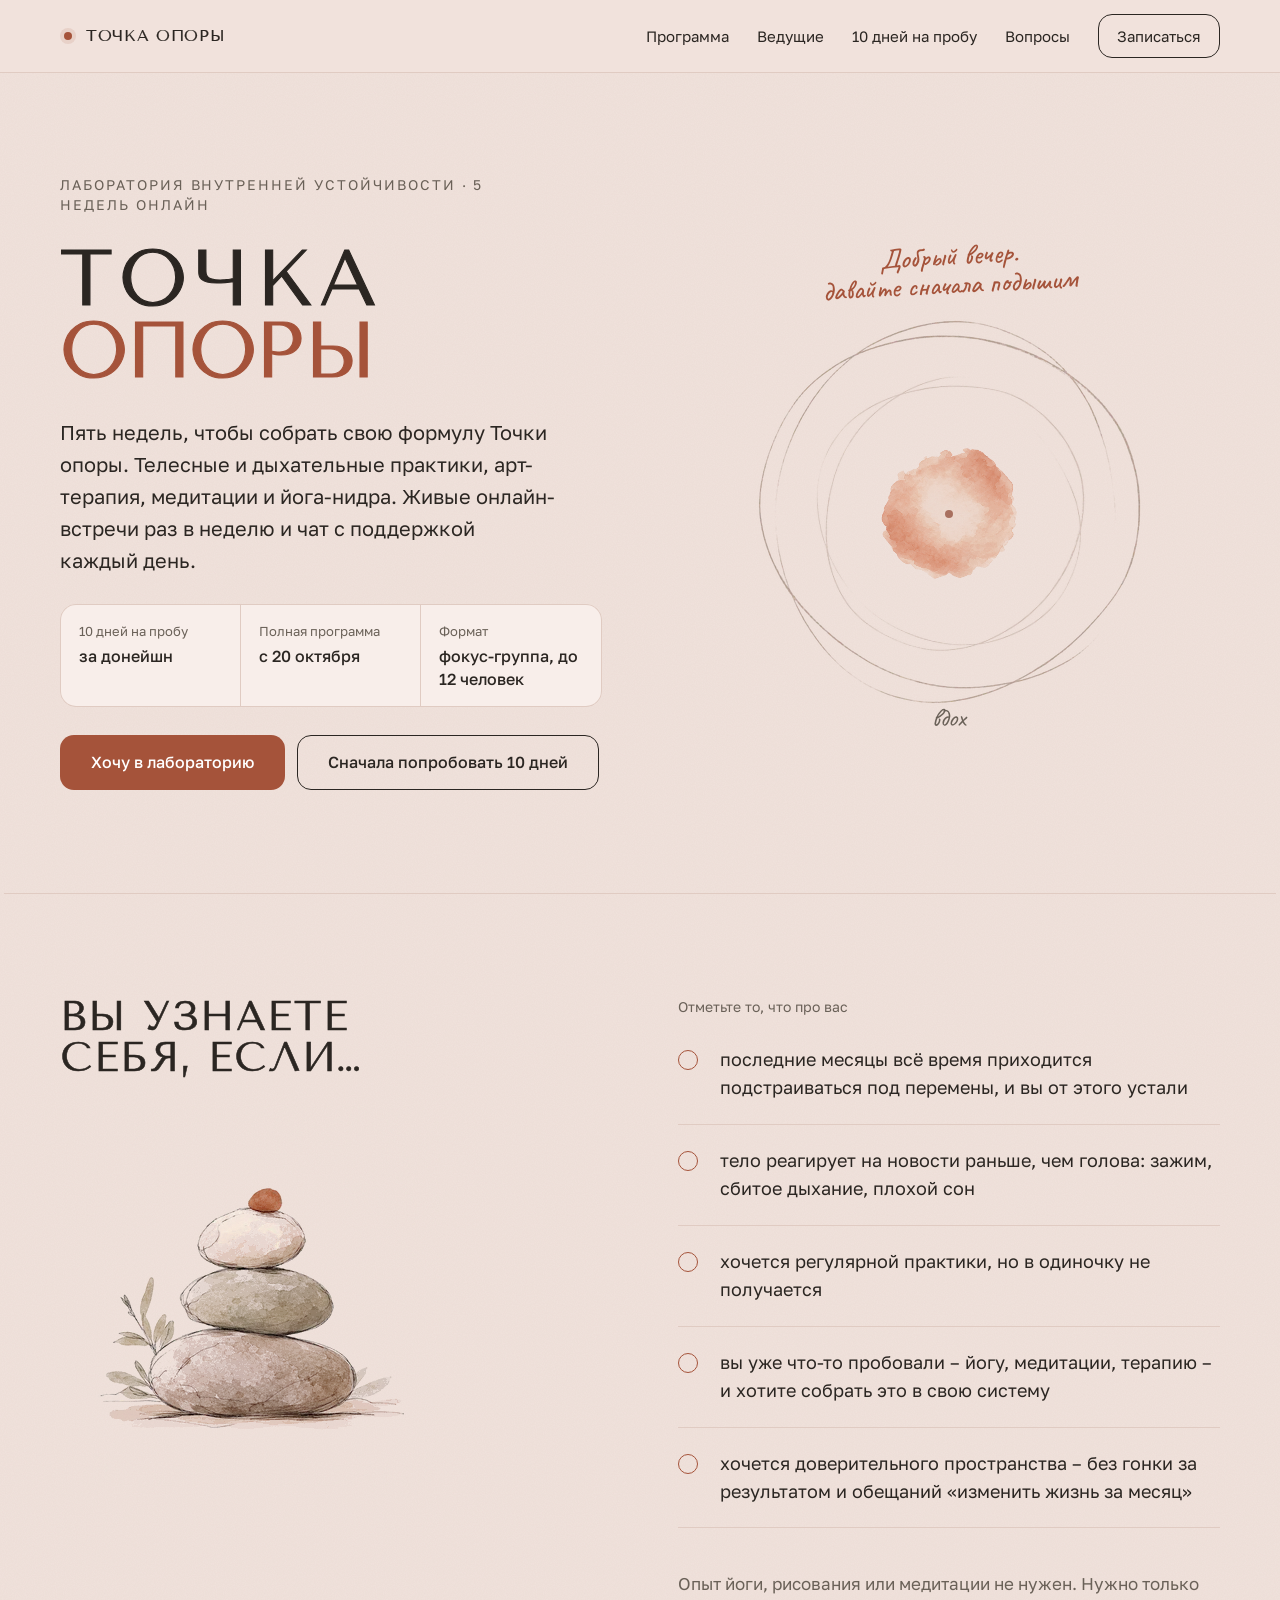
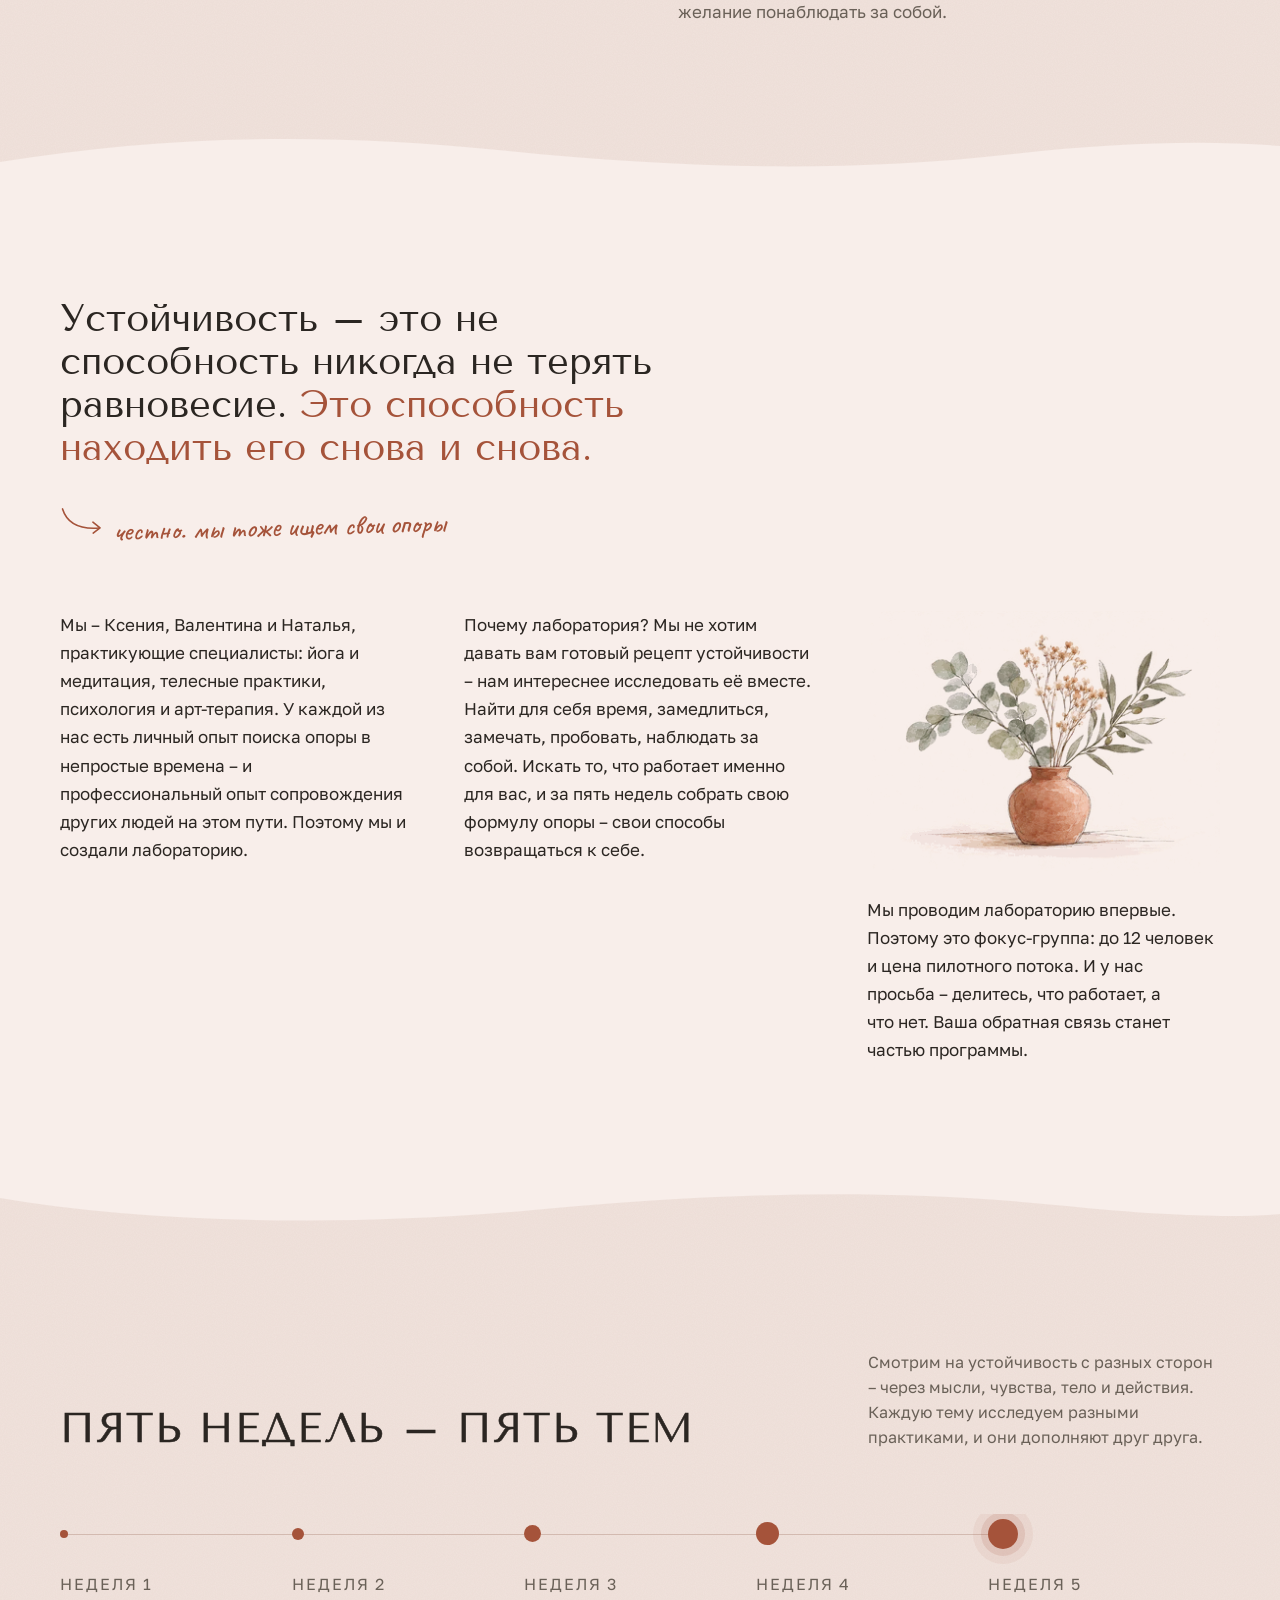
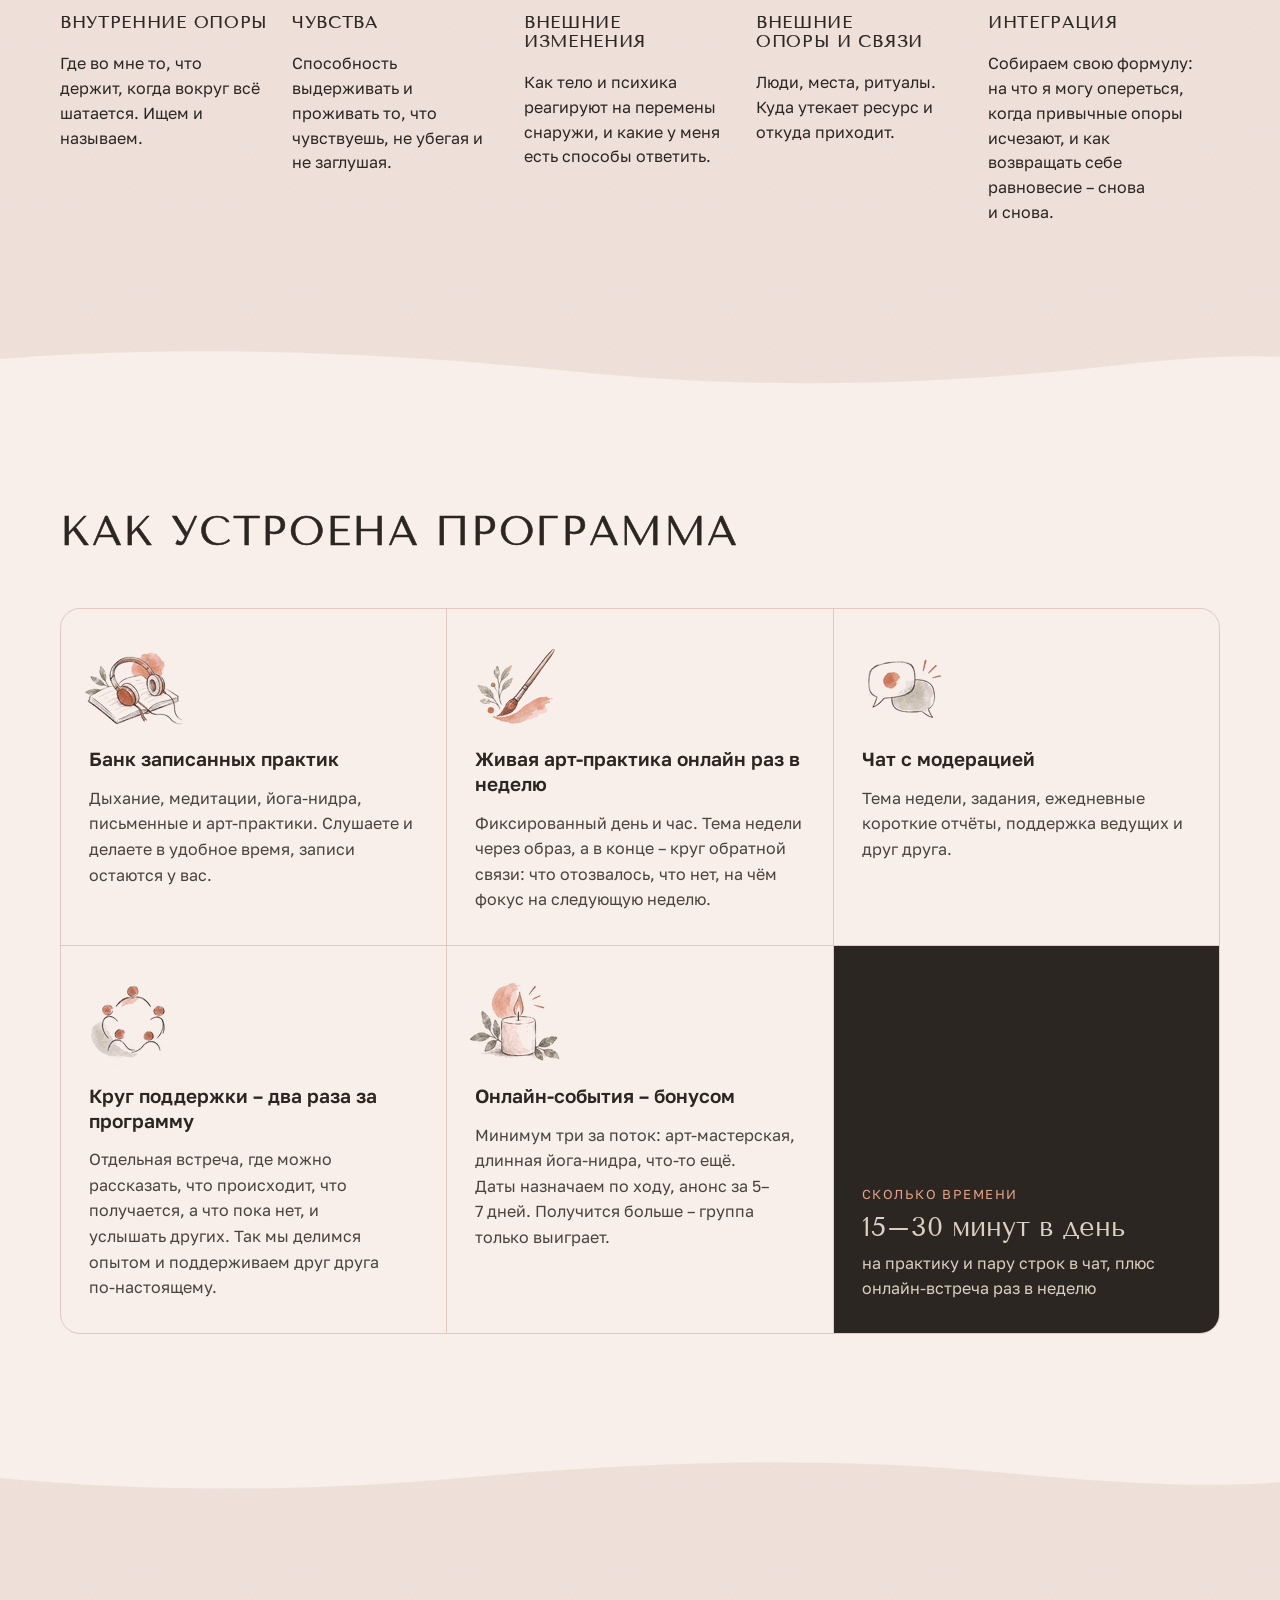
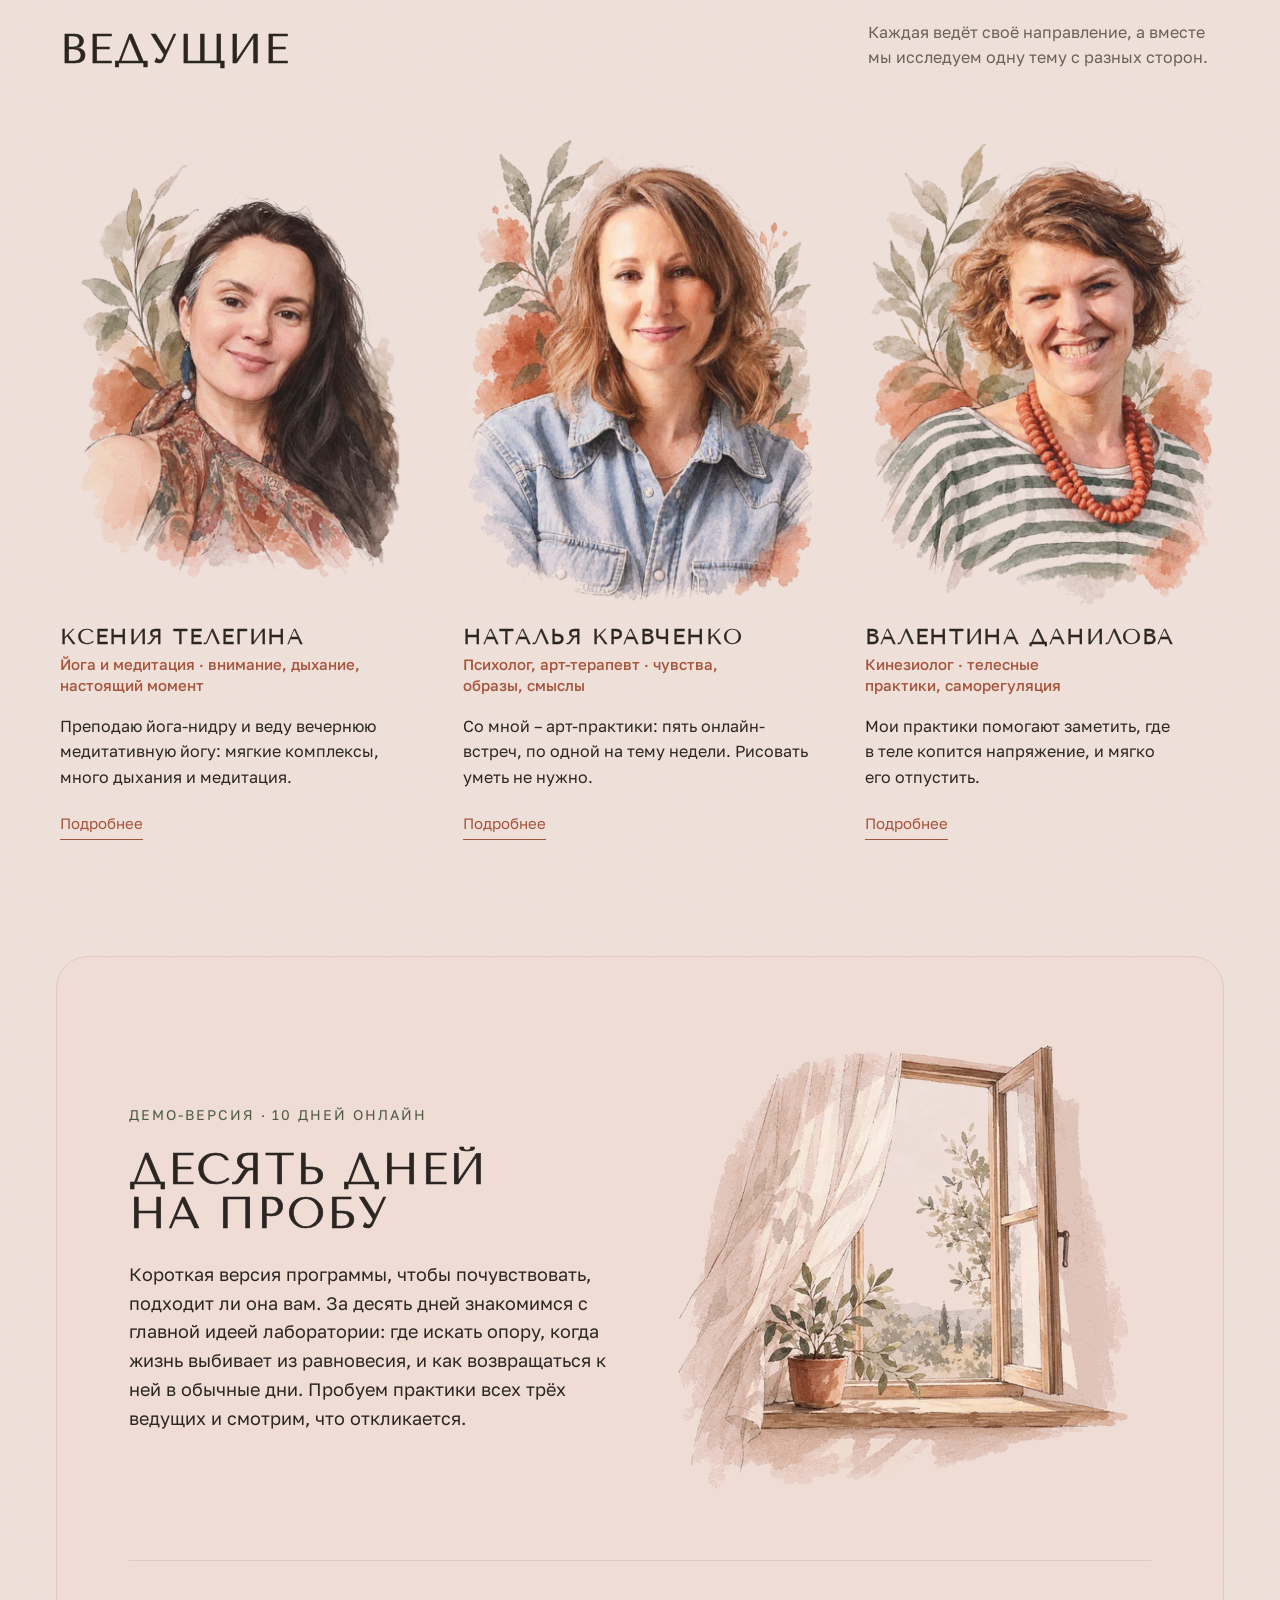
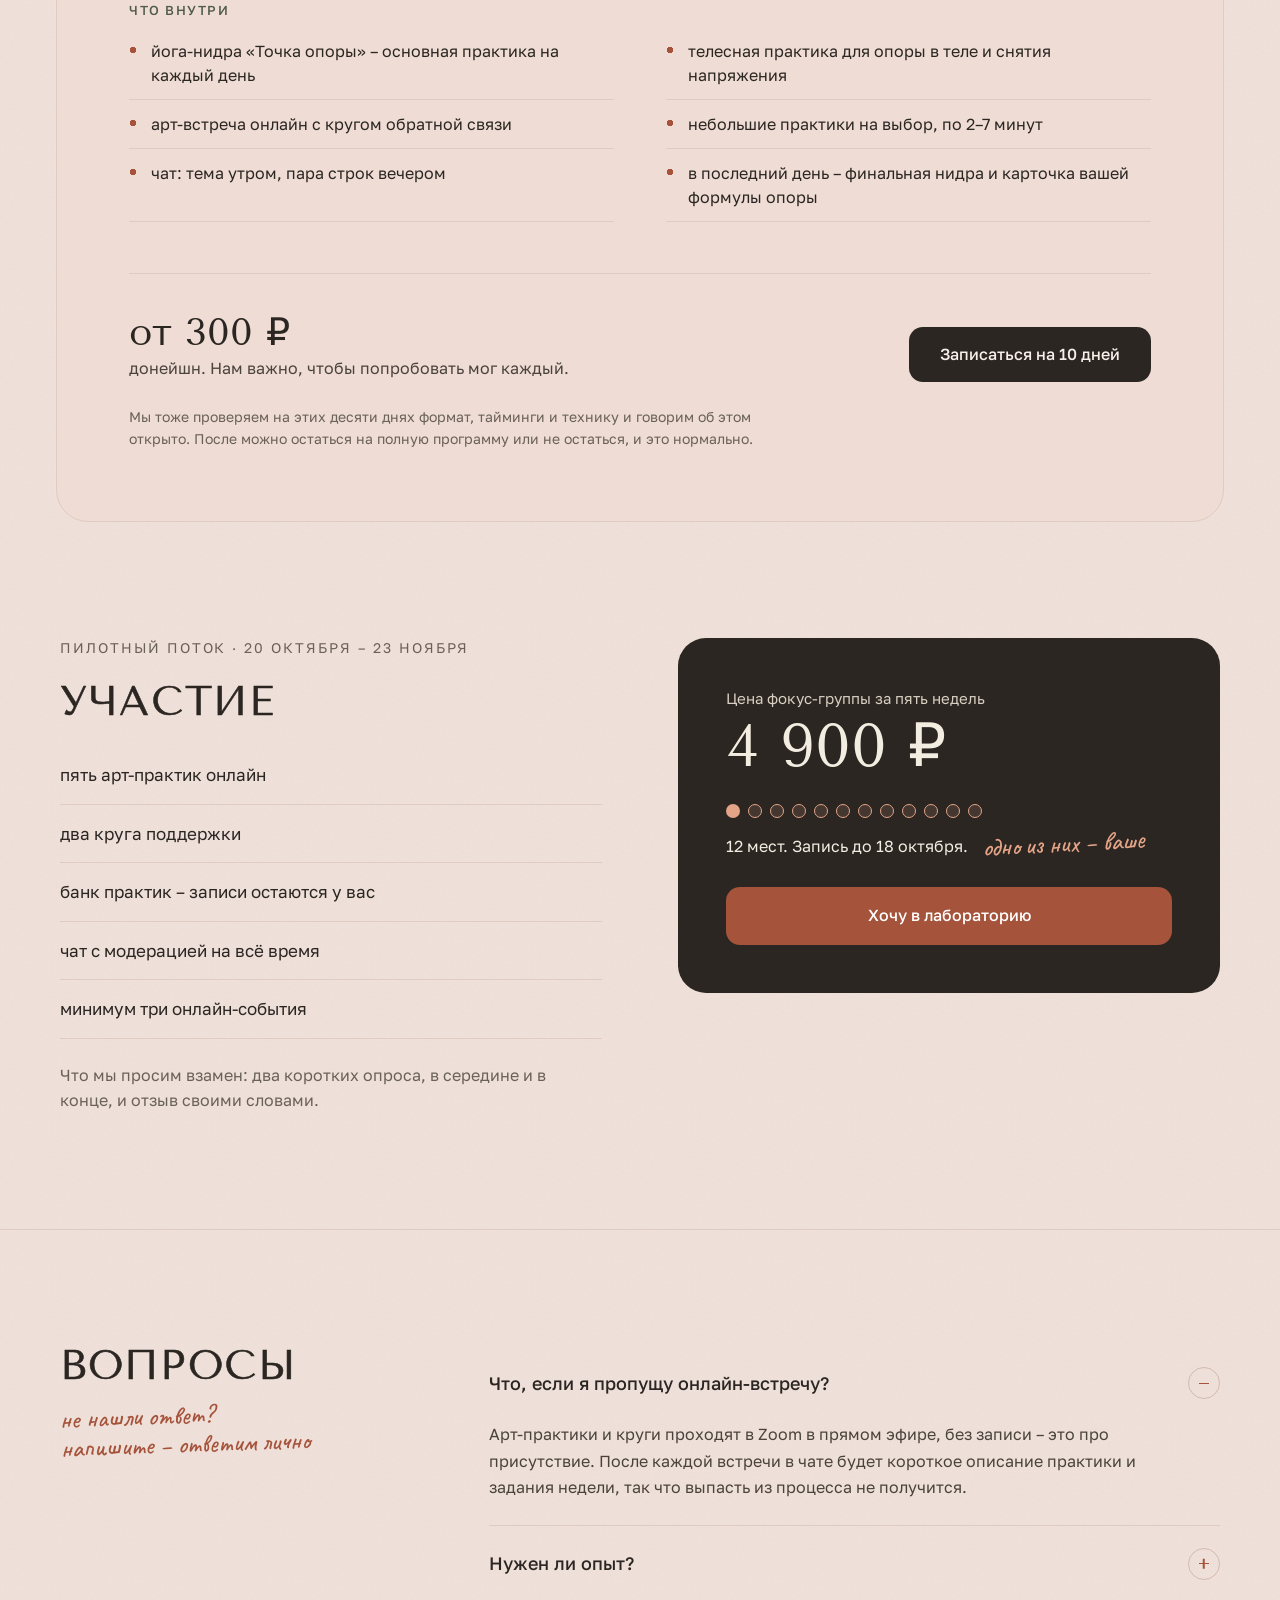
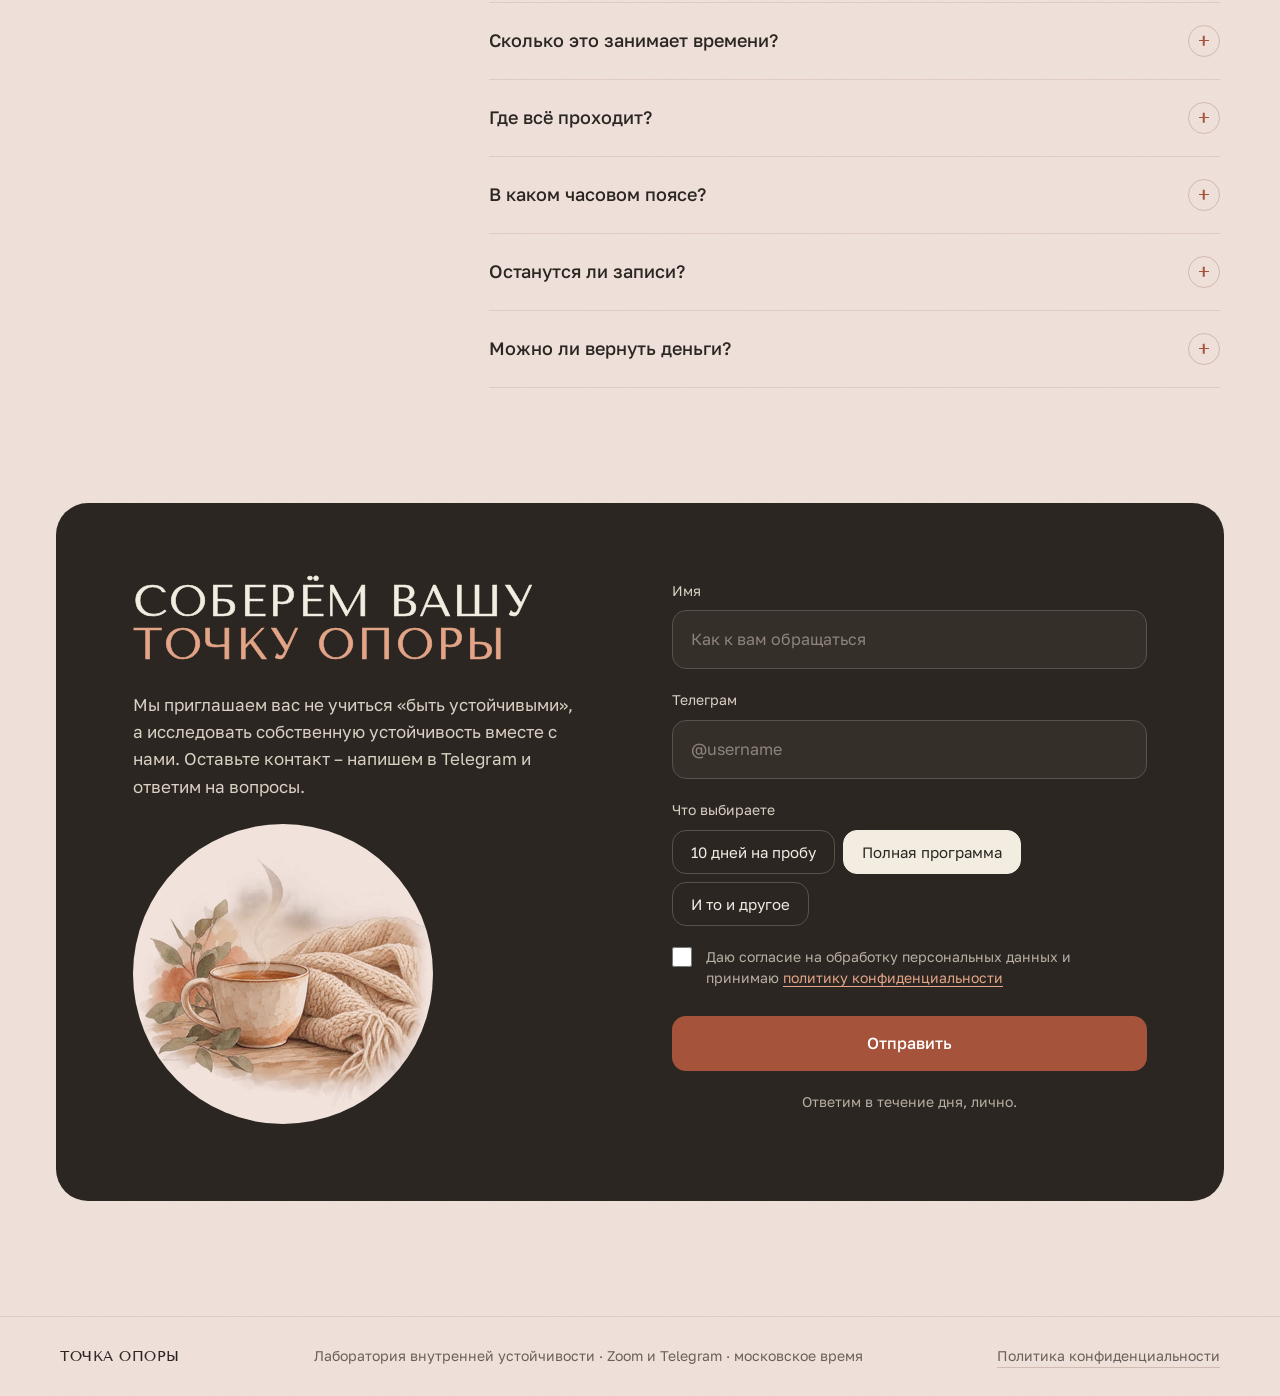
<file: index.html>
<!DOCTYPE html>
<html lang="ru" data-env="dev">
<head>
<meta charset="utf-8">
<meta name="viewport" content="width=device-width, initial-scale=1, viewport-fit=cover">
<title>Точка опоры – лаборатория внутренней устойчивости</title>
<meta name="description" content="Пять недель онлайн, чтобы собрать свою формулу Точки опоры. Телесные и дыхательные практики, арт-терапия, медитации и йога-нидра, живые онлайн-встречи раз в неделю и чат с поддержкой. Десять дней на пробу – за донейшн.">
<!-- черновик: снимается publish.sh, когда будет свой домен (PENDING D-01) -->
<meta name="robots" content="noindex, nofollow">
<link rel="canonical" href="https://xenaja.github.io/tochka-opory/">
<meta name="theme-color" content="#F1E2DC">
<link rel="icon" href="favicon.svg" type="image/svg+xml">
<link rel="icon" href="favicon-32.png" sizes="32x32" type="image/png">
<link rel="apple-touch-icon" href="apple-touch-icon.png">

<meta property="og:type" content="website">
<meta property="og:locale" content="ru_RU">
<meta property="og:site_name" content="Точка опоры">
<meta property="og:title" content="Точка опоры – лаборатория внутренней устойчивости">
<meta property="og:description" content="Пять недель онлайн, чтобы собрать свою формулу Точки опоры. Фокус-группа до 12 человек, старт 20 октября. Десять дней на пробу – за донейшн.">
<meta property="og:url" content="https://xenaja.github.io/tochka-opory/">
<meta property="og:image" content="https://xenaja.github.io/tochka-opory/og.jpg">
<meta property="og:image:width" content="1200">
<meta property="og:image:height" content="630">
<meta name="twitter:card" content="summary_large_image">

<!-- настройки сайта (шрифт заголовков, капс, заметки, дыхание) — до стилей, чтобы не было мигания -->
<script src="js/config.js"></script>

<link rel="preconnect" href="https://fonts.googleapis.com">
<link rel="preconnect" href="https://fonts.gstatic.com" crossorigin>
<link rel="stylesheet" href="https://fonts.googleapis.com/css2?family=Caveat:wght@500&family=Golos+Text:wght@400;500;600&display=swap">
<link rel="preload" as="image" href="img/breath-wash-420.webp" imagesrcset="img/breath-wash-420.webp 420w, img/breath-wash-700.webp 700w" imagesizes="(min-width: 480px) 420px, 90vw">
<link rel="stylesheet" href="css/tokens.css">
<link rel="stylesheet" href="css/base.css">
<link rel="stylesheet" href="css/sections.css">
<script type="module" src="js/main.js"></script>

<script type="application/ld+json">
{
  "@context": "https://schema.org",
  "@type": "Course",
  "name": "Точка опоры – лаборатория внутренней устойчивости",
  "description": "Пять недель, чтобы собрать свою формулу Точки опоры. Телесные и дыхательные практики, арт-терапия, медитации и йога-нидра. Живые онлайн-встречи раз в неделю и чат с поддержкой каждый день.",
  "inLanguage": "ru",
  "provider": { "@type": "Organization", "name": "Точка опоры", "url": "https://xenaja.github.io/tochka-opory/" },
  "offers": [
    { "@type": "Offer", "name": "Полная программа, пять недель", "price": "4900", "priceCurrency": "RUB", "category": "Paid" },
    { "@type": "Offer", "name": "Десять дней на пробу, донейшн", "price": "300", "priceCurrency": "RUB", "category": "Paid" }
  ],
  "hasCourseInstance": {
    "@type": "CourseInstance",
    "courseMode": "online",
    "startDate": "2026-10-20",
    "endDate": "2026-11-23",
    "location": { "@type": "VirtualLocation", "name": "Zoom и Telegram" },
    "instructor": [
      { "@type": "Person", "name": "Ксения Телегина", "jobTitle": "Йога и медитация" },
      { "@type": "Person", "name": "Наталья Кравченко", "jobTitle": "Психолог, арт-терапевт" },
      { "@type": "Person", "name": "Валентина Данилова", "jobTitle": "Кинезиолог, телесные практики" }
    ]
  }
}
</script>
<script type="application/ld+json">
{
  "@context": "https://schema.org",
  "@type": "FAQPage",
  "mainEntity": [
    { "@type": "Question", "name": "Что, если я пропущу онлайн-встречу?", "acceptedAnswer": { "@type": "Answer", "text": "Арт-практики и круги проходят в Zoom в прямом эфире, без записи – это про присутствие. После каждой встречи в чате будет короткое описание практики и задания недели, так что выпасть из процесса не получится." } },
    { "@type": "Question", "name": "Нужен ли опыт?", "acceptedAnswer": { "@type": "Answer", "text": "Нет. Ни в йоге, ни в рисовании, ни в медитации." } },
    { "@type": "Question", "name": "Сколько это занимает времени?", "acceptedAnswer": { "@type": "Answer", "text": "15–30 минут в день и одна онлайн-встреча в неделю. Бонусные события – по желанию." } },
    { "@type": "Question", "name": "Где всё проходит?", "acceptedAnswer": { "@type": "Answer", "text": "Живые встречи в Zoom, чат и записи в закрытом Telegram-канале." } },
    { "@type": "Question", "name": "В каком часовом поясе?", "acceptedAnswer": { "@type": "Answer", "text": "Московское время. Точный день и час встреч объявим до старта." } },
    { "@type": "Question", "name": "Останутся ли записи?", "acceptedAnswer": { "@type": "Answer", "text": "Да, банк практик и записи нидр останутся у вас после программы." } },
    { "@type": "Question", "name": "Можно ли вернуть деньги?", "acceptedAnswer": { "@type": "Answer", "text": "До старта – полностью. После первой недели – за вычетом прошедшей." } }
  ]
}
</script>
</head>
<body>
<a class="skip" href="#main">К содержанию</a>

<header class="hdr">
  <div class="wrap hdr-in">
    <a class="logo hd" href="#top" aria-label="Точка опоры – наверх">
      <span class="logo-dot" id="logoDot" aria-hidden="true"></span>
      <span>Точка опоры</span>
    </a>
    <nav class="nav" aria-label="Разделы">
      <div class="nav-links">
        <a href="#program">Программа</a>
        <a href="#hosts">Ведущие</a>
        <a href="#demo">10 дней на пробу</a>
        <a href="#faq">Вопросы</a>
      </div>
      <a class="btn btn--ghost btn--sm" href="#form" data-choice="full">Записаться</a>
    </nav>
  </div>
</header>

<main id="main">
<span id="top"></span>

<!-- 01 · Первый экран -->
<section class="wrap hero" aria-labelledby="h-hero">
  <div class="hero-main">
    <p class="eyebrow">Лаборатория внутренней устойчивости · 5 недель онлайн</p>
    <h1 class="hd h1" id="h-hero">Точка<br><em>опоры</em></h1>
    <p class="lead">Пять недель, чтобы собрать свою формулу Точки опоры. Телесные и дыхательные практики, арт-терапия, медитации и йога-нидра. Живые онлайн-встречи раз в неделю и чат с поддержкой каждый день.</p>
    <dl class="facts">
      <div><dt>10 дней на пробу</dt><dd>за донейшн</dd></div>
      <div><dt>Полная программа</dt><dd>с 20 октября</dd></div>
      <div><dt>Формат</dt><dd>фокус-группа, до 12 человек</dd></div>
    </dl>
    <div class="cta-row">
      <a class="btn btn--clay" href="#form" data-choice="full">Хочу в лабораторию</a>
      <a class="btn btn--ghost" href="#demo">Сначала попробовать 10 дней</a>
    </div>
  </div>

  <div class="breath-col">
    <p class="note"><span id="greeting">Добрый день.</span><br>давайте сначала подышим</p>
    <div class="breath" role="img" aria-label="Дыхательный круг: пятно медленно растёт на вдохе и сжимается на выдохе">
      <img class="breath-ring" src="img/ring-pencil-420.webp" srcset="img/ring-pencil-420.webp 420w, img/ring-pencil-800.webp 800w" sizes="(min-width: 480px) 420px, 90vw" width="420" height="420" alt="" decoding="async" draggable="false">
      <img class="breath-ring breath-ring--in" src="img/ring-pencil-420.webp" srcset="img/ring-pencil-420.webp 420w, img/ring-pencil-800.webp 800w" sizes="(min-width: 480px) 302px, 65vw" width="302" height="302" alt="" decoding="async" draggable="false">
      <div class="breath-wash" aria-hidden="true">
        <img src="img/breath-wash-420.webp" srcset="img/breath-wash-420.webp 420w, img/breath-wash-700.webp 700w" sizes="(min-width: 480px) 420px, 90vw" width="420" height="420" alt="" fetchpriority="high" decoding="async" draggable="false">
      </div>
      <span class="breath-center" aria-hidden="true"></span>
      <p class="breath-say" aria-hidden="true">
        <span class="in">вдох</span>
        <span class="out">выдох</span>
        <span class="still">точка опоры</span>
      </p>
    </div>
  </div>
</section>

<!-- 02 · Для кого -->
<section class="wrap who" aria-labelledby="h-who">
  <div class="who-head">
    <h2 class="hd h2" id="h-who">Вы узнаете себя, если…</h2>
    <img class="who-art" src="img/il-stones-380.webp" srcset="img/il-stones-380.webp 380w, img/il-stones-760.webp 760w" sizes="(min-width: 440px) 380px, 90vw" width="380" height="380" alt="Три гладких камня, поставленные друг на друга, на верхнем – маленькая терракотовая точка" loading="lazy" decoding="async">
  </div>
  <div class="who-list">
    <p class="who-hint" id="who-hint">Отметьте то, что про вас</p>
    <div role="group" aria-labelledby="who-hint">
      <button class="chk" type="button" aria-pressed="false"><span class="chk-dot" aria-hidden="true"></span><span>последние месяцы всё время приходится подстраиваться под перемены, и вы от этого устали</span></button>
      <button class="chk" type="button" aria-pressed="false"><span class="chk-dot" aria-hidden="true"></span><span>тело реагирует на новости раньше, чем голова: зажим, сбитое дыхание, плохой сон</span></button>
      <button class="chk" type="button" aria-pressed="false"><span class="chk-dot" aria-hidden="true"></span><span>хочется регулярной практики, но в одиночку не получается</span></button>
      <button class="chk" type="button" aria-pressed="false"><span class="chk-dot" aria-hidden="true"></span><span>вы уже что-то пробовали – йогу, медитации, терапию – и хотите собрать это в свою систему</span></button>
      <button class="chk" type="button" aria-pressed="false"><span class="chk-dot" aria-hidden="true"></span><span>хочется доверительного пространства – без гонки за результатом и обещаний «изменить жизнь за месяц»</span></button>
    </div>
    <div class="who-foot">
      <div aria-live="polite">
        <div class="who-answer" id="whoAnswer" hidden>
          <p class="hd-plain who-msg" id="whoMsg"></p>
          <a class="link-u" href="#demo">Начать с десяти дней на пробу →</a>
        </div>
      </div>
      <p class="who-note">Опыт йоги, рисования или медитации не нужен. Нужно только желание понаблюдать за собой.</p>
    </div>
  </div>
</section>

<!-- 03 · Что такое лаборатория -->
<section class="band" aria-label="Что такое лаборатория">
  <svg class="wave wave--top" viewBox="0 0 1440 56" preserveAspectRatio="none" aria-hidden="true" focusable="false"><path d="M0 56 L0 34 C 180 8 360 4 560 22 C 760 40 940 46 1140 26 C 1260 14 1360 12 1440 18 L1440 56 Z"/></svg>
  <svg class="wave wave--bottom" viewBox="0 0 1440 56" preserveAspectRatio="none" aria-hidden="true" focusable="false"><path d="M0 0 L0 20 C 160 44 380 50 600 32 C 820 14 1000 10 1200 28 C 1310 38 1390 40 1440 36 L1440 0 Z"/></svg>
  <div class="wrap lab">
    <p class="hd-plain quote">Устойчивость – это не способность никогда не терять равновесие. <em>Это способность находить его снова и снова.</em></p>
    <p class="note note--arrow">
      <svg width="46" height="30" viewBox="0 0 46 30" fill="none" stroke-width="1.6" stroke-linecap="round" stroke-linejoin="round" aria-hidden="true" focusable="false"><path d="M3 3c4 14 16 21 36 20"/><path d="M33 17l7 6-7 5"/></svg>
      <span>честно. мы тоже ищем свои опоры</span>
    </p>
    <div class="lab-cols">
      <p>Мы – Ксения, Валентина и Наталья, практикующие специалисты: йога и медитация, телесные практики, психология и арт-терапия. У каждой из нас есть личный опыт поиска опоры в непростые времена – и профессиональный опыт сопровождения других людей на этом пути. Поэтому мы и создали лабораторию.</p>
      <p>Почему лаборатория? Мы не хотим давать вам готовый рецепт устойчивости – нам интереснее исследовать её вместе. Найти для себя время, замедлиться, замечать, пробовать, наблюдать за собой. Искать то, что работает именно для вас, и за пять недель собрать свою формулу опоры – свои способы возвращаться к себе.</p>
      <div>
        <img class="lab-art" src="img/il-three-360.webp" srcset="img/il-three-360.webp 360w, img/il-three-720.webp 720w" sizes="(min-width: 1160px) 330px, (min-width: 700px) 45vw, 90vw" width="360" height="270" alt="Три разные ветки – эвкалипт, сухоцвет и олива – в одной глиняной вазе" loading="lazy" decoding="async">
        <p>Мы проводим лабораторию впервые. Поэтому это фокус-группа: до 12 человек и цена пилотного потока. И у нас просьба – делитесь, что работает, а что нет. Ваша обратная связь станет частью программы.</p>
      </div>
    </div>
  </div>
</section>

<!-- 04 · Пять недель -->
<section class="wrap sec-stack" id="program" aria-labelledby="h-program">
  <div class="sec-head">
    <h2 class="hd h2" id="h-program">Пять недель&nbsp;– пять тем</h2>
    <p>Смотрим на устойчивость с разных сторон – через мысли, чувства, тело и действия. Каждую тему исследуем разными практиками, и они дополняют друг друга.</p>
  </div>
  <ol class="weeks">
    <li class="week">
      <div class="week-mark" aria-hidden="true"><i></i></div>
      <p class="label">Неделя 1</p>
      <h3 class="hd">Внутренние опоры</h3>
      <p>Где во мне то, что держит, когда вокруг всё шатается. Ищем и называем.</p>
    </li>
    <li class="week">
      <div class="week-mark" aria-hidden="true"><i></i></div>
      <p class="label">Неделя 2</p>
      <h3 class="hd">Чувства</h3>
      <p>Способность выдерживать и проживать то, что чувствуешь, не убегая и не заглушая.</p>
    </li>
    <li class="week">
      <div class="week-mark" aria-hidden="true"><i></i></div>
      <p class="label">Неделя 3</p>
      <h3 class="hd">Внешние изменения</h3>
      <p>Как тело и психика реагируют на перемены снаружи, и какие у меня есть способы ответить.</p>
    </li>
    <li class="week">
      <div class="week-mark" aria-hidden="true"><i></i></div>
      <p class="label">Неделя 4</p>
      <h3 class="hd">Внешние опоры и связи</h3>
      <p>Люди, места, ритуалы. Куда утекает ресурс и откуда приходит.</p>
    </li>
    <li class="week">
      <div class="week-mark" aria-hidden="true"><i></i></div>
      <p class="label">Неделя 5</p>
      <h3 class="hd">Интеграция</h3>
      <p>Собираем свою формулу: на что я могу опереться, когда привычные опоры исчезают, и как возвращать себе равновесие – снова и снова.</p>
    </li>
  </ol>
</section>

<!-- 05 · Как устроена неделя -->
<section class="band" aria-labelledby="h-how">
  <svg class="wave wave--top" viewBox="0 0 1440 56" preserveAspectRatio="none" aria-hidden="true" focusable="false"><path d="M0 56 L0 18 C 200 4 420 10 640 30 C 860 50 1060 44 1260 24 C 1340 16 1400 14 1440 16 L1440 56 Z"/></svg>
  <svg class="wave wave--bottom" viewBox="0 0 1440 56" preserveAspectRatio="none" aria-hidden="true" focusable="false"><path d="M0 0 L0 30 C 140 42 320 46 520 30 C 720 14 920 8 1120 24 C 1260 36 1370 40 1440 34 L1440 0 Z"/></svg>
  <div class="wrap how">
    <h2 class="hd h2" id="h-how">Как устроена программа</h2>
    <ul class="how-grid">
      <li>
        <img src="img/ic-bank-104.webp" srcset="img/ic-bank-104.webp 1x, img/ic-bank-208.webp 2x" width="104" height="104" alt="" loading="lazy" decoding="async">
        <h3>Банк записанных практик</h3>
        <p>Дыхание, медитации, йога-нидра, письменные и арт-практики. Слушаете и делаете в удобное время, записи остаются у вас.</p>
      </li>
      <li>
        <img src="img/ic-art-104.webp" srcset="img/ic-art-104.webp 1x, img/ic-art-208.webp 2x" width="104" height="104" alt="" loading="lazy" decoding="async">
        <h3>Живая арт-практика онлайн раз в неделю</h3>
        <p>Фиксированный день и час. Тема недели через образ, а в конце – круг обратной связи: что отозвалось, что нет, на чём фокус на следующую неделю.</p>
      </li>
      <li>
        <img src="img/ic-chat-104.webp" srcset="img/ic-chat-104.webp 1x, img/ic-chat-208.webp 2x" width="104" height="104" alt="" loading="lazy" decoding="async">
        <h3>Чат с модерацией</h3>
        <p>Тема недели, задания, ежедневные короткие отчёты, поддержка ведущих и друг друга.</p>
      </li>
      <li>
        <img src="img/ic-circle-104.webp" srcset="img/ic-circle-104.webp 1x, img/ic-circle-208.webp 2x" width="104" height="104" alt="" loading="lazy" decoding="async">
        <h3>Круг поддержки – два раза за программу</h3>
        <p>Отдельная встреча, где можно рассказать, что происходит, что получается, а что пока нет, и услышать других. Так мы делимся опытом и поддерживаем друг друга по-настоящему.</p>
      </li>
      <li>
        <img src="img/ic-events-104.webp" srcset="img/ic-events-104.webp 1x, img/ic-events-208.webp 2x" width="104" height="104" alt="" loading="lazy" decoding="async">
        <h3>Онлайн-события – бонусом</h3>
        <p>Минимум три за поток: арт-мастерская, длинная йога-нидра, что-то ещё. Даты назначаем по ходу, анонс за 5–7 дней. Получится больше – группа только выиграет.</p>
      </li>
      <li class="how-time">
        <p class="label">Сколько времени</p>
        <p class="hd-plain">15–30 минут в день</p>
        <p>на практику и пару строк в чат, плюс онлайн-встреча раз в неделю</p>
      </li>
    </ul>
  </div>
</section>

<!-- 06 · Ведущие -->
<section class="wrap sec-stack" id="hosts" aria-labelledby="h-hosts">
  <div class="sec-head">
    <h2 class="hd h2" id="h-hosts">Ведущие</h2>
    <p>Каждая ведёт своё направление, а вместе мы исследуем одну тему с разных сторон.</p>
  </div>
  <div class="hosts">
    <article class="host">
      <img src="img/ph-kseniya-360.webp?v=3" srcset="img/ph-kseniya-360.webp?v=3 360w, img/ph-kseniya-720.webp?v=3 720w" sizes="(min-width: 1160px) 340px, (min-width: 700px) 45vw, 90vw" width="360" height="480" alt="Акварельный портрет Ксении Телегиной" loading="lazy" decoding="async">
      <div class="host-name">
        <h3 class="hd">Ксения Телегина</h3>
        <p class="host-role">Йога и медитация · внимание, дыхание, настоящий момент</p>
      </div>
      <p>Преподаю йога-нидру и веду вечернюю медитативную йогу: мягкие комплексы, много дыхания и медитация.</p>
      <div class="host-more" id="bio-k">
        <p>Я веду три направления. Вечерняя расслабляющая йога – спокойные комплексы, чтобы отпустить день. Йога-нидра – практика, где лежишь, следуешь за голосом и глубоко перезагружаешь нервную систему, а намерение, сформулированное в состоянии между сном и явью, потом прорастает в жизни. Будут короткие записи и одна-две длинные тематические нидры онлайн за программу. И медитация – для тех, кто хочет начать, бросает или хочет разобраться глубже: типы, ключи, с чего проще стартовать.</p>
        <p>Ещё за мной круги поддержки – два за программу, где мы делимся опытом и слышим друг друга.</p>
      </div>
      <button class="text-btn" type="button" aria-expanded="true" aria-controls="bio-k" hidden>Подробнее</button>
    </article>
    <article class="host">
      <img src="img/ph-natalya-360.webp" srcset="img/ph-natalya-360.webp 360w, img/ph-natalya-720.webp 720w" sizes="(min-width: 1160px) 340px, (min-width: 700px) 45vw, 90vw" width="360" height="480" alt="Акварельный портрет Натальи Кравченко" loading="lazy" decoding="async">
      <div class="host-name">
        <h3 class="hd">Наталья Кравченко</h3>
        <p class="host-role">Психолог, арт-терапевт · чувства, образы, смыслы</p>
      </div>
      <p>Со мной – арт-практики: пять онлайн-встреч, по одной на тему недели. Рисовать уметь не нужно.</p>
      <div class="host-more" id="bio-n">
        <p>Арт-терапия не про результат на бумаге, а про то, что становится видно, когда руки заняты, а голова отпускает контроль. Внутренние опоры, чувства, реакции на перемены, связи, портрет своей устойчивости – каждую тему проживём через образ, а потом поговорим о том, что получилось.</p>
        <p>После каждой встречи – короткое описание практики для тех, кто пропустил, и список материалов на следующую неделю. Ничего сложного: бумага, то, чем рисуете, иногда что-то из дома.</p>
      </div>
      <button class="text-btn" type="button" aria-expanded="true" aria-controls="bio-n" hidden>Подробнее</button>
    </article>
    <article class="host">
      <img src="img/ph-valentina-360.webp" srcset="img/ph-valentina-360.webp 360w, img/ph-valentina-720.webp 720w" sizes="(min-width: 1160px) 340px, (min-width: 700px) 45vw, 90vw" width="360" height="480" alt="Акварельный портрет Валентины Даниловой" loading="lazy" decoding="async">
      <div class="host-name">
        <h3 class="hd">Валентина Данилова</h3>
        <p class="host-role">Кинезиолог · телесные практики, саморегуляция</p>
      </div>
      <p>Мои практики помогают заметить, где в теле копится напряжение, и мягко его отпустить.</p>
      <div class="host-more" id="bio-v">
        <p>Тело часто знает, где наша опора, раньше, чем мы формулируем это словами: где зажимается при тревоге, где расслабляется в безопасности, откуда берётся сила, когда нужно устоять. Будем работать с этим через простые движения, дыхание и внимание к ощущениям – без сложных техник и без спорта.</p>
        <p>Практики короткие, их можно встроить в любой день. Что-то останется с вами как быстрый способ вернуть себя в тело, когда вокруг штормит.</p>
      </div>
      <button class="text-btn" type="button" aria-expanded="true" aria-controls="bio-v" hidden>Подробнее</button>
    </article>
  </div>
</section>

<!-- 07 · Десять дней на пробу (демо) -->
<section class="ow-sec" id="demo" aria-labelledby="h-ow">
  <div class="ow">
    <div class="ow-text">
      <p class="eyebrow">Демо-версия · 10&nbsp;дней онлайн</p>
      <h2 class="hd h2 h2--xl" id="h-ow">Десять дней на&nbsp;пробу</h2>
      <p class="ow-lead">Короткая версия программы, чтобы почувствовать, подходит ли она вам. За десять дней знакомимся с главной идеей лаборатории: где искать опору, когда жизнь выбивает из равновесия, и как возвращаться к ней в обычные дни. Пробуем практики всех трёх ведущих и смотрим, что откликается.</p>
    </div>
    <img class="ow-art" src="img/il-window-480.webp" srcset="img/il-window-480.webp 480w, img/il-window-960.webp 960w" sizes="(min-width: 560px) 480px, 80vw" width="480" height="480" alt="Приоткрытое окно с лёгкой занавеской и растением на подоконнике" loading="lazy" decoding="async">

    <div class="ow-parts">
      <div class="ow-inside">
        <h3 class="label">Что внутри</h3>
        <ul>
          <li>йога-нидра «Точка опоры» – основная практика на каждый день</li>
          <li>телесная практика для опоры в теле и снятия напряжения</li>
          <li>арт-встреча онлайн с кругом обратной связи</li>
          <li>небольшие практики на выбор, по 2–7 минут</li>
          <li>чат: тема утром, пара строк вечером</li>
          <li>в последний день – финальная нидра и карточка вашей формулы опоры</li>
        </ul>
      </div>
    </div>

    <div class="ow-foot">
      <p class="ow-price">
        <span class="hd-plain">от 300 ₽</span>
        <span>донейшн. Нам важно, чтобы попробовать мог каждый.</span>
      </p>
      <div class="ow-cta">
        <a class="btn btn--ink" href="#form" data-choice="open">Записаться на 10 дней</a>
      </div>
      <p class="ow-fine">Мы тоже проверяем на этих десяти днях формат, тайминги и технику и говорим об этом открыто. После можно остаться на полную программу или не остаться, и это нормально.</p>
    </div>
  </div>
</section>

<!-- 08 · Участие -->
<section class="wrap join" aria-labelledby="h-join">
  <div class="join-text">
    <p class="eyebrow">Пилотный поток · 20 октября – 23 ноября</p>
    <h2 class="hd h2" id="h-join">Участие</h2>
    <ul class="join-list">
      <li>пять арт-практик онлайн</li>
      <li>два круга поддержки</li>
      <li>банк практик – записи остаются у вас</li>
      <li>чат с модерацией на всё время</li>
      <li>минимум три онлайн-события</li>
    </ul>
    <p class="join-ask">Что мы просим взамен: два коротких опроса, в середине и в конце, и отзыв своими словами.</p>
  </div>
  <div class="price-card">
    <p class="price-top">
      <span>Цена фокус-группы за пять недель</span>
      <span class="hd-plain price">4 900 ₽</span>
    </p>
    <div class="seats-wrap">
      <div class="seats" aria-hidden="true"><i title="ваше место"></i><i></i><i></i><i></i><i></i><i></i><i></i><i></i><i></i><i></i><i></i><i></i></div>
      <p class="seats-cap">
        <span>12 мест. Запись до 18 октября.</span>
        <span class="note">одно из них – ваше</span>
      </p>
    </div>
    <a class="btn btn--clay" href="#form" data-choice="full">Хочу в лабораторию</a>
  </div>
</section>

<!-- 09 · Вопросы -->
<section class="faq-sec" id="faq" aria-labelledby="h-faq">
  <div class="wrap faq">
    <div class="faq-head">
      <h2 class="hd h2" id="h-faq">Вопросы</h2>
      <p class="note">не нашли ответ?<br>напишите – ответим лично</p>
    </div>
    <div class="faq-list">
      <div class="faq-item">
        <h3><button class="faq-q" type="button" aria-expanded="true" aria-controls="faq-1" id="faq-q1">Что, если я пропущу онлайн-встречу?<span class="faq-sign" aria-hidden="true"></span></button></h3>
        <p class="faq-a" id="faq-1" role="region" aria-labelledby="faq-q1">Арт-практики и круги проходят в Zoom в прямом эфире, без записи – это про присутствие. После каждой встречи в чате будет короткое описание практики и задания недели, так что выпасть из процесса не получится.</p>
      </div>
      <div class="faq-item">
        <h3><button class="faq-q" type="button" aria-expanded="true" aria-controls="faq-2" id="faq-q2">Нужен ли опыт?<span class="faq-sign" aria-hidden="true"></span></button></h3>
        <p class="faq-a" id="faq-2" role="region" aria-labelledby="faq-q2">Нет. Ни в йоге, ни в рисовании, ни в медитации.</p>
      </div>
      <div class="faq-item">
        <h3><button class="faq-q" type="button" aria-expanded="true" aria-controls="faq-3" id="faq-q3">Сколько это занимает времени?<span class="faq-sign" aria-hidden="true"></span></button></h3>
        <p class="faq-a" id="faq-3" role="region" aria-labelledby="faq-q3">15–30 минут в день и одна онлайн-встреча в неделю. Бонусные события – по желанию.</p>
      </div>
      <div class="faq-item">
        <h3><button class="faq-q" type="button" aria-expanded="true" aria-controls="faq-4" id="faq-q4">Где всё проходит?<span class="faq-sign" aria-hidden="true"></span></button></h3>
        <p class="faq-a" id="faq-4" role="region" aria-labelledby="faq-q4">Живые встречи в Zoom, чат и записи в закрытом Telegram-канале.</p>
      </div>
      <div class="faq-item">
        <h3><button class="faq-q" type="button" aria-expanded="true" aria-controls="faq-5" id="faq-q5">В каком часовом поясе?<span class="faq-sign" aria-hidden="true"></span></button></h3>
        <p class="faq-a" id="faq-5" role="region" aria-labelledby="faq-q5">Московское время. Точный день и час встреч объявим до старта.</p>
      </div>
      <div class="faq-item">
        <h3><button class="faq-q" type="button" aria-expanded="true" aria-controls="faq-6" id="faq-q6">Останутся ли записи?<span class="faq-sign" aria-hidden="true"></span></button></h3>
        <p class="faq-a" id="faq-6" role="region" aria-labelledby="faq-q6">Да, банк практик и записи нидр останутся у вас после программы.</p>
      </div>
      <div class="faq-item">
        <h3><button class="faq-q" type="button" aria-expanded="true" aria-controls="faq-7" id="faq-q7">Можно ли вернуть деньги?<span class="faq-sign" aria-hidden="true"></span></button></h3>
        <p class="faq-a" id="faq-7" role="region" aria-labelledby="faq-q7">До старта – полностью. После первой недели – за вычетом прошедшей.</p>
      </div>
    </div>
  </div>
</section>

<!-- 10 · Форма -->
<section class="form-sec" id="form" aria-labelledby="h-form">
  <div class="form-box">
    <div class="form-intro">
      <h2 class="hd h2 h2--xl" id="h-form">Соберём вашу<br><em>точку опоры</em></h2>
      <p>Мы приглашаем вас не учиться «быть устойчивыми», а исследовать собственную устойчивость вместе с нами. Оставьте контакт – напишем в Telegram и ответим на вопросы.</p>
      <div class="form-art">
        <img src="img/il-tea-300.webp" srcset="img/il-tea-300.webp 300w, img/il-tea-600.webp 600w" sizes="300px" width="300" height="300" alt="Чашка чая с тонкой струйкой пара рядом со сложенным вязаным пледом" loading="lazy" decoding="async">
      </div>
    </div>

    <form class="lead-form" id="leadForm" novalidate data-pending="F-01">
      <div class="field">
        <label for="lf-name">Имя</label>
        <input type="text" id="lf-name" name="name" autocomplete="given-name" placeholder="Как к вам обращаться" maxlength="80" required aria-describedby="lf-name-err">
        <p class="field-err" id="lf-name-err"></p>
      </div>
      <div class="field">
        <label for="lf-tg">Телеграм</label>
        <input type="text" id="lf-tg" name="tg" autocomplete="off" autocapitalize="off" spellcheck="false" placeholder="@username" maxlength="64" required aria-describedby="lf-tg-err">
        <p class="field-err" id="lf-tg-err"></p>
      </div>
      <fieldset class="choice">
        <legend>Что выбираете</legend>
        <div class="pills">
          <label class="pill"><input type="radio" name="choice" value="open"><span>10 дней на пробу</span></label>
          <label class="pill"><input type="radio" name="choice" value="full" checked><span>Полная программа</span></label>
          <label class="pill"><input type="radio" name="choice" value="both"><span>И то и другое</span></label>
        </div>
      </fieldset>
      <div class="hp" aria-hidden="true">
        <label for="lf-company">Компания</label>
        <input type="text" id="lf-company" name="company" tabindex="-1" autocomplete="off">
      </div>
      <label class="consent" for="lf-consent">
        <input type="checkbox" id="lf-consent" name="consent" required aria-describedby="lf-consent-err">
        <span>Даю согласие на обработку персональных данных и принимаю <a href="privacy.html">политику конфиденциальности</a></span>
      </label>
      <p class="field-err" id="lf-consent-err"></p>
      <button class="btn btn--send" type="submit">Отправить</button>
      <p class="form-note" id="formNote" role="status" aria-live="polite">Ответим в течение дня, лично.</p>
    </form>

    <div class="form-done" id="formDone" hidden>
      <span class="form-done-dot" aria-hidden="true"></span>
      <h3 class="hd" id="doneTitle" tabindex="-1">Спасибо</h3>
      <p>Мы получили заявку и ответим в течение дня, лично.</p>
    </div>
  </div>
</section>

</main>

<footer class="ftr">
  <div class="wrap ftr-in">
    <span class="hd ftr-brand">Точка опоры</span>
    <span>Лаборатория внутренней устойчивости · Zoom и Telegram · московское время</span>
    <a href="privacy.html">Политика конфиденциальности</a>
  </div>
</footer>

</body>
</html>
</file>
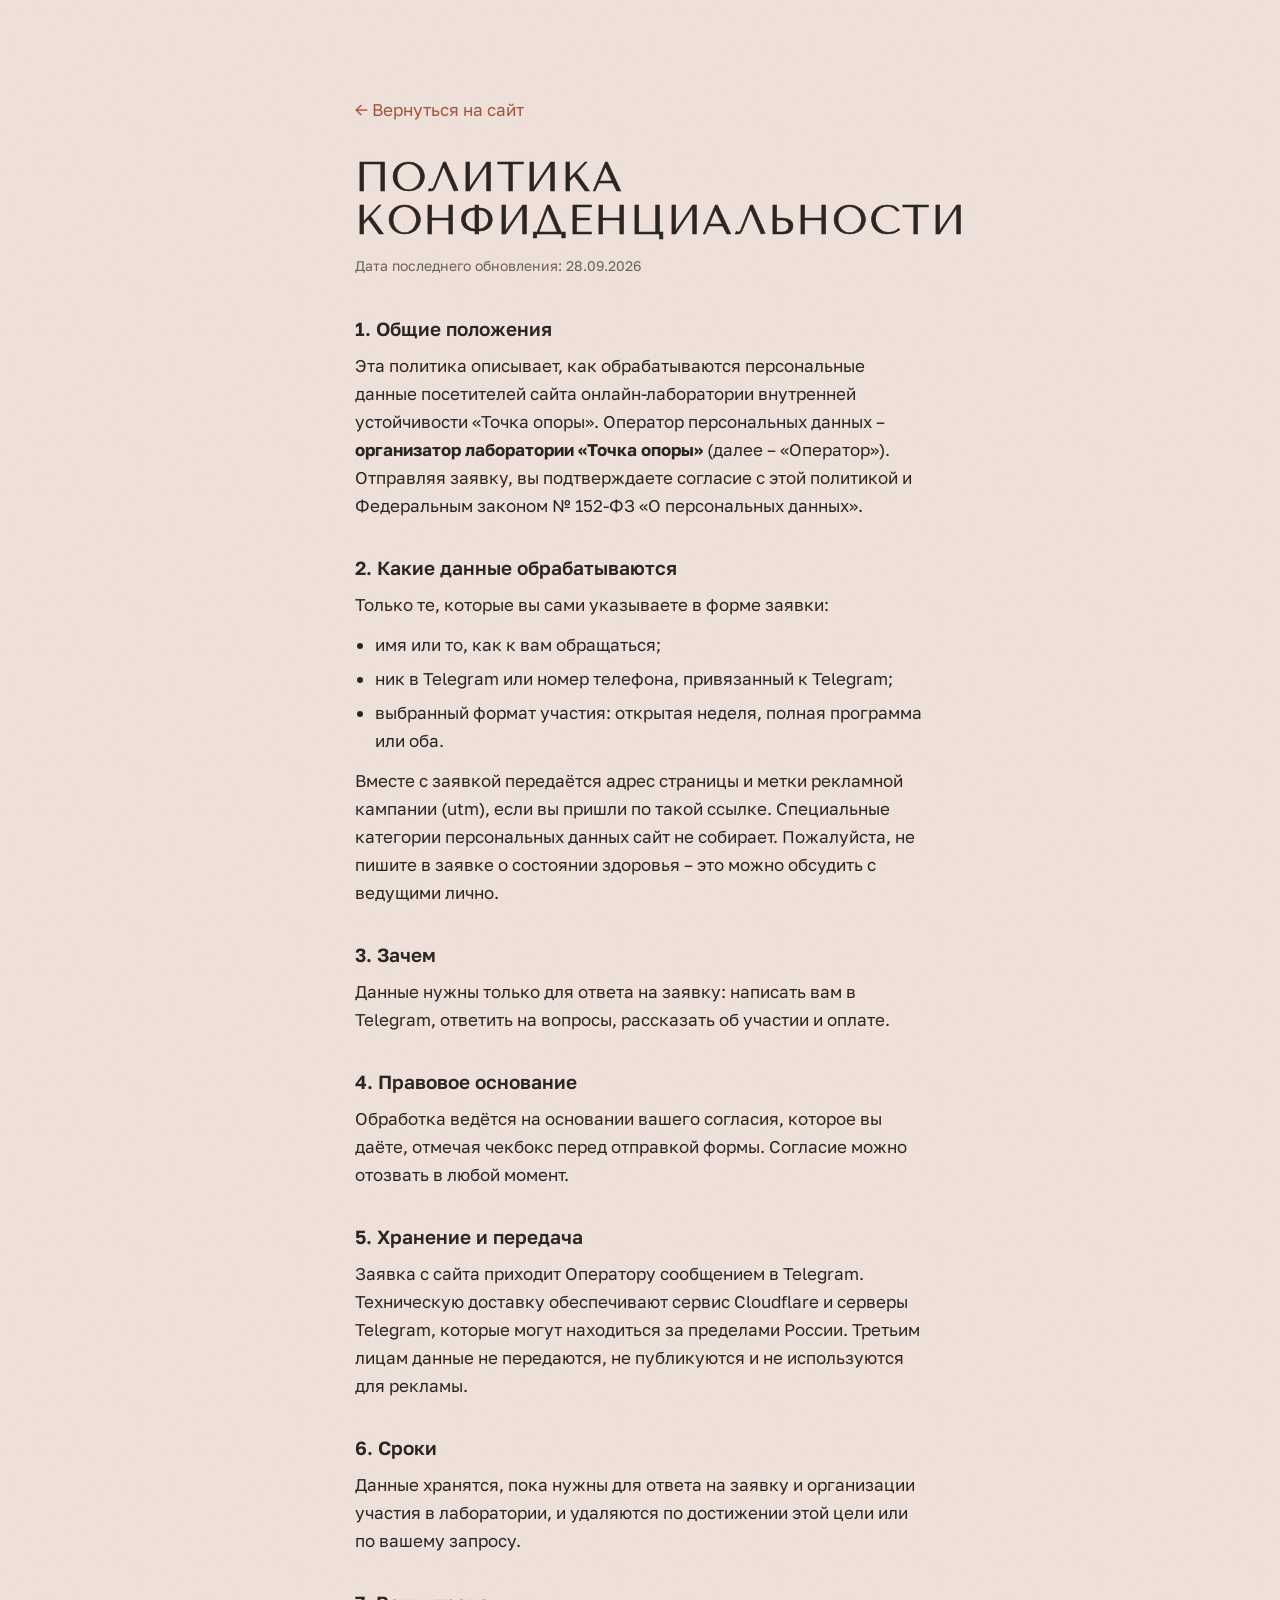
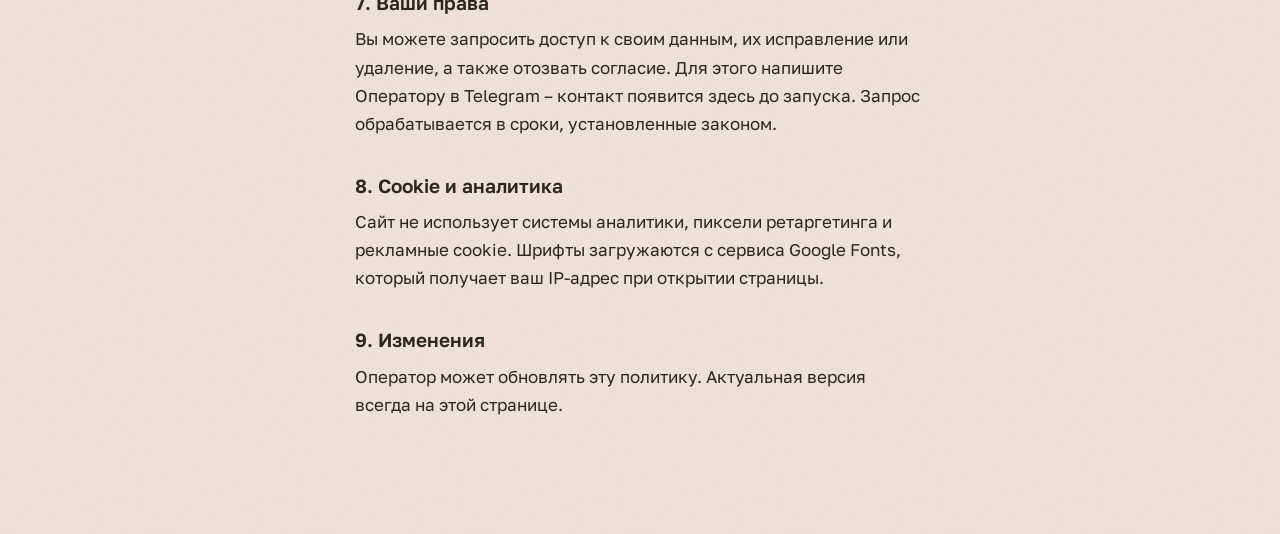
<file: privacy.html>
<!DOCTYPE html>
<html lang="ru" data-env="dev">
<head>
<meta charset="utf-8">
<meta name="viewport" content="width=device-width, initial-scale=1">
<meta name="robots" content="noindex">
<title>Политика конфиденциальности – Точка опоры</title>
<meta name="theme-color" content="#F1E2DC">
<link rel="icon" href="favicon.svg" type="image/svg+xml">
<script src="js/config.js"></script>
<link rel="preconnect" href="https://fonts.googleapis.com">
<link rel="preconnect" href="https://fonts.gstatic.com" crossorigin>
<link rel="stylesheet" href="https://fonts.googleapis.com/css2?family=Golos+Text:wght@400;500&display=swap">
<link rel="stylesheet" href="css/tokens.css">
<link rel="stylesheet" href="css/base.css">
<link rel="stylesheet" href="css/doc.css">
</head>
<body>
<main class="doc">
  <a class="doc-back" href="./">← Вернуться на сайт</a>

  <h1 class="hd">Политика конфиденциальности</h1>
  <p class="doc-upd">Дата последнего обновления: 28.09.2026</p>

  <h2>1. Общие положения</h2>
  <p>Эта политика описывает, как обрабатываются персональные данные посетителей сайта онлайн-лаборатории внутренней устойчивости «Точка опоры». Оператор персональных данных – <b data-pending="L-01">организатор лаборатории «Точка опоры»</b> (далее – «Оператор»). Отправляя заявку, вы подтверждаете согласие с этой политикой и Федеральным законом № 152-ФЗ «О персональных данных».</p>

  <h2>2. Какие данные обрабатываются</h2>
  <p>Только те, которые вы сами указываете в форме заявки:</p>
  <ul>
    <li>имя или то, как к вам обращаться;</li>
    <li>ник в Telegram или номер телефона, привязанный к Telegram;</li>
    <li>выбранный формат участия: открытая неделя, полная программа или оба.</li>
  </ul>
  <p>Вместе с заявкой передаётся адрес страницы и метки рекламной кампании (utm), если вы пришли по такой ссылке. Специальные категории персональных данных сайт не собирает. Пожалуйста, не пишите в заявке о состоянии здоровья – это можно обсудить с ведущими лично.</p>

  <h2>3. Зачем</h2>
  <p>Данные нужны только для ответа на заявку: написать вам в Telegram, ответить на вопросы, рассказать об участии и оплате.</p>

  <h2>4. Правовое основание</h2>
  <p>Обработка ведётся на основании вашего согласия, которое вы даёте, отмечая чекбокс перед отправкой формы. Согласие можно отозвать в любой момент.</p>

  <h2>5. Хранение и передача</h2>
  <p>Заявка с сайта приходит Оператору сообщением в Telegram. Техническую доставку обеспечивают сервис Cloudflare и серверы Telegram, которые могут находиться за пределами России. Третьим лицам данные не передаются, не публикуются и не используются для рекламы.</p>

  <h2>6. Сроки</h2>
  <p>Данные хранятся, пока нужны для ответа на заявку и организации участия в лаборатории, и удаляются по достижении этой цели или по вашему запросу.</p>

  <h2>7. Ваши права</h2>
  <p>Вы можете запросить доступ к своим данным, их исправление или удаление, а также отозвать согласие. Для этого напишите Оператору в Telegram <span data-pending="L-01">– контакт появится здесь до запуска</span>. Запрос обрабатывается в сроки, установленные законом.</p>

  <h2>8. Cookie и аналитика</h2>
  <p>Сайт не использует системы аналитики, пиксели ретаргетинга и рекламные cookie. Шрифты загружаются с сервиса Google Fonts, который получает ваш IP-адрес при открытии страницы.</p>

  <h2>9. Изменения</h2>
  <p>Оператор может обновлять эту политику. Актуальная версия всегда на этой странице.</p>
</main>
</body>
</html>
</file>
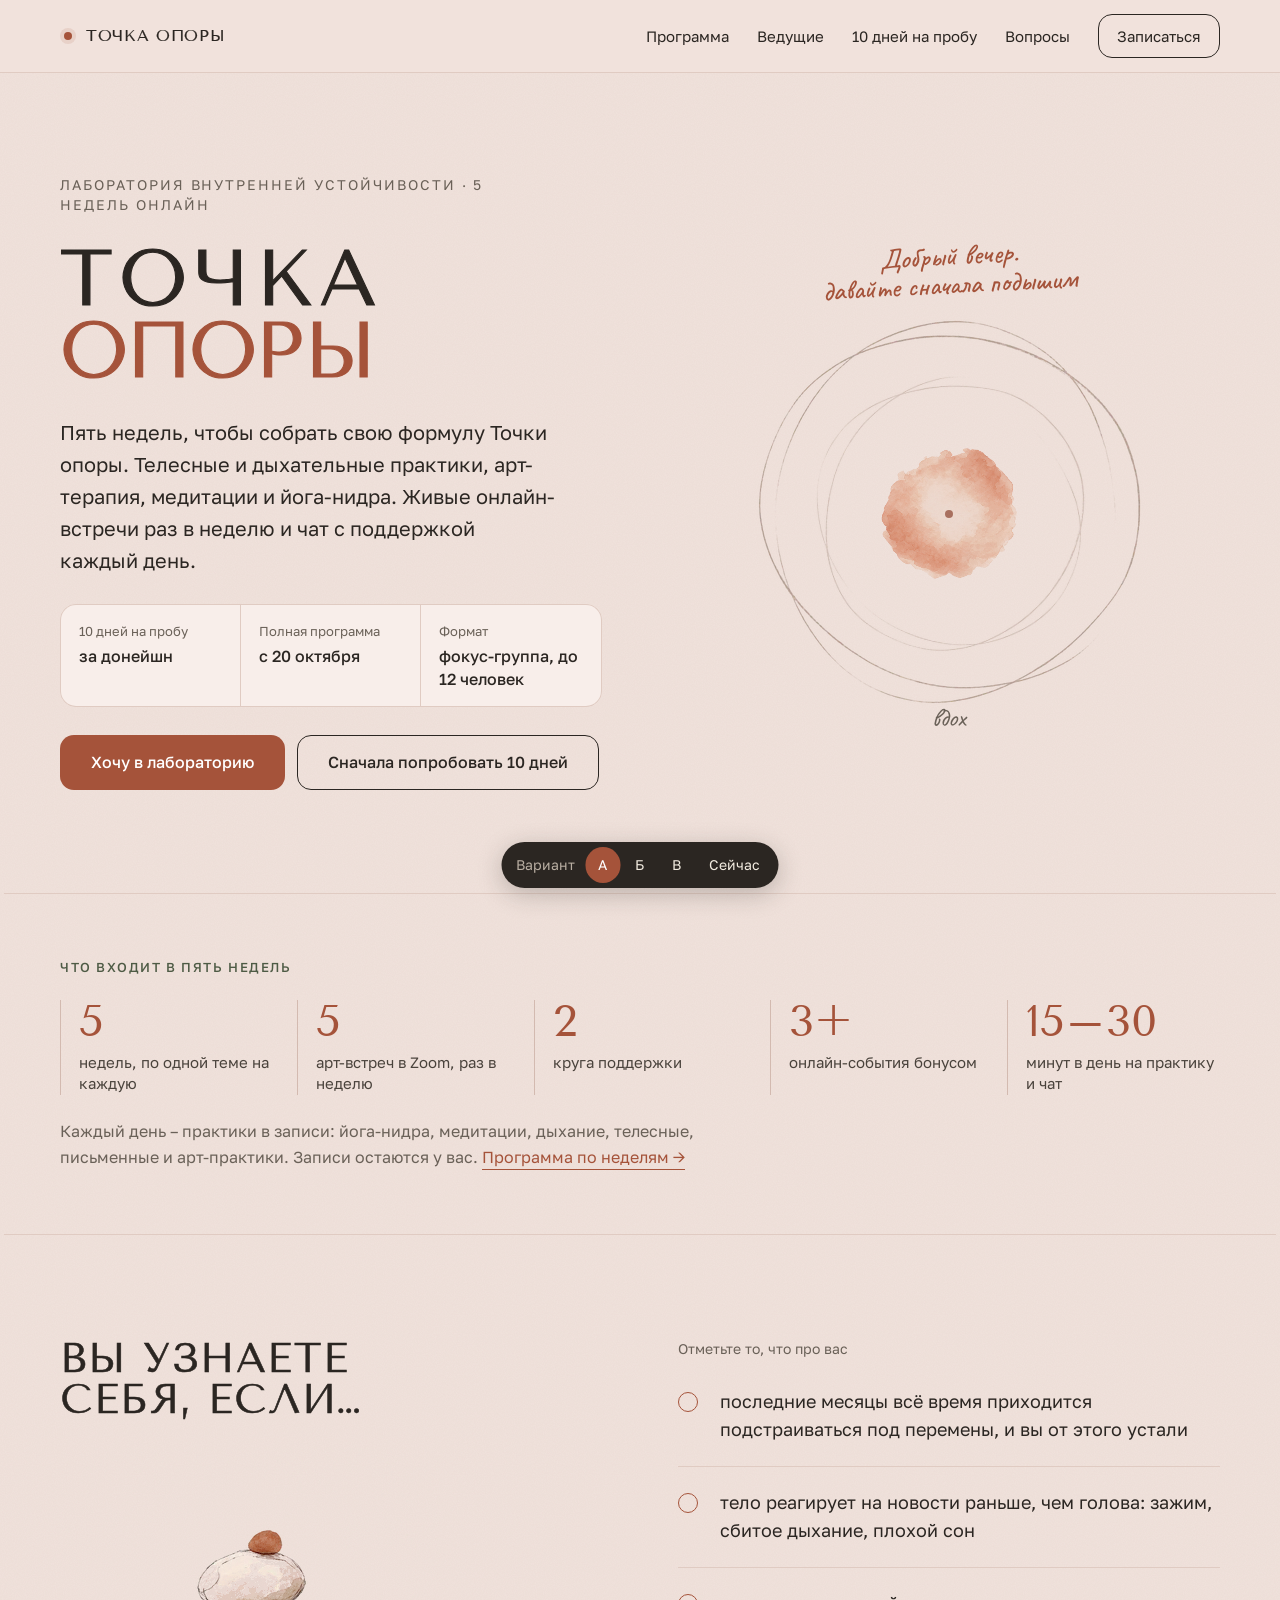
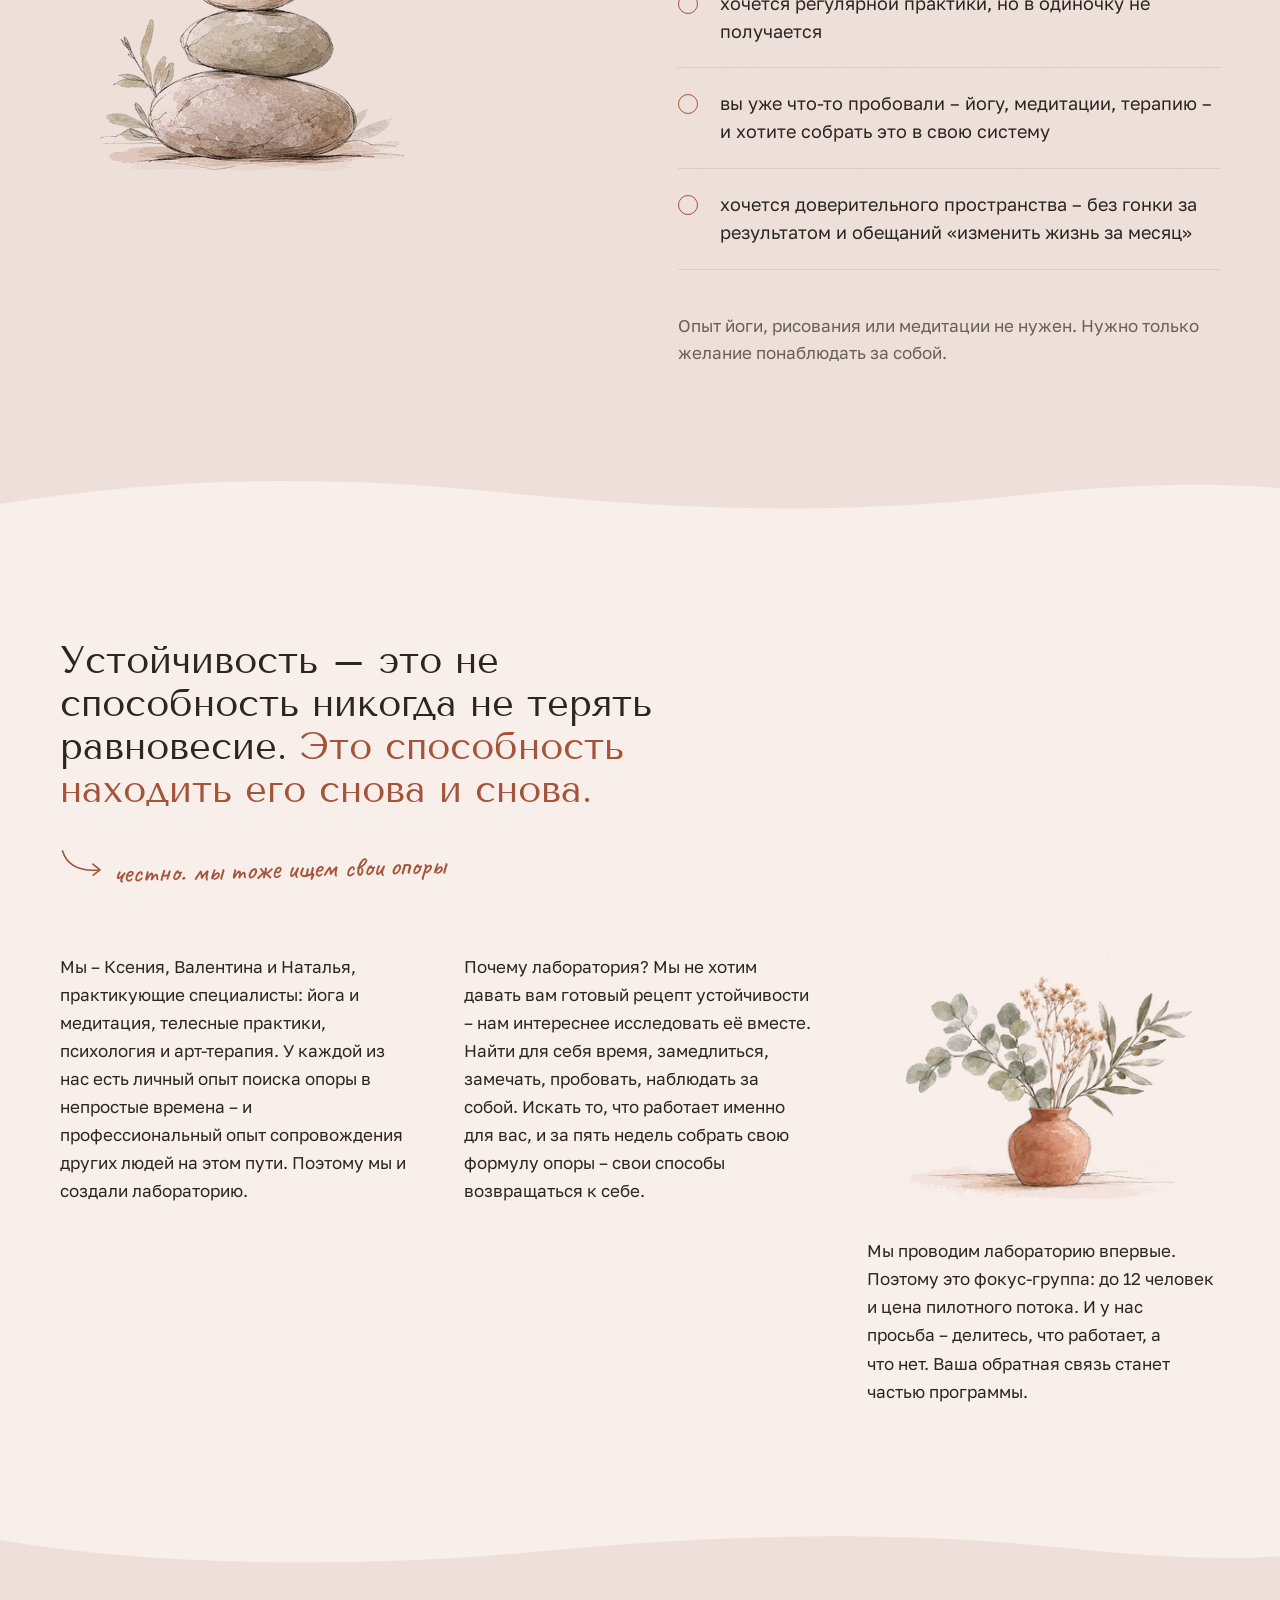
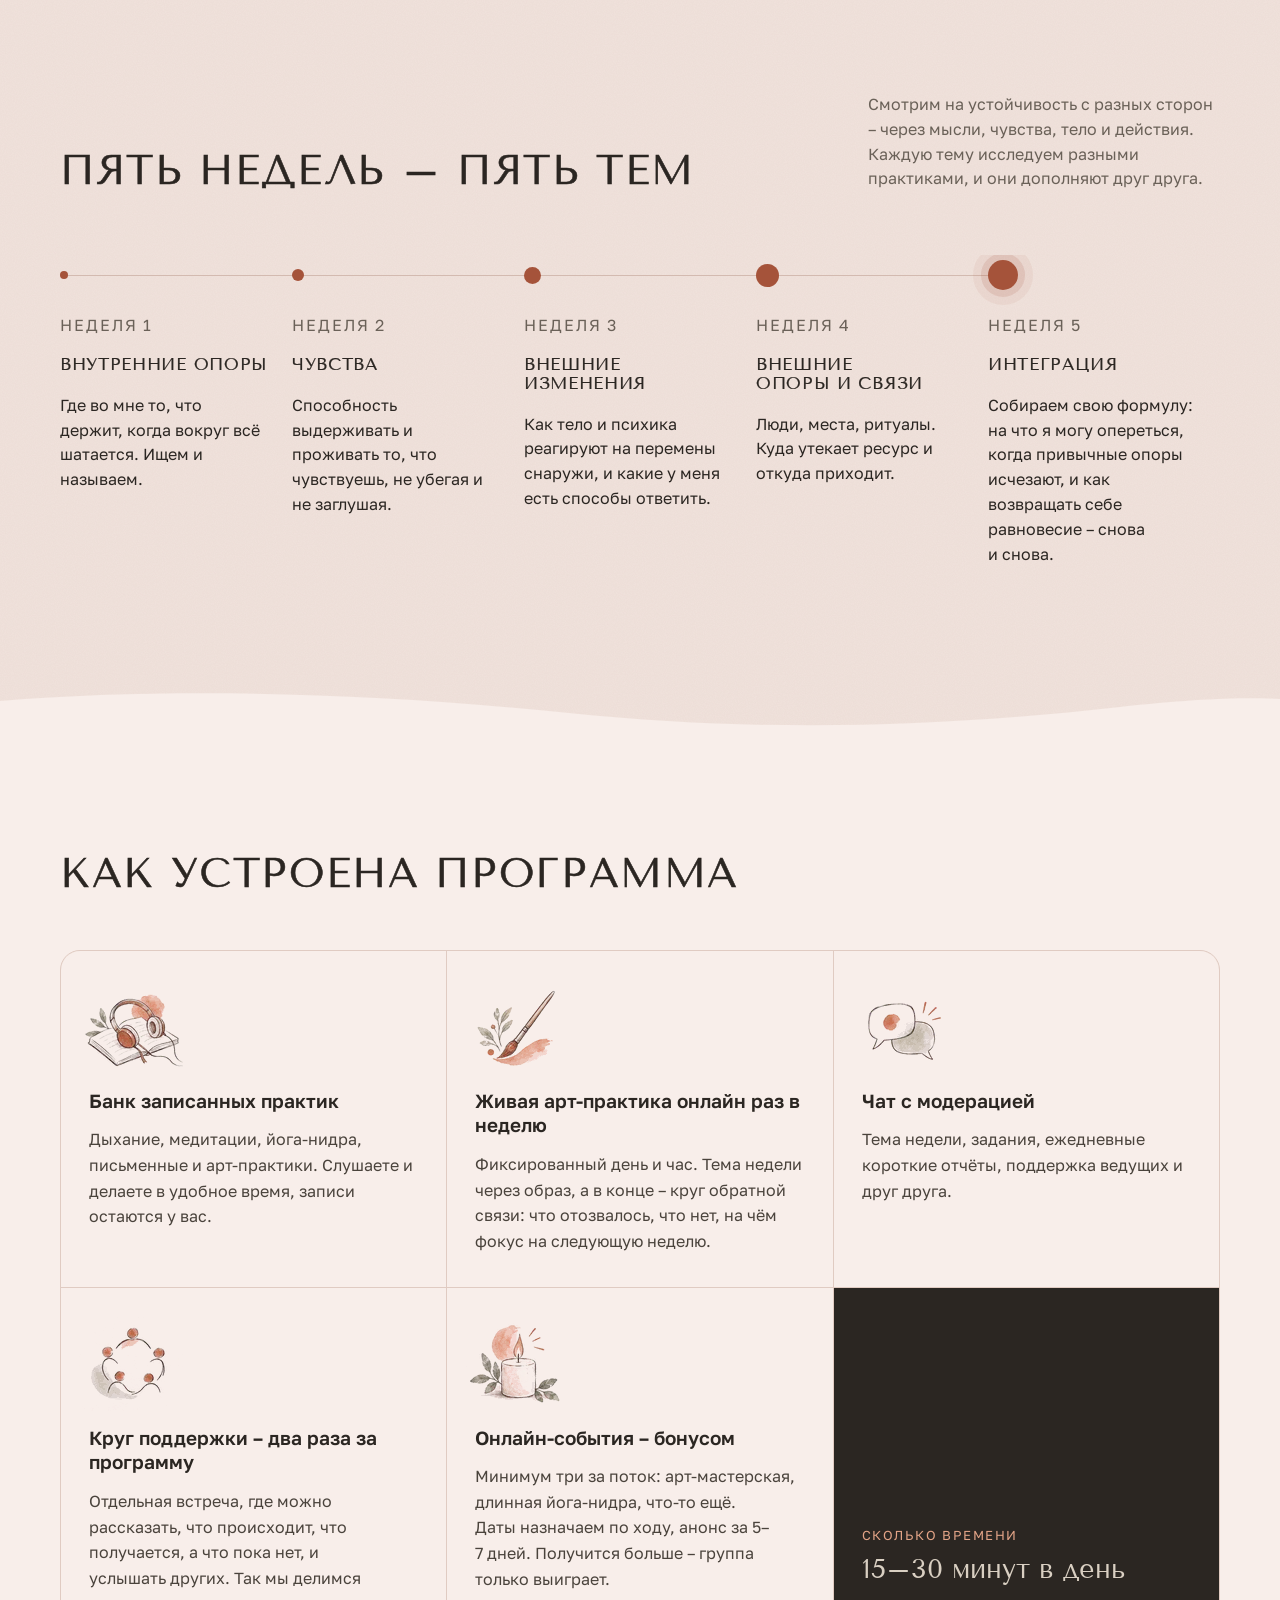
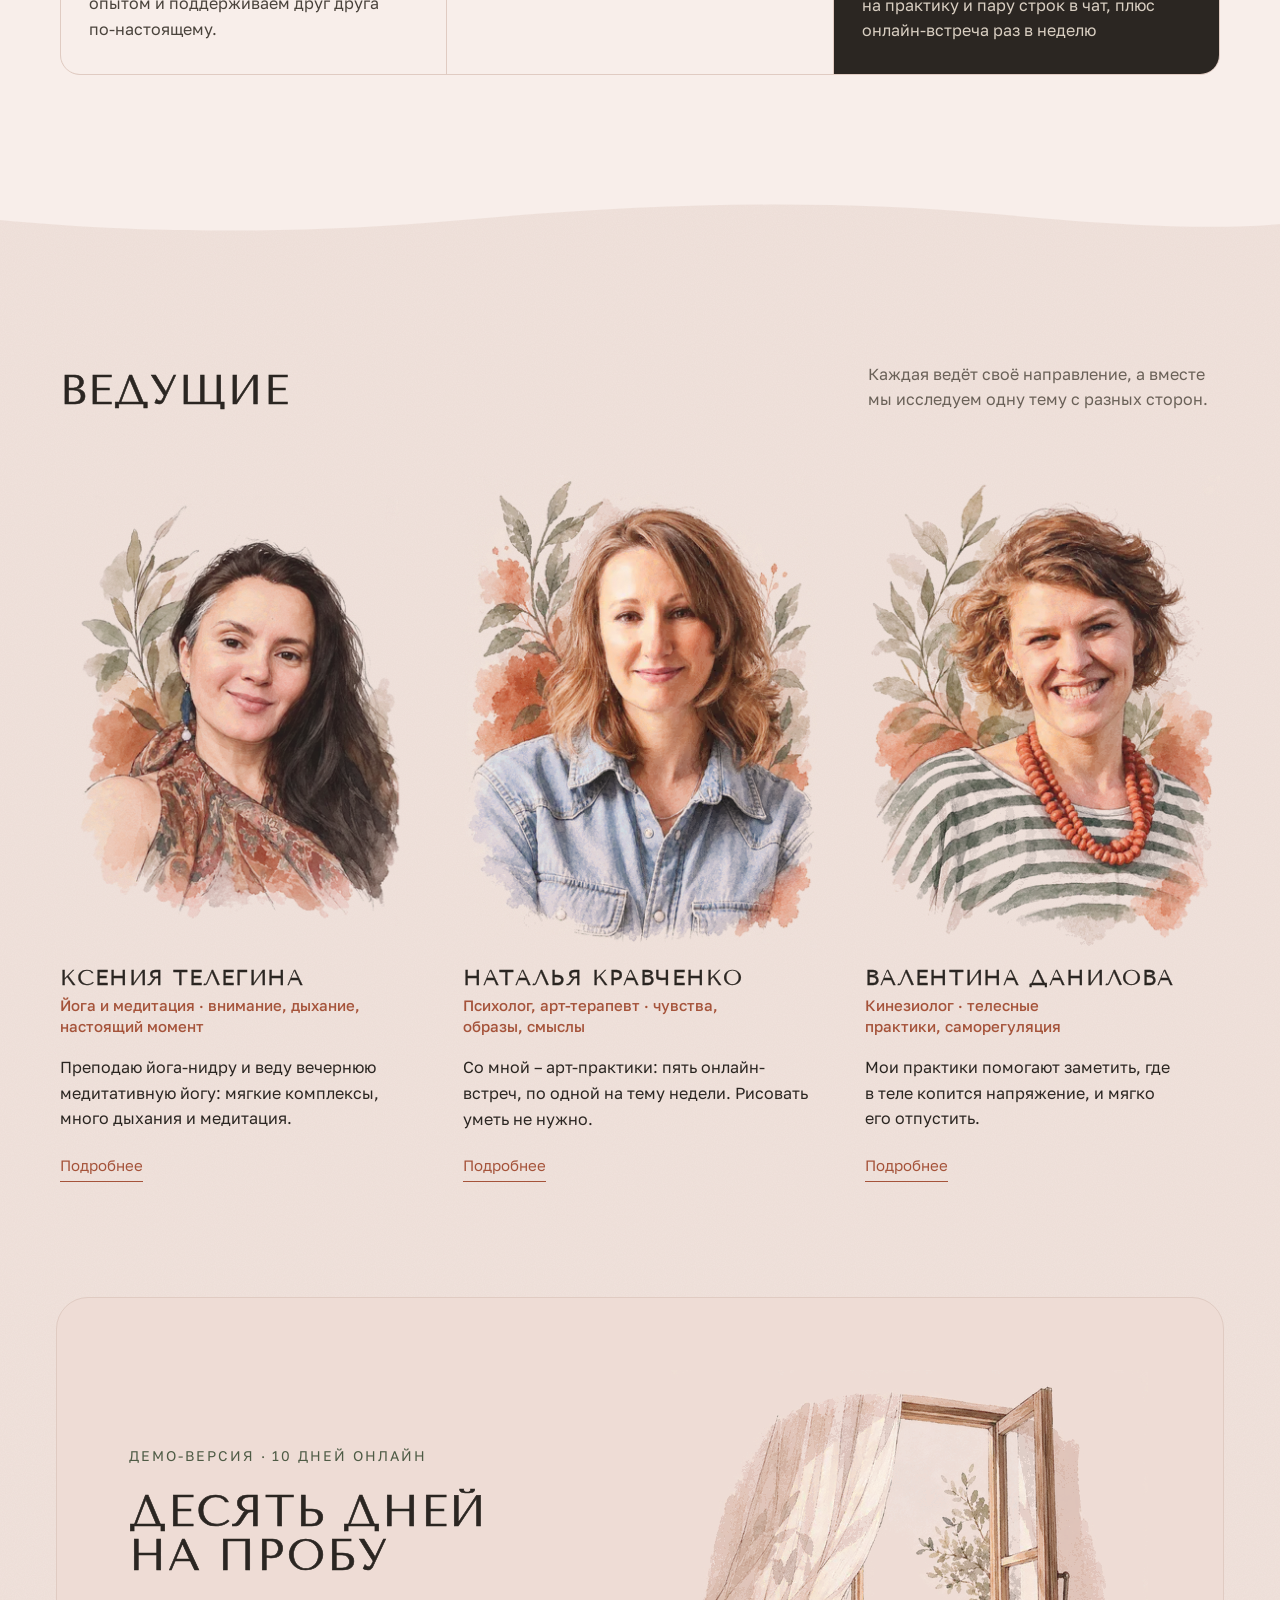
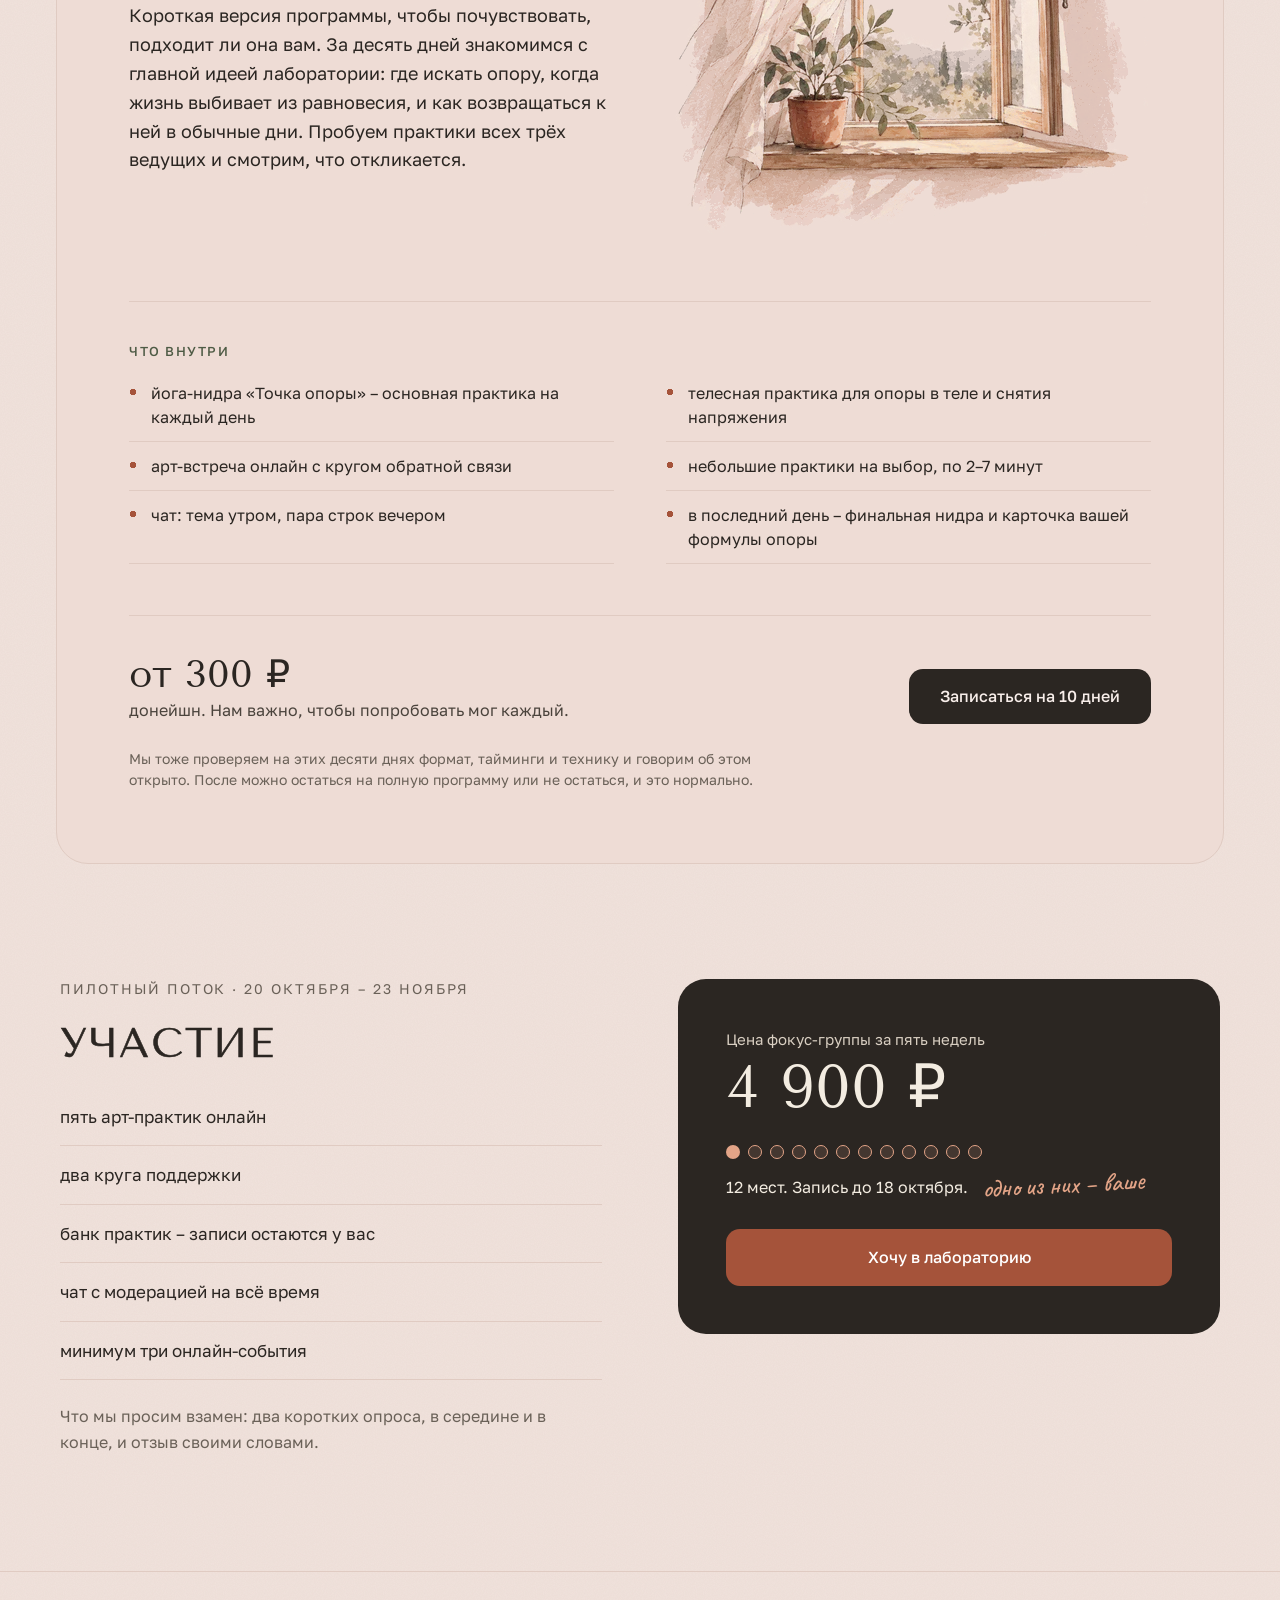
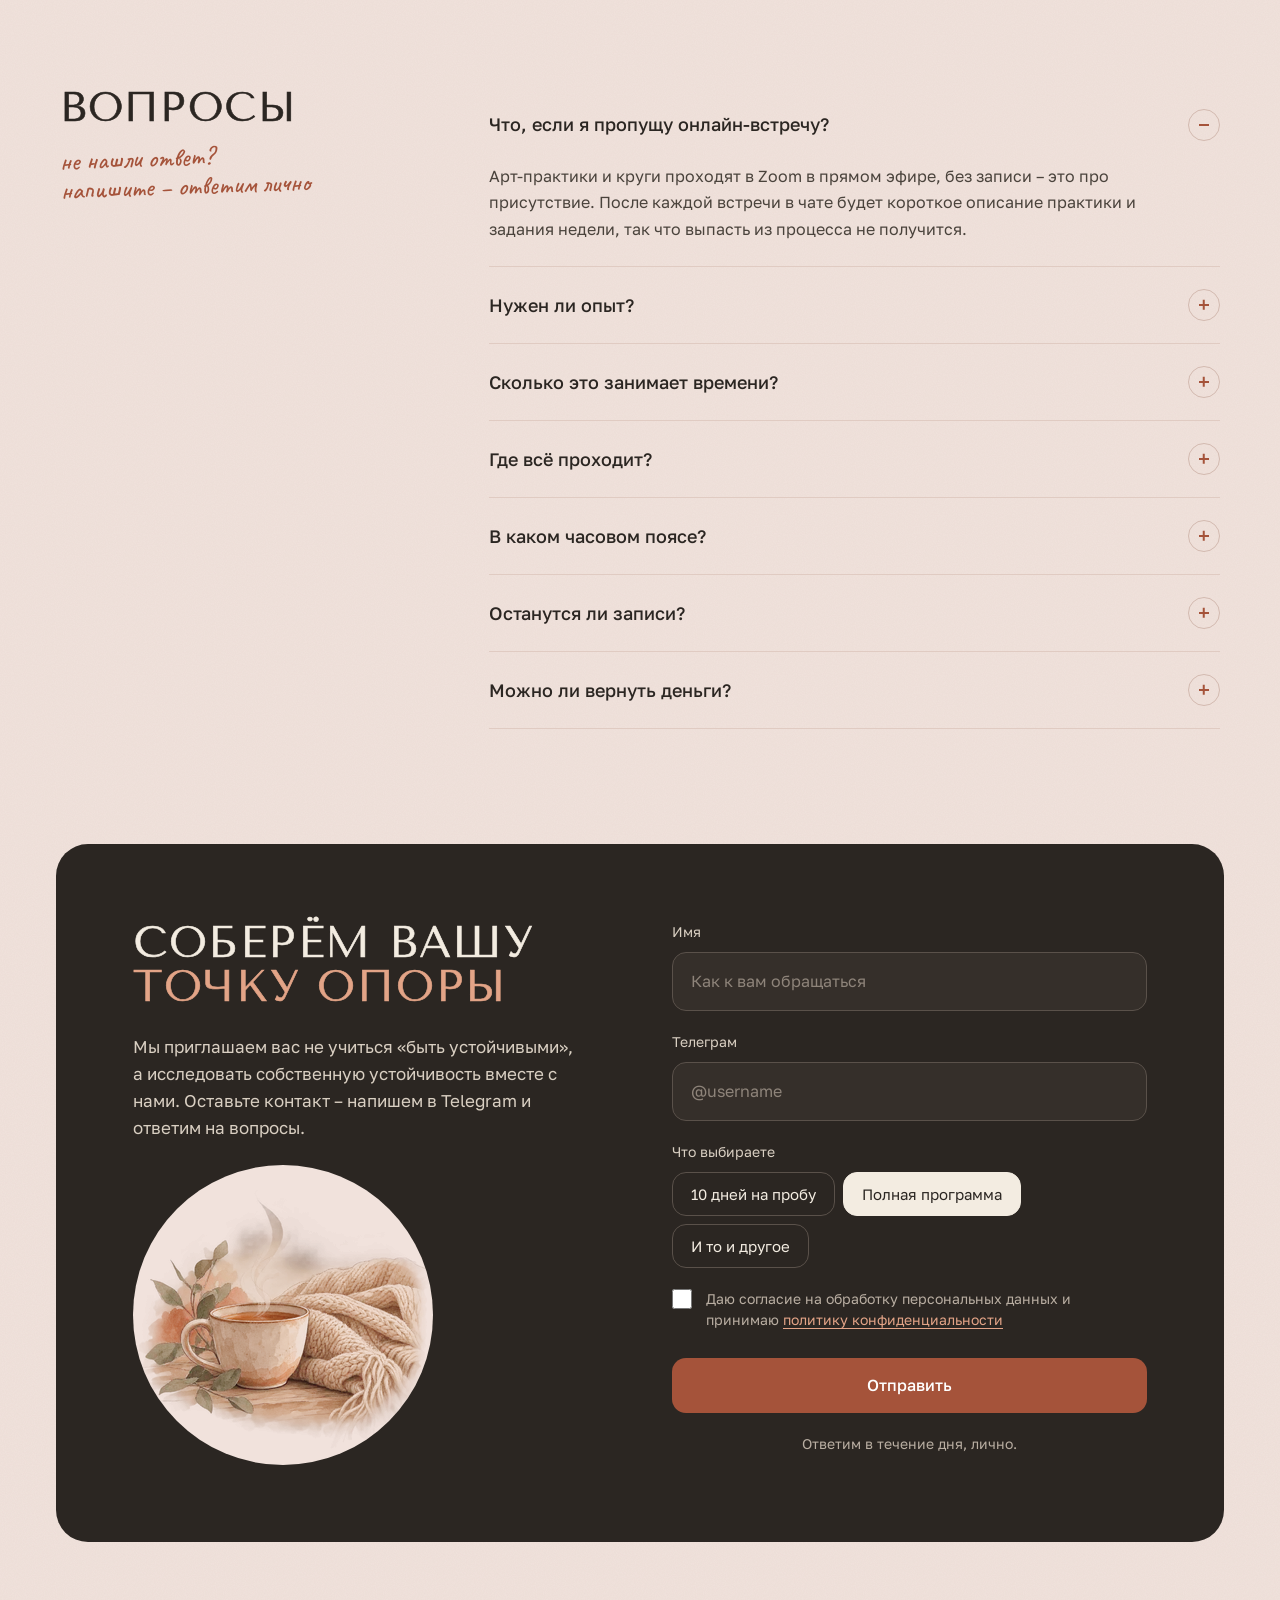
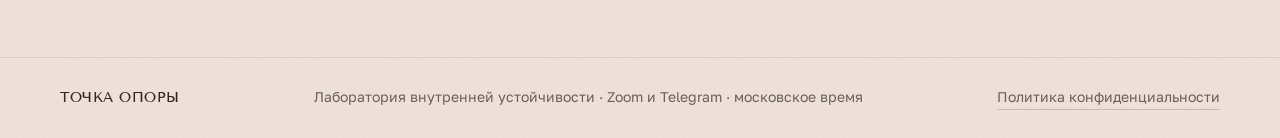
<file: variant-a.html>
<!DOCTYPE html>
<html lang="ru" data-env="dev">
<head>
<meta charset="utf-8">
<meta name="viewport" content="width=device-width, initial-scale=1, viewport-fit=cover">
<title>Вариант А – цифры под первым экраном · Точка опоры – лаборатория внутренней устойчивости</title>
<meta name="description" content="Пять недель онлайн, чтобы собрать свою формулу Точки опоры. Телесные и дыхательные практики, арт-терапия, медитации и йога-нидра, живые онлайн-встречи раз в неделю и чат с поддержкой. Десять дней на пробу – за донейшн.">
<!-- черновик: снимается publish.sh, когда будет свой домен (PENDING D-01) -->
<meta name="robots" content="noindex, nofollow">
<link rel="canonical" href="https://xenaja.github.io/tochka-opory/">
<meta name="theme-color" content="#F1E2DC">
<link rel="icon" href="favicon.svg" type="image/svg+xml">
<link rel="icon" href="favicon-32.png" sizes="32x32" type="image/png">
<link rel="apple-touch-icon" href="apple-touch-icon.png">

<meta property="og:type" content="website">
<meta property="og:locale" content="ru_RU">
<meta property="og:site_name" content="Точка опоры">
<meta property="og:title" content="Точка опоры – лаборатория внутренней устойчивости">
<meta property="og:description" content="Пять недель онлайн, чтобы собрать свою формулу Точки опоры. Фокус-группа до 12 человек, старт 20 октября. Десять дней на пробу – за донейшн.">
<meta property="og:url" content="https://xenaja.github.io/tochka-opory/">
<meta property="og:image" content="https://xenaja.github.io/tochka-opory/og.jpg">
<meta property="og:image:width" content="1200">
<meta property="og:image:height" content="630">
<meta name="twitter:card" content="summary_large_image">

<!-- настройки сайта (шрифт заголовков, капс, заметки, дыхание) — до стилей, чтобы не было мигания -->
<script src="js/config.js"></script>

<link rel="preconnect" href="https://fonts.googleapis.com">
<link rel="preconnect" href="https://fonts.gstatic.com" crossorigin>
<link rel="stylesheet" href="https://fonts.googleapis.com/css2?family=Caveat:wght@500&family=Golos+Text:wght@400;500;600&display=swap">
<link rel="preload" as="image" href="img/breath-wash-420.webp" imagesrcset="img/breath-wash-420.webp 420w, img/breath-wash-700.webp 700w" imagesizes="(min-width: 480px) 420px, 90vw">
<link rel="stylesheet" href="css/tokens.css">
<link rel="stylesheet" href="css/base.css">
<link rel="stylesheet" href="css/sections.css">
<link rel="stylesheet" href="css/variants.css">
<script type="module" src="js/main.js"></script>

<script type="application/ld+json">
{
  "@context": "https://schema.org",
  "@type": "Course",
  "name": "Точка опоры – лаборатория внутренней устойчивости",
  "description": "Пять недель, чтобы собрать свою формулу Точки опоры. Телесные и дыхательные практики, арт-терапия, медитации и йога-нидра. Живые онлайн-встречи раз в неделю и чат с поддержкой каждый день.",
  "inLanguage": "ru",
  "provider": { "@type": "Organization", "name": "Точка опоры", "url": "https://xenaja.github.io/tochka-opory/" },
  "offers": [
    { "@type": "Offer", "name": "Полная программа, пять недель", "price": "4900", "priceCurrency": "RUB", "category": "Paid" },
    { "@type": "Offer", "name": "Десять дней на пробу, донейшн", "price": "300", "priceCurrency": "RUB", "category": "Paid" }
  ],
  "hasCourseInstance": {
    "@type": "CourseInstance",
    "courseMode": "online",
    "startDate": "2026-10-20",
    "endDate": "2026-11-23",
    "location": { "@type": "VirtualLocation", "name": "Zoom и Telegram" },
    "instructor": [
      { "@type": "Person", "name": "Ксения Телегина", "jobTitle": "Йога и медитация" },
      { "@type": "Person", "name": "Наталья Кравченко", "jobTitle": "Психолог, арт-терапевт" },
      { "@type": "Person", "name": "Валентина Данилова", "jobTitle": "Кинезиолог, телесные практики" }
    ]
  }
}
</script>
<script type="application/ld+json">
{
  "@context": "https://schema.org",
  "@type": "FAQPage",
  "mainEntity": [
    { "@type": "Question", "name": "Что, если я пропущу онлайн-встречу?", "acceptedAnswer": { "@type": "Answer", "text": "Арт-практики и круги проходят в Zoom в прямом эфире, без записи – это про присутствие. После каждой встречи в чате будет короткое описание практики и задания недели, так что выпасть из процесса не получится." } },
    { "@type": "Question", "name": "Нужен ли опыт?", "acceptedAnswer": { "@type": "Answer", "text": "Нет. Ни в йоге, ни в рисовании, ни в медитации." } },
    { "@type": "Question", "name": "Сколько это занимает времени?", "acceptedAnswer": { "@type": "Answer", "text": "15–30 минут в день и одна онлайн-встреча в неделю. Бонусные события – по желанию." } },
    { "@type": "Question", "name": "Где всё проходит?", "acceptedAnswer": { "@type": "Answer", "text": "Живые встречи в Zoom, чат и записи в закрытом Telegram-канале." } },
    { "@type": "Question", "name": "В каком часовом поясе?", "acceptedAnswer": { "@type": "Answer", "text": "Московское время. Точный день и час встреч объявим до старта." } },
    { "@type": "Question", "name": "Останутся ли записи?", "acceptedAnswer": { "@type": "Answer", "text": "Да, банк практик и записи нидр останутся у вас после программы." } },
    { "@type": "Question", "name": "Можно ли вернуть деньги?", "acceptedAnswer": { "@type": "Answer", "text": "До старта – полностью. После первой недели – за вычетом прошедшей." } }
  ]
}
</script>
</head>
<body>
<nav class="vbar" aria-label="Варианты страницы"><span>Вариант</span><a href="variant-a.html" aria-current="page">А</a><a href="variant-b.html">Б</a><a href="variant-c.html">В</a><a href="./">Сейчас</a></nav>
<a class="skip" href="#main">К содержанию</a>

<header class="hdr">
  <div class="wrap hdr-in">
    <a class="logo hd" href="#top" aria-label="Точка опоры – наверх">
      <span class="logo-dot" id="logoDot" aria-hidden="true"></span>
      <span>Точка опоры</span>
    </a>
    <nav class="nav" aria-label="Разделы">
      <div class="nav-links">
        <a href="#program">Программа</a>
        <a href="#hosts">Ведущие</a>
        <a href="#demo">10 дней на пробу</a>
        <a href="#faq">Вопросы</a>
      </div>
      <a class="btn btn--ghost btn--sm" href="#form" data-choice="full">Записаться</a>
    </nav>
  </div>
</header>

<main id="main">
<span id="top"></span>

<!-- 01 · Первый экран -->
<section class="wrap hero" aria-labelledby="h-hero">
  <div class="hero-main">
    <p class="eyebrow">Лаборатория внутренней устойчивости · 5 недель онлайн</p>
    <h1 class="hd h1" id="h-hero">Точка<br><em>опоры</em></h1>
    <p class="lead">Пять недель, чтобы собрать свою формулу Точки опоры. Телесные и дыхательные практики, арт-терапия, медитации и йога-нидра. Живые онлайн-встречи раз в неделю и чат с поддержкой каждый день.</p>
    <dl class="facts">
      <div><dt>10 дней на пробу</dt><dd>за донейшн</dd></div>
      <div><dt>Полная программа</dt><dd>с 20 октября</dd></div>
      <div><dt>Формат</dt><dd>фокус-группа, до 12 человек</dd></div>
    </dl>
    <div class="cta-row">
      <a class="btn btn--clay" href="#form" data-choice="full">Хочу в лабораторию</a>
      <a class="btn btn--ghost" href="#demo">Сначала попробовать 10 дней</a>
    </div>
  </div>

  <div class="breath-col">
    <p class="note"><span id="greeting">Добрый день.</span><br>давайте сначала подышим</p>
    <div class="breath" role="img" aria-label="Дыхательный круг: пятно медленно растёт на вдохе и сжимается на выдохе">
      <img class="breath-ring" src="img/ring-pencil-420.webp" srcset="img/ring-pencil-420.webp 420w, img/ring-pencil-800.webp 800w" sizes="(min-width: 480px) 420px, 90vw" width="420" height="420" alt="" decoding="async" draggable="false">
      <img class="breath-ring breath-ring--in" src="img/ring-pencil-420.webp" srcset="img/ring-pencil-420.webp 420w, img/ring-pencil-800.webp 800w" sizes="(min-width: 480px) 302px, 65vw" width="302" height="302" alt="" decoding="async" draggable="false">
      <div class="breath-wash" aria-hidden="true">
        <img src="img/breath-wash-420.webp" srcset="img/breath-wash-420.webp 420w, img/breath-wash-700.webp 700w" sizes="(min-width: 480px) 420px, 90vw" width="420" height="420" alt="" fetchpriority="high" decoding="async" draggable="false">
      </div>
      <span class="breath-center" aria-hidden="true"></span>
      <p class="breath-say" aria-hidden="true">
        <span class="in">вдох</span>
        <span class="out">выдох</span>
        <span class="still">точка опоры</span>
      </p>
    </div>
  </div>
</section>

<!-- 01а · Программа в цифрах -->
<section class="wrap nums-sec" aria-labelledby="h-nums">
  <h2 class="label nums-title" id="h-nums">Что входит в пять недель</h2>
  <ul class="nums">
    <li><b class="hd-plain">5</b><span>недель, по одной теме на каждую</span></li>
    <li><b class="hd-plain">5</b><span>арт-встреч в Zoom, раз в неделю</span></li>
    <li><b class="hd-plain">2</b><span>круга поддержки</span></li>
    <li><b class="hd-plain">3+</b><span>онлайн-события бонусом</span></li>
    <li><b class="hd-plain">15–30</b><span>минут в день на практику и чат</span></li>
  </ul>
  <p class="nums-more">Каждый день – практики в записи: йога-нидра, медитации, дыхание, телесные, письменные и арт-практики. Записи остаются у вас. <a class="link-u" href="#program">Программа по неделям →</a></p>
</section>

<!-- 02 · Для кого -->
<section class="wrap who" aria-labelledby="h-who">
  <div class="who-head">
    <h2 class="hd h2" id="h-who">Вы узнаете себя, если…</h2>
    <img class="who-art" src="img/il-stones-380.webp" srcset="img/il-stones-380.webp 380w, img/il-stones-760.webp 760w" sizes="(min-width: 440px) 380px, 90vw" width="380" height="380" alt="Три гладких камня, поставленные друг на друга, на верхнем – маленькая терракотовая точка" loading="lazy" decoding="async">
  </div>
  <div class="who-list">
    <p class="who-hint" id="who-hint">Отметьте то, что про вас</p>
    <div role="group" aria-labelledby="who-hint">
      <button class="chk" type="button" aria-pressed="false"><span class="chk-dot" aria-hidden="true"></span><span>последние месяцы всё время приходится подстраиваться под перемены, и вы от этого устали</span></button>
      <button class="chk" type="button" aria-pressed="false"><span class="chk-dot" aria-hidden="true"></span><span>тело реагирует на новости раньше, чем голова: зажим, сбитое дыхание, плохой сон</span></button>
      <button class="chk" type="button" aria-pressed="false"><span class="chk-dot" aria-hidden="true"></span><span>хочется регулярной практики, но в одиночку не получается</span></button>
      <button class="chk" type="button" aria-pressed="false"><span class="chk-dot" aria-hidden="true"></span><span>вы уже что-то пробовали – йогу, медитации, терапию – и хотите собрать это в свою систему</span></button>
      <button class="chk" type="button" aria-pressed="false"><span class="chk-dot" aria-hidden="true"></span><span>хочется доверительного пространства – без гонки за результатом и обещаний «изменить жизнь за месяц»</span></button>
    </div>
    <div class="who-foot">
      <div aria-live="polite">
        <div class="who-answer" id="whoAnswer" hidden>
          <p class="hd-plain who-msg" id="whoMsg"></p>
          <a class="link-u" href="#demo">Начать с десяти дней на пробу →</a>
        </div>
      </div>
      <p class="who-note">Опыт йоги, рисования или медитации не нужен. Нужно только желание понаблюдать за собой.</p>
    </div>
  </div>
</section>

<!-- 03 · Что такое лаборатория -->
<section class="band" aria-label="Что такое лаборатория">
  <svg class="wave wave--top" viewBox="0 0 1440 56" preserveAspectRatio="none" aria-hidden="true" focusable="false"><path d="M0 56 L0 34 C 180 8 360 4 560 22 C 760 40 940 46 1140 26 C 1260 14 1360 12 1440 18 L1440 56 Z"/></svg>
  <svg class="wave wave--bottom" viewBox="0 0 1440 56" preserveAspectRatio="none" aria-hidden="true" focusable="false"><path d="M0 0 L0 20 C 160 44 380 50 600 32 C 820 14 1000 10 1200 28 C 1310 38 1390 40 1440 36 L1440 0 Z"/></svg>
  <div class="wrap lab">
    <p class="hd-plain quote">Устойчивость – это не способность никогда не терять равновесие. <em>Это способность находить его снова и снова.</em></p>
    <p class="note note--arrow">
      <svg width="46" height="30" viewBox="0 0 46 30" fill="none" stroke-width="1.6" stroke-linecap="round" stroke-linejoin="round" aria-hidden="true" focusable="false"><path d="M3 3c4 14 16 21 36 20"/><path d="M33 17l7 6-7 5"/></svg>
      <span>честно. мы тоже ищем свои опоры</span>
    </p>
    <div class="lab-cols">
      <p>Мы – Ксения, Валентина и Наталья, практикующие специалисты: йога и медитация, телесные практики, психология и арт-терапия. У каждой из нас есть личный опыт поиска опоры в непростые времена – и профессиональный опыт сопровождения других людей на этом пути. Поэтому мы и создали лабораторию.</p>
      <p>Почему лаборатория? Мы не хотим давать вам готовый рецепт устойчивости – нам интереснее исследовать её вместе. Найти для себя время, замедлиться, замечать, пробовать, наблюдать за собой. Искать то, что работает именно для вас, и за пять недель собрать свою формулу опоры – свои способы возвращаться к себе.</p>
      <div>
        <img class="lab-art" src="img/il-three-360.webp" srcset="img/il-three-360.webp 360w, img/il-three-720.webp 720w" sizes="(min-width: 1160px) 330px, (min-width: 700px) 45vw, 90vw" width="360" height="270" alt="Три разные ветки – эвкалипт, сухоцвет и олива – в одной глиняной вазе" loading="lazy" decoding="async">
        <p>Мы проводим лабораторию впервые. Поэтому это фокус-группа: до 12 человек и цена пилотного потока. И у нас просьба – делитесь, что работает, а что нет. Ваша обратная связь станет частью программы.</p>
      </div>
    </div>
  </div>
</section>

<!-- 04 · Пять недель -->
<section class="wrap sec-stack" id="program" aria-labelledby="h-program">
  <div class="sec-head">
    <h2 class="hd h2" id="h-program">Пять недель&nbsp;– пять тем</h2>
    <p>Смотрим на устойчивость с разных сторон – через мысли, чувства, тело и действия. Каждую тему исследуем разными практиками, и они дополняют друг друга.</p>
  </div>
  <ol class="weeks">
    <li class="week">
      <div class="week-mark" aria-hidden="true"><i></i></div>
      <p class="label">Неделя 1</p>
      <h3 class="hd">Внутренние опоры</h3>
      <p>Где во мне то, что держит, когда вокруг всё шатается. Ищем и называем.</p>
    </li>
    <li class="week">
      <div class="week-mark" aria-hidden="true"><i></i></div>
      <p class="label">Неделя 2</p>
      <h3 class="hd">Чувства</h3>
      <p>Способность выдерживать и проживать то, что чувствуешь, не убегая и не заглушая.</p>
    </li>
    <li class="week">
      <div class="week-mark" aria-hidden="true"><i></i></div>
      <p class="label">Неделя 3</p>
      <h3 class="hd">Внешние изменения</h3>
      <p>Как тело и психика реагируют на перемены снаружи, и какие у меня есть способы ответить.</p>
    </li>
    <li class="week">
      <div class="week-mark" aria-hidden="true"><i></i></div>
      <p class="label">Неделя 4</p>
      <h3 class="hd">Внешние опоры и связи</h3>
      <p>Люди, места, ритуалы. Куда утекает ресурс и откуда приходит.</p>
    </li>
    <li class="week">
      <div class="week-mark" aria-hidden="true"><i></i></div>
      <p class="label">Неделя 5</p>
      <h3 class="hd">Интеграция</h3>
      <p>Собираем свою формулу: на что я могу опереться, когда привычные опоры исчезают, и как возвращать себе равновесие – снова и снова.</p>
    </li>
  </ol>
</section>

<!-- 05 · Как устроена неделя -->
<section class="band" aria-labelledby="h-how">
  <svg class="wave wave--top" viewBox="0 0 1440 56" preserveAspectRatio="none" aria-hidden="true" focusable="false"><path d="M0 56 L0 18 C 200 4 420 10 640 30 C 860 50 1060 44 1260 24 C 1340 16 1400 14 1440 16 L1440 56 Z"/></svg>
  <svg class="wave wave--bottom" viewBox="0 0 1440 56" preserveAspectRatio="none" aria-hidden="true" focusable="false"><path d="M0 0 L0 30 C 140 42 320 46 520 30 C 720 14 920 8 1120 24 C 1260 36 1370 40 1440 34 L1440 0 Z"/></svg>
  <div class="wrap how">
    <h2 class="hd h2" id="h-how">Как устроена программа</h2>
    <ul class="how-grid">
      <li>
        <img src="img/ic-bank-104.webp" srcset="img/ic-bank-104.webp 1x, img/ic-bank-208.webp 2x" width="104" height="104" alt="" loading="lazy" decoding="async">
        <h3>Банк записанных практик</h3>
        <p>Дыхание, медитации, йога-нидра, письменные и арт-практики. Слушаете и делаете в удобное время, записи остаются у вас.</p>
      </li>
      <li>
        <img src="img/ic-art-104.webp" srcset="img/ic-art-104.webp 1x, img/ic-art-208.webp 2x" width="104" height="104" alt="" loading="lazy" decoding="async">
        <h3>Живая арт-практика онлайн раз в неделю</h3>
        <p>Фиксированный день и час. Тема недели через образ, а в конце – круг обратной связи: что отозвалось, что нет, на чём фокус на следующую неделю.</p>
      </li>
      <li>
        <img src="img/ic-chat-104.webp" srcset="img/ic-chat-104.webp 1x, img/ic-chat-208.webp 2x" width="104" height="104" alt="" loading="lazy" decoding="async">
        <h3>Чат с модерацией</h3>
        <p>Тема недели, задания, ежедневные короткие отчёты, поддержка ведущих и друг друга.</p>
      </li>
      <li>
        <img src="img/ic-circle-104.webp" srcset="img/ic-circle-104.webp 1x, img/ic-circle-208.webp 2x" width="104" height="104" alt="" loading="lazy" decoding="async">
        <h3>Круг поддержки – два раза за программу</h3>
        <p>Отдельная встреча, где можно рассказать, что происходит, что получается, а что пока нет, и услышать других. Так мы делимся опытом и поддерживаем друг друга по-настоящему.</p>
      </li>
      <li>
        <img src="img/ic-events-104.webp" srcset="img/ic-events-104.webp 1x, img/ic-events-208.webp 2x" width="104" height="104" alt="" loading="lazy" decoding="async">
        <h3>Онлайн-события – бонусом</h3>
        <p>Минимум три за поток: арт-мастерская, длинная йога-нидра, что-то ещё. Даты назначаем по ходу, анонс за 5–7 дней. Получится больше – группа только выиграет.</p>
      </li>
      <li class="how-time">
        <p class="label">Сколько времени</p>
        <p class="hd-plain">15–30 минут в день</p>
        <p>на практику и пару строк в чат, плюс онлайн-встреча раз в неделю</p>
      </li>
    </ul>
  </div>
</section>

<!-- 06 · Ведущие -->
<section class="wrap sec-stack" id="hosts" aria-labelledby="h-hosts">
  <div class="sec-head">
    <h2 class="hd h2" id="h-hosts">Ведущие</h2>
    <p>Каждая ведёт своё направление, а вместе мы исследуем одну тему с разных сторон.</p>
  </div>
  <div class="hosts">
    <article class="host">
      <img src="img/ph-kseniya-360.webp?v=3" srcset="img/ph-kseniya-360.webp?v=3 360w, img/ph-kseniya-720.webp?v=3 720w" sizes="(min-width: 1160px) 340px, (min-width: 700px) 45vw, 90vw" width="360" height="480" alt="Акварельный портрет Ксении Телегиной" loading="lazy" decoding="async">
      <div class="host-name">
        <h3 class="hd">Ксения Телегина</h3>
        <p class="host-role">Йога и медитация · внимание, дыхание, настоящий момент</p>
      </div>
      <p>Преподаю йога-нидру и веду вечернюю медитативную йогу: мягкие комплексы, много дыхания и медитация.</p>
      <div class="host-more" id="bio-k">
        <p>Я веду три направления. Вечерняя расслабляющая йога – спокойные комплексы, чтобы отпустить день. Йога-нидра – практика, где лежишь, следуешь за голосом и глубоко перезагружаешь нервную систему, а намерение, сформулированное в состоянии между сном и явью, потом прорастает в жизни. Будут короткие записи и одна-две длинные тематические нидры онлайн за программу. И медитация – для тех, кто хочет начать, бросает или хочет разобраться глубже: типы, ключи, с чего проще стартовать.</p>
        <p>Ещё за мной круги поддержки – два за программу, где мы делимся опытом и слышим друг друга.</p>
      </div>
      <button class="text-btn" type="button" aria-expanded="true" aria-controls="bio-k" hidden>Подробнее</button>
    </article>
    <article class="host">
      <img src="img/ph-natalya-360.webp" srcset="img/ph-natalya-360.webp 360w, img/ph-natalya-720.webp 720w" sizes="(min-width: 1160px) 340px, (min-width: 700px) 45vw, 90vw" width="360" height="480" alt="Акварельный портрет Натальи Кравченко" loading="lazy" decoding="async">
      <div class="host-name">
        <h3 class="hd">Наталья Кравченко</h3>
        <p class="host-role">Психолог, арт-терапевт · чувства, образы, смыслы</p>
      </div>
      <p>Со мной – арт-практики: пять онлайн-встреч, по одной на тему недели. Рисовать уметь не нужно.</p>
      <div class="host-more" id="bio-n">
        <p>Арт-терапия не про результат на бумаге, а про то, что становится видно, когда руки заняты, а голова отпускает контроль. Внутренние опоры, чувства, реакции на перемены, связи, портрет своей устойчивости – каждую тему проживём через образ, а потом поговорим о том, что получилось.</p>
        <p>После каждой встречи – короткое описание практики для тех, кто пропустил, и список материалов на следующую неделю. Ничего сложного: бумага, то, чем рисуете, иногда что-то из дома.</p>
      </div>
      <button class="text-btn" type="button" aria-expanded="true" aria-controls="bio-n" hidden>Подробнее</button>
    </article>
    <article class="host">
      <img src="img/ph-valentina-360.webp" srcset="img/ph-valentina-360.webp 360w, img/ph-valentina-720.webp 720w" sizes="(min-width: 1160px) 340px, (min-width: 700px) 45vw, 90vw" width="360" height="480" alt="Акварельный портрет Валентины Даниловой" loading="lazy" decoding="async">
      <div class="host-name">
        <h3 class="hd">Валентина Данилова</h3>
        <p class="host-role">Кинезиолог · телесные практики, саморегуляция</p>
      </div>
      <p>Мои практики помогают заметить, где в теле копится напряжение, и мягко его отпустить.</p>
      <div class="host-more" id="bio-v">
        <p>Тело часто знает, где наша опора, раньше, чем мы формулируем это словами: где зажимается при тревоге, где расслабляется в безопасности, откуда берётся сила, когда нужно устоять. Будем работать с этим через простые движения, дыхание и внимание к ощущениям – без сложных техник и без спорта.</p>
        <p>Практики короткие, их можно встроить в любой день. Что-то останется с вами как быстрый способ вернуть себя в тело, когда вокруг штормит.</p>
      </div>
      <button class="text-btn" type="button" aria-expanded="true" aria-controls="bio-v" hidden>Подробнее</button>
    </article>
  </div>
</section>

<!-- 07 · Десять дней на пробу (демо) -->
<section class="ow-sec" id="demo" aria-labelledby="h-ow">
  <div class="ow">
    <div class="ow-text">
      <p class="eyebrow">Демо-версия · 10&nbsp;дней онлайн</p>
      <h2 class="hd h2 h2--xl" id="h-ow">Десять дней на&nbsp;пробу</h2>
      <p class="ow-lead">Короткая версия программы, чтобы почувствовать, подходит ли она вам. За десять дней знакомимся с главной идеей лаборатории: где искать опору, когда жизнь выбивает из равновесия, и как возвращаться к ней в обычные дни. Пробуем практики всех трёх ведущих и смотрим, что откликается.</p>
    </div>
    <img class="ow-art" src="img/il-window-480.webp" srcset="img/il-window-480.webp 480w, img/il-window-960.webp 960w" sizes="(min-width: 560px) 480px, 80vw" width="480" height="480" alt="Приоткрытое окно с лёгкой занавеской и растением на подоконнике" loading="lazy" decoding="async">

    <div class="ow-parts">
      <div class="ow-inside">
        <h3 class="label">Что внутри</h3>
        <ul>
          <li>йога-нидра «Точка опоры» – основная практика на каждый день</li>
          <li>телесная практика для опоры в теле и снятия напряжения</li>
          <li>арт-встреча онлайн с кругом обратной связи</li>
          <li>небольшие практики на выбор, по 2–7 минут</li>
          <li>чат: тема утром, пара строк вечером</li>
          <li>в последний день – финальная нидра и карточка вашей формулы опоры</li>
        </ul>
      </div>
    </div>

    <div class="ow-foot">
      <p class="ow-price">
        <span class="hd-plain">от 300 ₽</span>
        <span>донейшн. Нам важно, чтобы попробовать мог каждый.</span>
      </p>
      <div class="ow-cta">
        <a class="btn btn--ink" href="#form" data-choice="open">Записаться на 10 дней</a>
      </div>
      <p class="ow-fine">Мы тоже проверяем на этих десяти днях формат, тайминги и технику и говорим об этом открыто. После можно остаться на полную программу или не остаться, и это нормально.</p>
    </div>
  </div>
</section>

<!-- 08 · Участие -->
<section class="wrap join" aria-labelledby="h-join">
  <div class="join-text">
    <p class="eyebrow">Пилотный поток · 20 октября – 23 ноября</p>
    <h2 class="hd h2" id="h-join">Участие</h2>
    <ul class="join-list">
      <li>пять арт-практик онлайн</li>
      <li>два круга поддержки</li>
      <li>банк практик – записи остаются у вас</li>
      <li>чат с модерацией на всё время</li>
      <li>минимум три онлайн-события</li>
    </ul>
    <p class="join-ask">Что мы просим взамен: два коротких опроса, в середине и в конце, и отзыв своими словами.</p>
  </div>
  <div class="price-card">
    <p class="price-top">
      <span>Цена фокус-группы за пять недель</span>
      <span class="hd-plain price">4 900 ₽</span>
    </p>
    <div class="seats-wrap">
      <div class="seats" aria-hidden="true"><i title="ваше место"></i><i></i><i></i><i></i><i></i><i></i><i></i><i></i><i></i><i></i><i></i><i></i></div>
      <p class="seats-cap">
        <span>12 мест. Запись до 18 октября.</span>
        <span class="note">одно из них – ваше</span>
      </p>
    </div>
    <a class="btn btn--clay" href="#form" data-choice="full">Хочу в лабораторию</a>
  </div>
</section>

<!-- 09 · Вопросы -->
<section class="faq-sec" id="faq" aria-labelledby="h-faq">
  <div class="wrap faq">
    <div class="faq-head">
      <h2 class="hd h2" id="h-faq">Вопросы</h2>
      <p class="note">не нашли ответ?<br>напишите – ответим лично</p>
    </div>
    <div class="faq-list">
      <div class="faq-item">
        <h3><button class="faq-q" type="button" aria-expanded="true" aria-controls="faq-1" id="faq-q1">Что, если я пропущу онлайн-встречу?<span class="faq-sign" aria-hidden="true"></span></button></h3>
        <p class="faq-a" id="faq-1" role="region" aria-labelledby="faq-q1">Арт-практики и круги проходят в Zoom в прямом эфире, без записи – это про присутствие. После каждой встречи в чате будет короткое описание практики и задания недели, так что выпасть из процесса не получится.</p>
      </div>
      <div class="faq-item">
        <h3><button class="faq-q" type="button" aria-expanded="true" aria-controls="faq-2" id="faq-q2">Нужен ли опыт?<span class="faq-sign" aria-hidden="true"></span></button></h3>
        <p class="faq-a" id="faq-2" role="region" aria-labelledby="faq-q2">Нет. Ни в йоге, ни в рисовании, ни в медитации.</p>
      </div>
      <div class="faq-item">
        <h3><button class="faq-q" type="button" aria-expanded="true" aria-controls="faq-3" id="faq-q3">Сколько это занимает времени?<span class="faq-sign" aria-hidden="true"></span></button></h3>
        <p class="faq-a" id="faq-3" role="region" aria-labelledby="faq-q3">15–30 минут в день и одна онлайн-встреча в неделю. Бонусные события – по желанию.</p>
      </div>
      <div class="faq-item">
        <h3><button class="faq-q" type="button" aria-expanded="true" aria-controls="faq-4" id="faq-q4">Где всё проходит?<span class="faq-sign" aria-hidden="true"></span></button></h3>
        <p class="faq-a" id="faq-4" role="region" aria-labelledby="faq-q4">Живые встречи в Zoom, чат и записи в закрытом Telegram-канале.</p>
      </div>
      <div class="faq-item">
        <h3><button class="faq-q" type="button" aria-expanded="true" aria-controls="faq-5" id="faq-q5">В каком часовом поясе?<span class="faq-sign" aria-hidden="true"></span></button></h3>
        <p class="faq-a" id="faq-5" role="region" aria-labelledby="faq-q5">Московское время. Точный день и час встреч объявим до старта.</p>
      </div>
      <div class="faq-item">
        <h3><button class="faq-q" type="button" aria-expanded="true" aria-controls="faq-6" id="faq-q6">Останутся ли записи?<span class="faq-sign" aria-hidden="true"></span></button></h3>
        <p class="faq-a" id="faq-6" role="region" aria-labelledby="faq-q6">Да, банк практик и записи нидр останутся у вас после программы.</p>
      </div>
      <div class="faq-item">
        <h3><button class="faq-q" type="button" aria-expanded="true" aria-controls="faq-7" id="faq-q7">Можно ли вернуть деньги?<span class="faq-sign" aria-hidden="true"></span></button></h3>
        <p class="faq-a" id="faq-7" role="region" aria-labelledby="faq-q7">До старта – полностью. После первой недели – за вычетом прошедшей.</p>
      </div>
    </div>
  </div>
</section>

<!-- 10 · Форма -->
<section class="form-sec" id="form" aria-labelledby="h-form">
  <div class="form-box">
    <div class="form-intro">
      <h2 class="hd h2 h2--xl" id="h-form">Соберём вашу<br><em>точку опоры</em></h2>
      <p>Мы приглашаем вас не учиться «быть устойчивыми», а исследовать собственную устойчивость вместе с нами. Оставьте контакт – напишем в Telegram и ответим на вопросы.</p>
      <div class="form-art">
        <img src="img/il-tea-300.webp" srcset="img/il-tea-300.webp 300w, img/il-tea-600.webp 600w" sizes="300px" width="300" height="300" alt="Чашка чая с тонкой струйкой пара рядом со сложенным вязаным пледом" loading="lazy" decoding="async">
      </div>
    </div>

    <form class="lead-form" id="leadForm" novalidate data-pending="F-01">
      <div class="field">
        <label for="lf-name">Имя</label>
        <input type="text" id="lf-name" name="name" autocomplete="given-name" placeholder="Как к вам обращаться" maxlength="80" required aria-describedby="lf-name-err">
        <p class="field-err" id="lf-name-err"></p>
      </div>
      <div class="field">
        <label for="lf-tg">Телеграм</label>
        <input type="text" id="lf-tg" name="tg" autocomplete="off" autocapitalize="off" spellcheck="false" placeholder="@username" maxlength="64" required aria-describedby="lf-tg-err">
        <p class="field-err" id="lf-tg-err"></p>
      </div>
      <fieldset class="choice">
        <legend>Что выбираете</legend>
        <div class="pills">
          <label class="pill"><input type="radio" name="choice" value="open"><span>10 дней на пробу</span></label>
          <label class="pill"><input type="radio" name="choice" value="full" checked><span>Полная программа</span></label>
          <label class="pill"><input type="radio" name="choice" value="both"><span>И то и другое</span></label>
        </div>
      </fieldset>
      <div class="hp" aria-hidden="true">
        <label for="lf-company">Компания</label>
        <input type="text" id="lf-company" name="company" tabindex="-1" autocomplete="off">
      </div>
      <label class="consent" for="lf-consent">
        <input type="checkbox" id="lf-consent" name="consent" required aria-describedby="lf-consent-err">
        <span>Даю согласие на обработку персональных данных и принимаю <a href="privacy.html">политику конфиденциальности</a></span>
      </label>
      <p class="field-err" id="lf-consent-err"></p>
      <button class="btn btn--send" type="submit">Отправить</button>
      <p class="form-note" id="formNote" role="status" aria-live="polite">Ответим в течение дня, лично.</p>
    </form>

    <div class="form-done" id="formDone" hidden>
      <span class="form-done-dot" aria-hidden="true"></span>
      <h3 class="hd" id="doneTitle" tabindex="-1">Спасибо</h3>
      <p>Мы получили заявку и ответим в течение дня, лично.</p>
    </div>
  </div>
</section>
</main>

<footer class="ftr">
  <div class="wrap ftr-in">
    <span class="hd ftr-brand">Точка опоры</span>
    <span>Лаборатория внутренней устойчивости · Zoom и Telegram · московское время</span>
    <a href="privacy.html">Политика конфиденциальности</a>
  </div>
</footer>

</body>
</html>
</file>
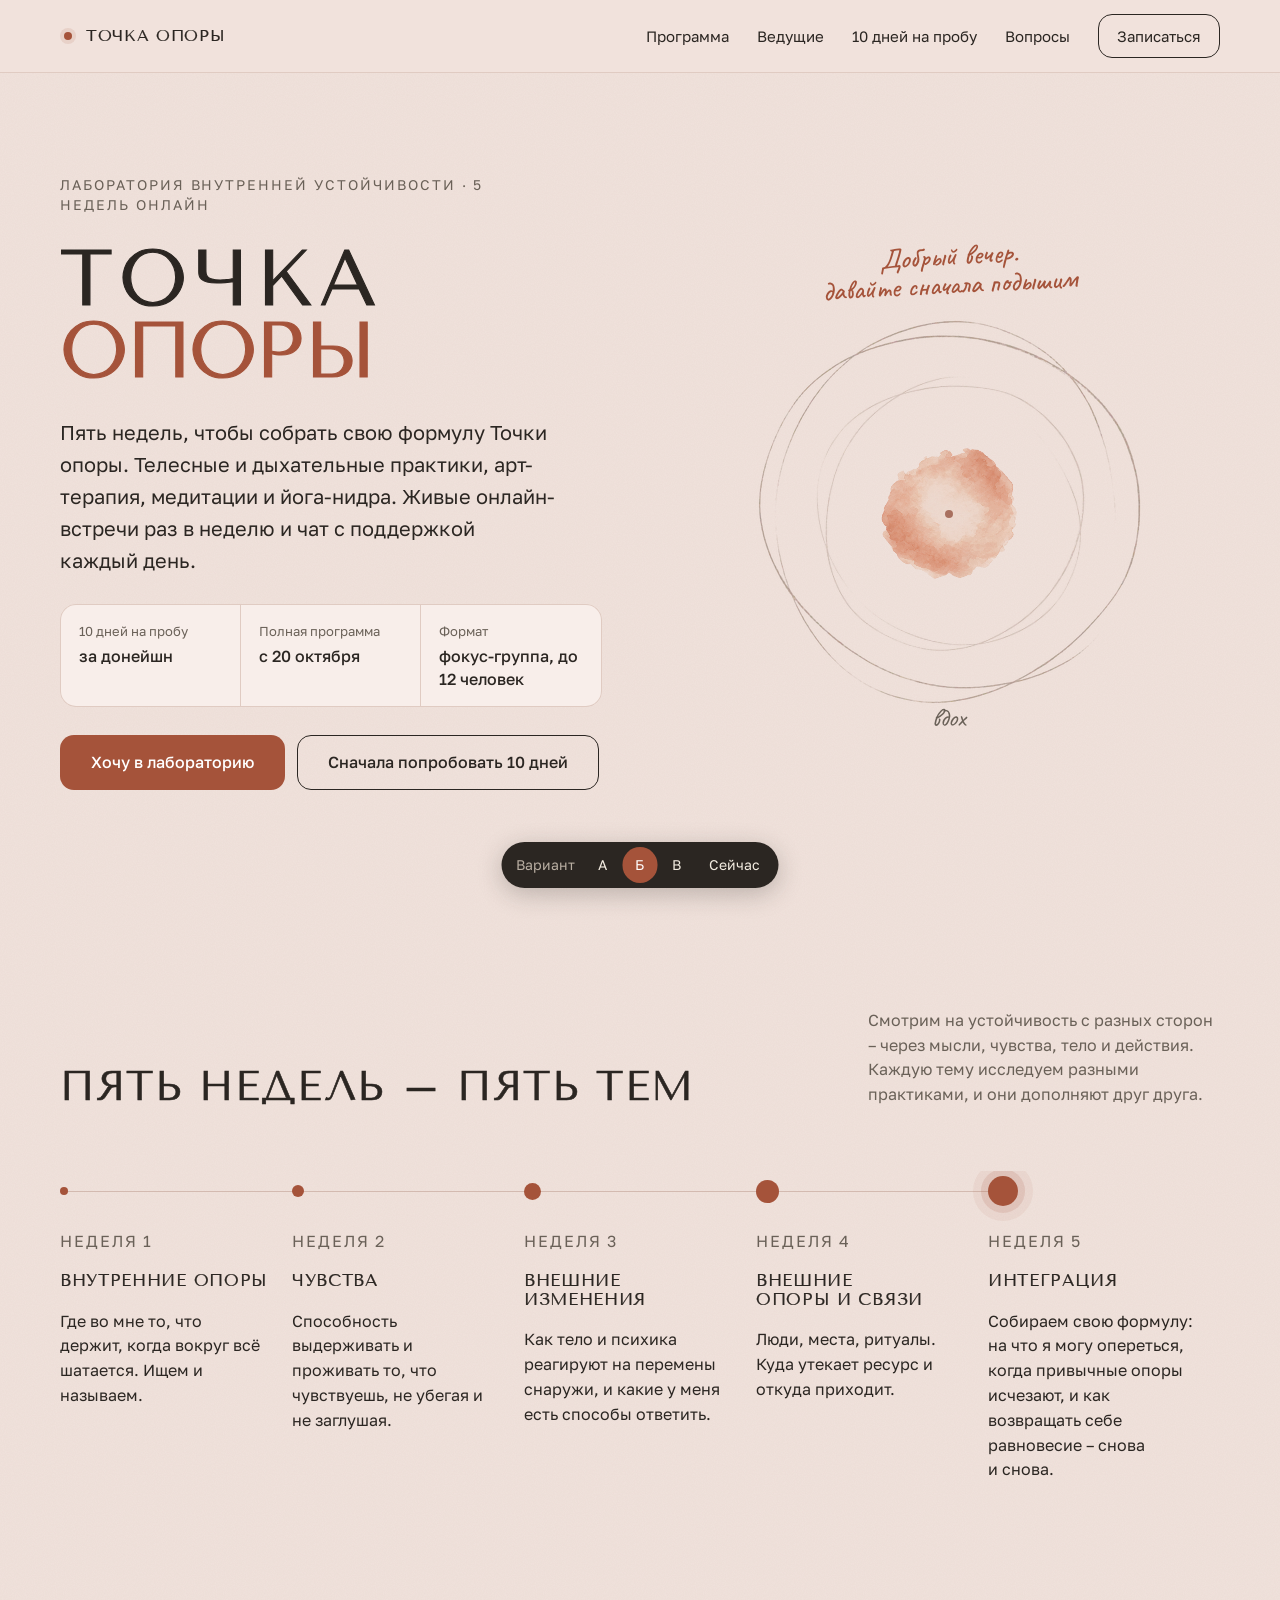
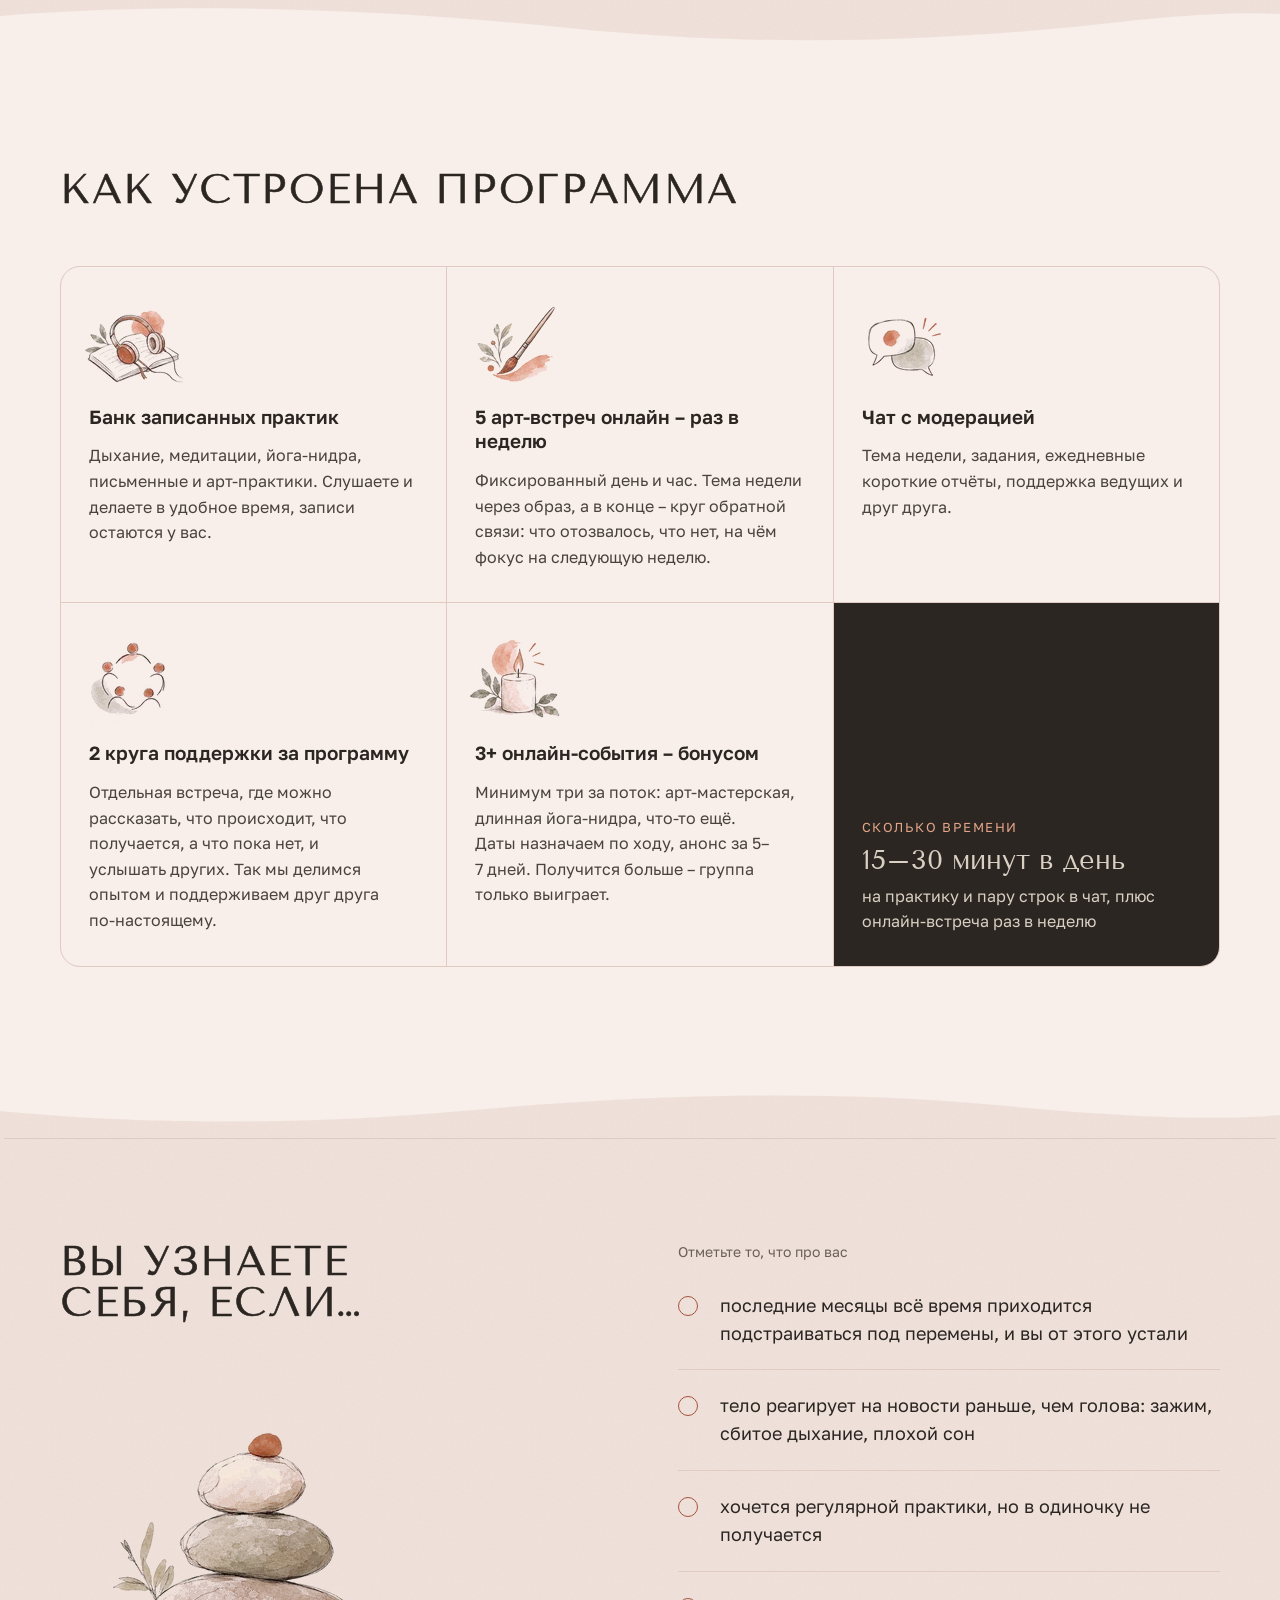
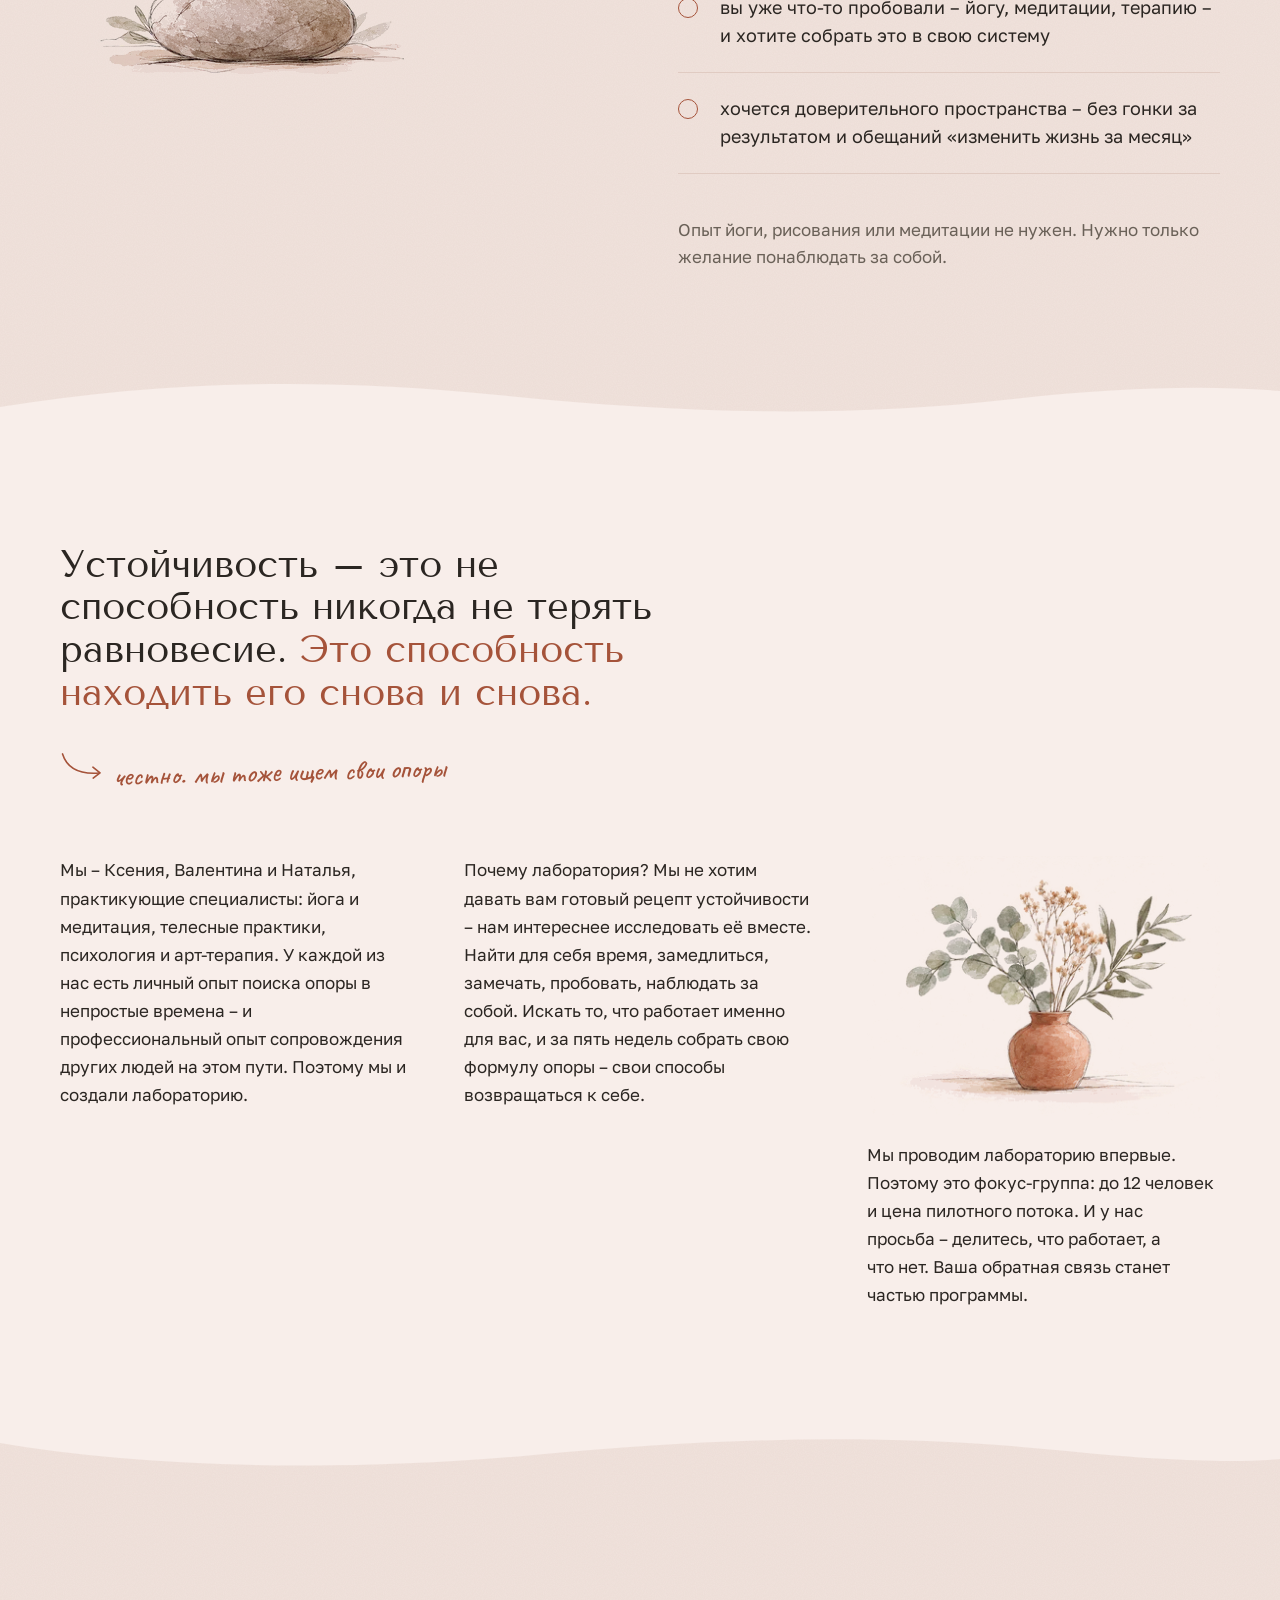
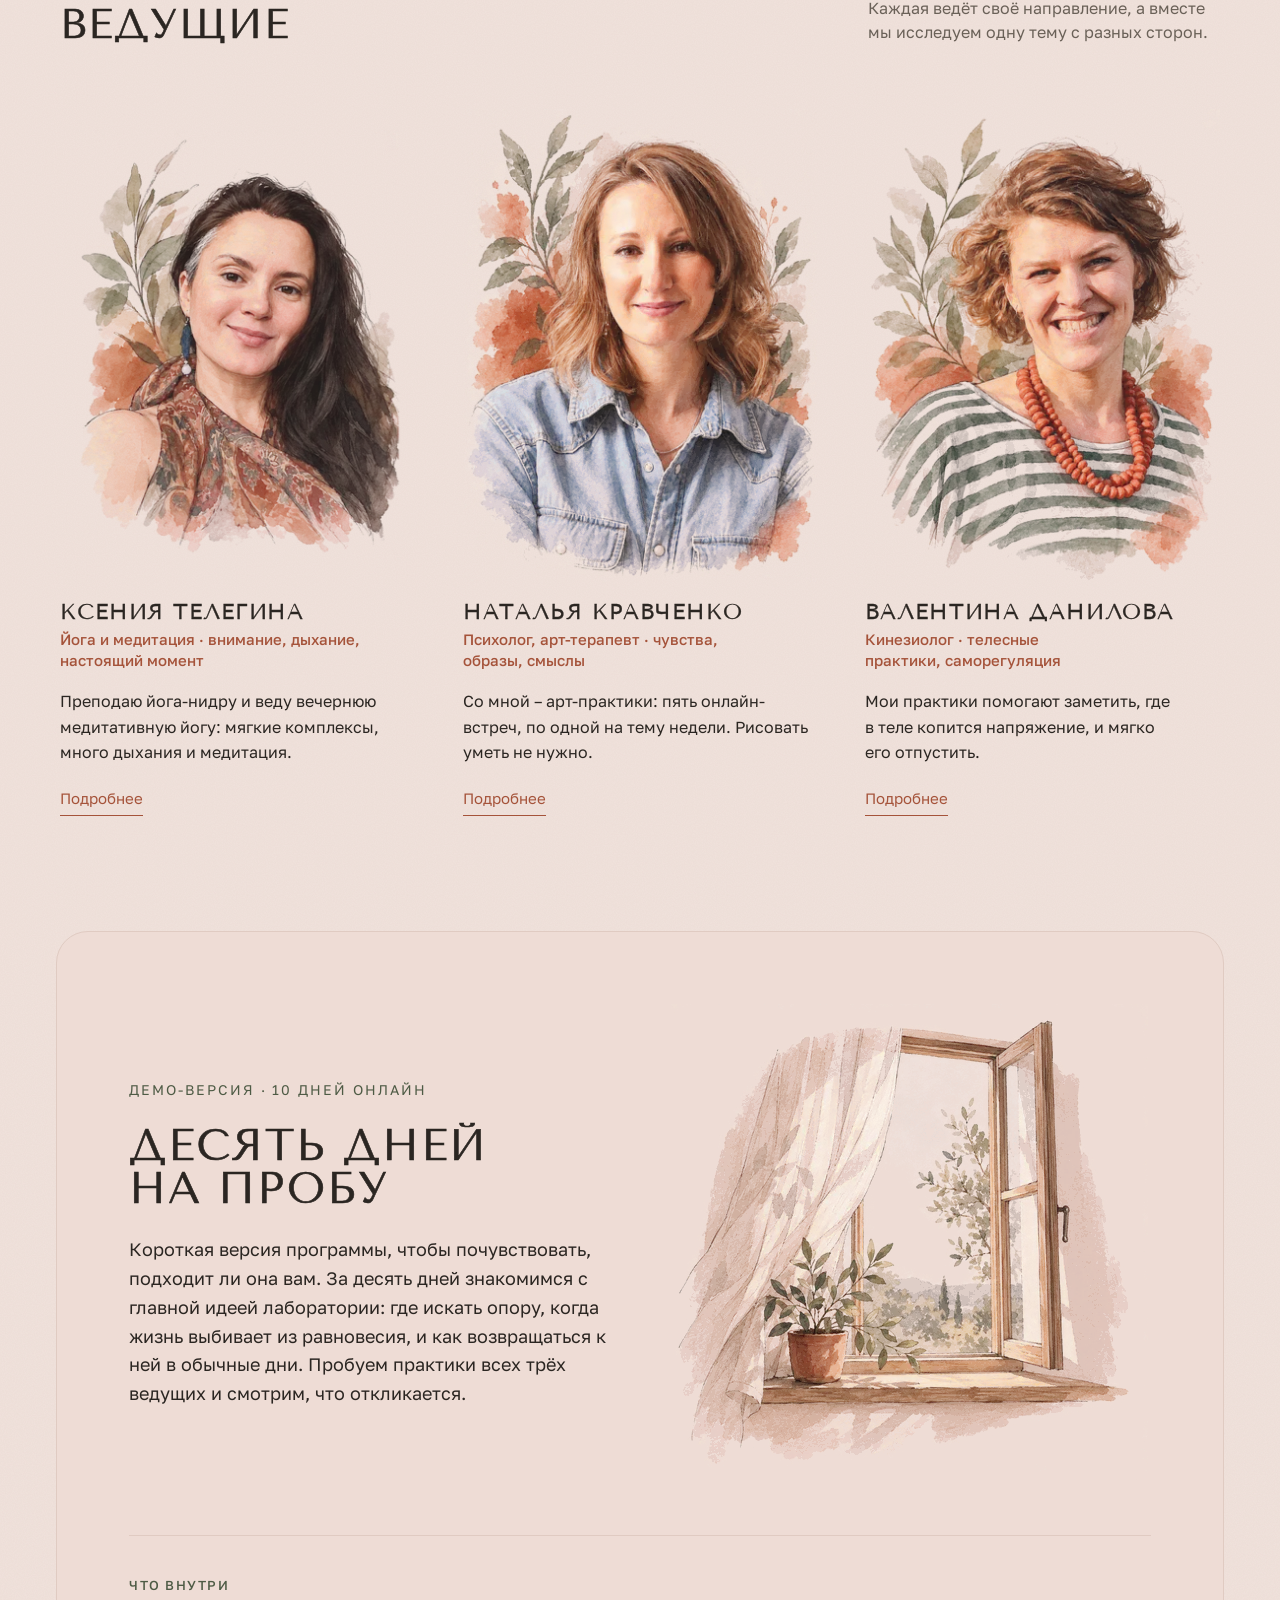
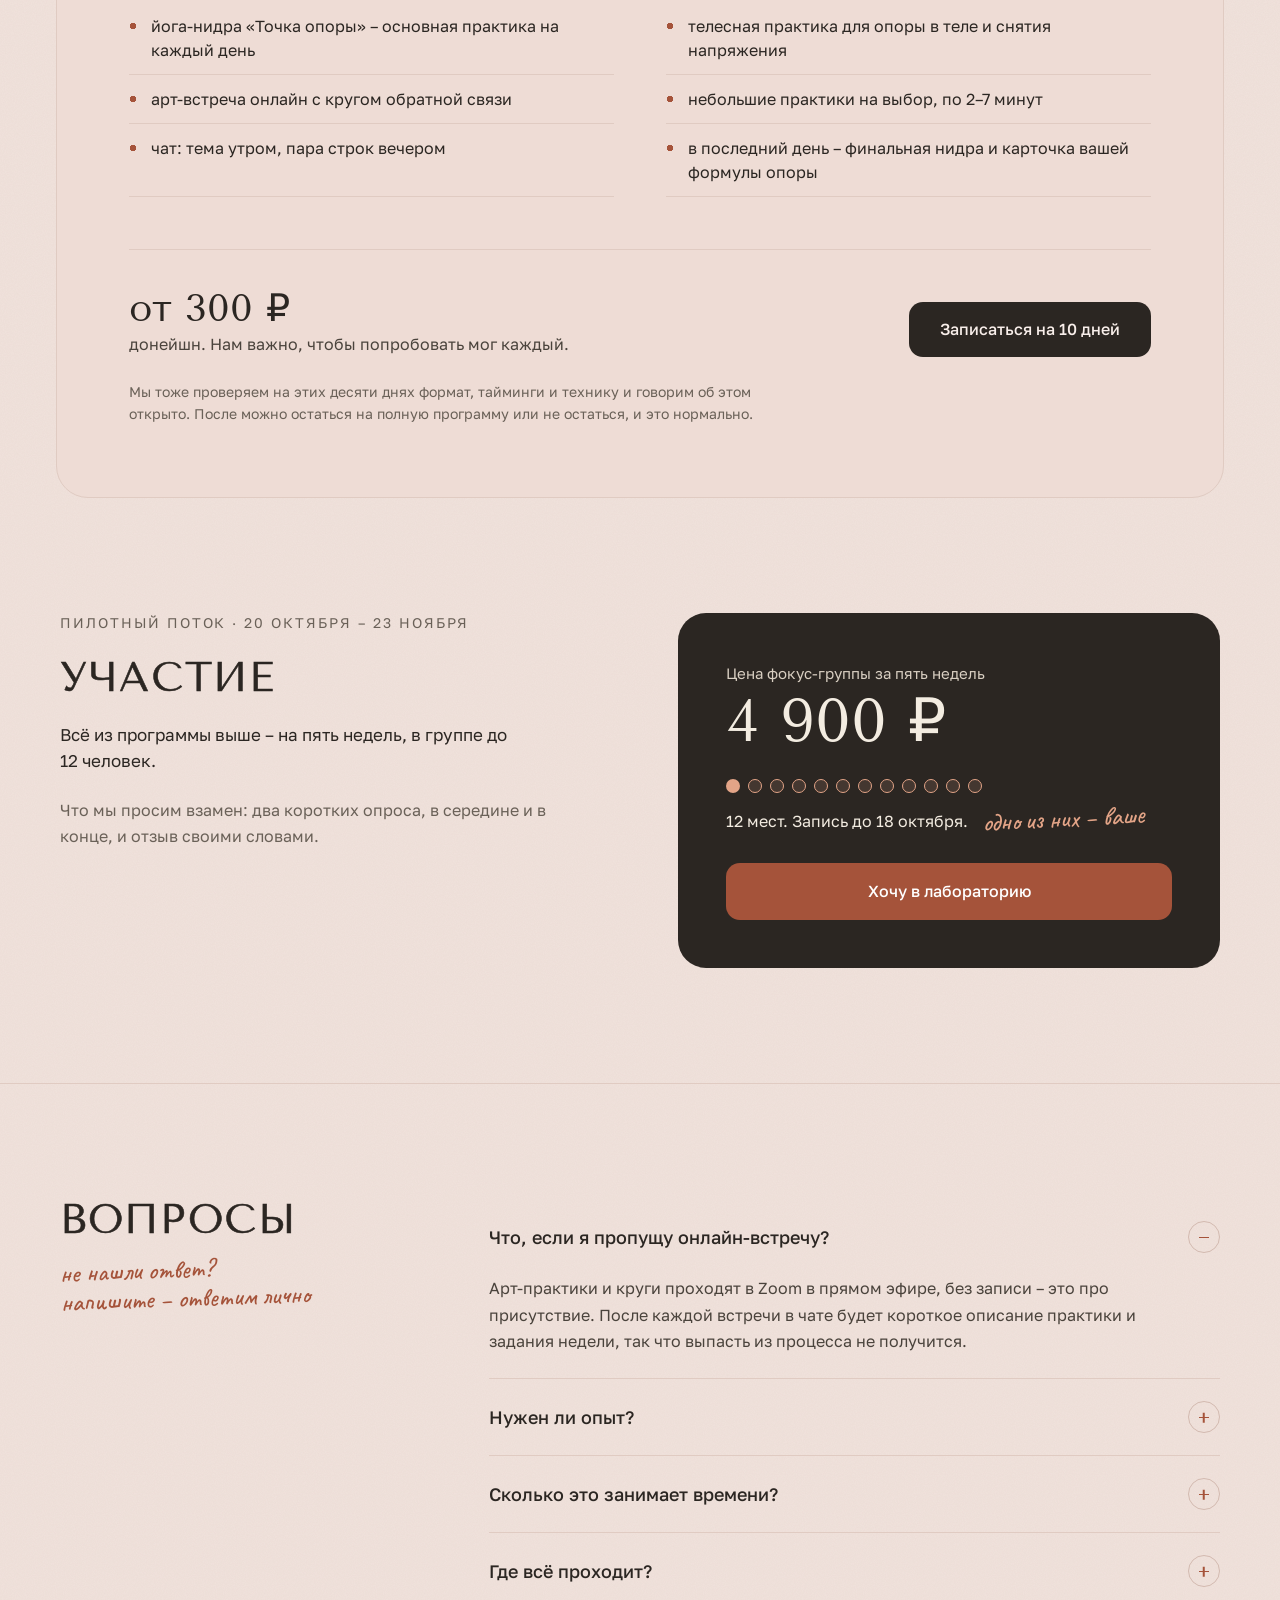
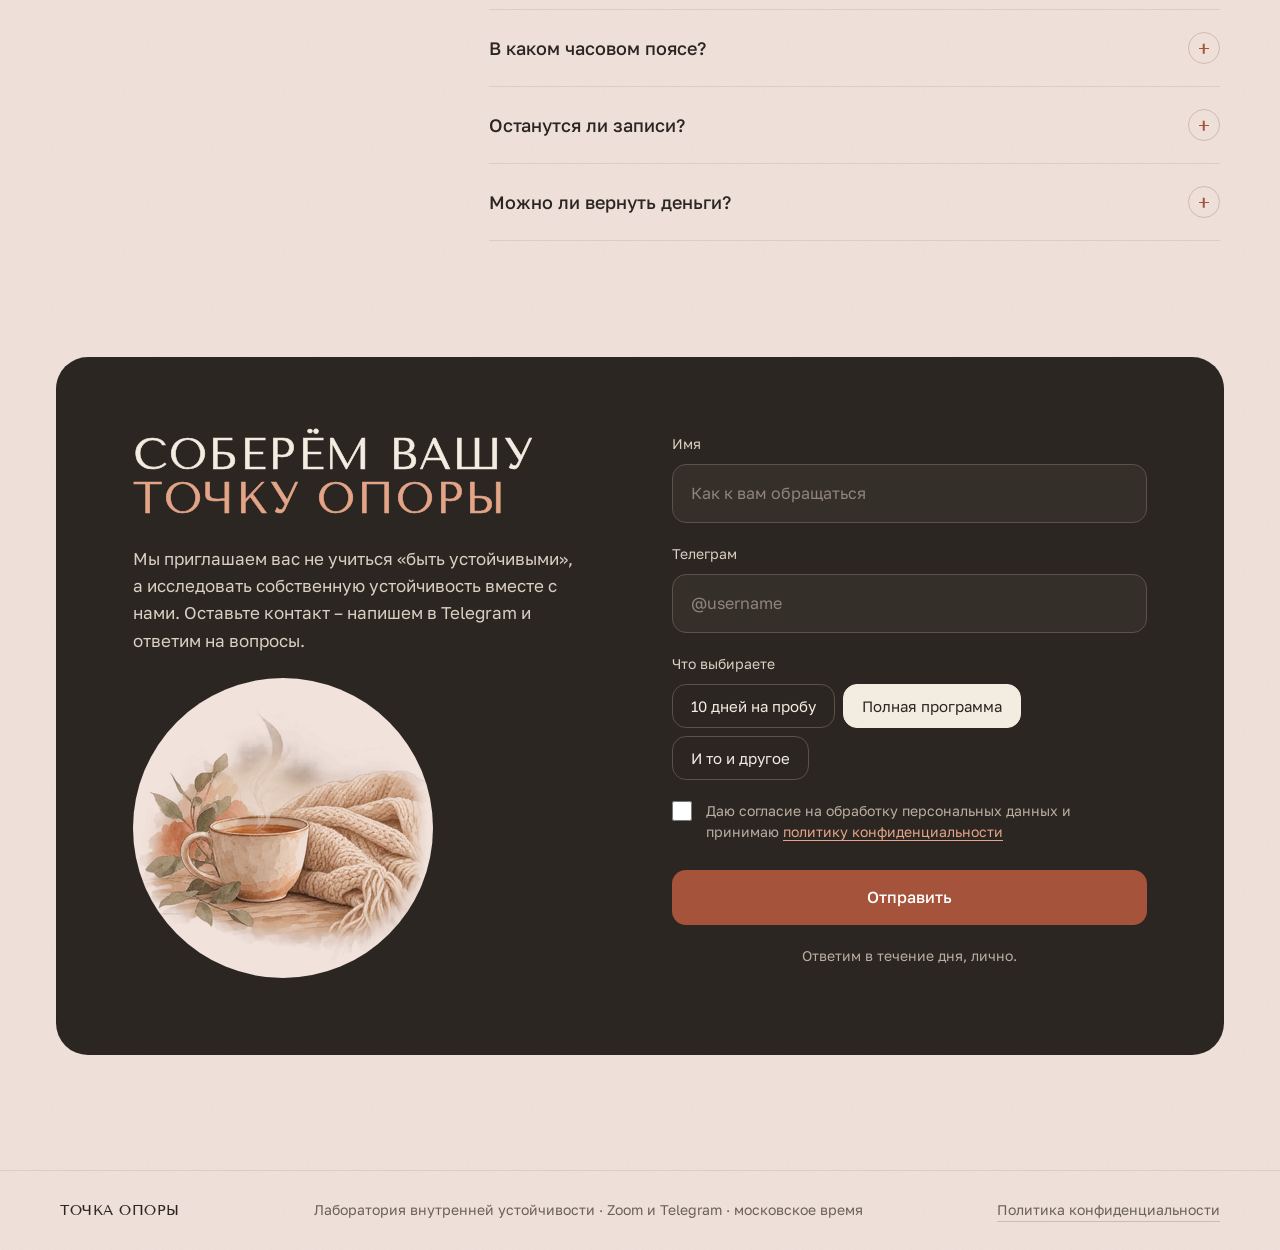
<file: variant-b.html>
<!DOCTYPE html>
<html lang="ru" data-env="dev">
<head>
<meta charset="utf-8">
<meta name="viewport" content="width=device-width, initial-scale=1, viewport-fit=cover">
<title>Вариант Б – сначала программа · Точка опоры – лаборатория внутренней устойчивости</title>
<meta name="description" content="Пять недель онлайн, чтобы собрать свою формулу Точки опоры. Телесные и дыхательные практики, арт-терапия, медитации и йога-нидра, живые онлайн-встречи раз в неделю и чат с поддержкой. Десять дней на пробу – за донейшн.">
<!-- черновик: снимается publish.sh, когда будет свой домен (PENDING D-01) -->
<meta name="robots" content="noindex, nofollow">
<link rel="canonical" href="https://xenaja.github.io/tochka-opory/">
<meta name="theme-color" content="#F1E2DC">
<link rel="icon" href="favicon.svg" type="image/svg+xml">
<link rel="icon" href="favicon-32.png" sizes="32x32" type="image/png">
<link rel="apple-touch-icon" href="apple-touch-icon.png">

<meta property="og:type" content="website">
<meta property="og:locale" content="ru_RU">
<meta property="og:site_name" content="Точка опоры">
<meta property="og:title" content="Точка опоры – лаборатория внутренней устойчивости">
<meta property="og:description" content="Пять недель онлайн, чтобы собрать свою формулу Точки опоры. Фокус-группа до 12 человек, старт 20 октября. Десять дней на пробу – за донейшн.">
<meta property="og:url" content="https://xenaja.github.io/tochka-opory/">
<meta property="og:image" content="https://xenaja.github.io/tochka-opory/og.jpg">
<meta property="og:image:width" content="1200">
<meta property="og:image:height" content="630">
<meta name="twitter:card" content="summary_large_image">

<!-- настройки сайта (шрифт заголовков, капс, заметки, дыхание) — до стилей, чтобы не было мигания -->
<script src="js/config.js"></script>

<link rel="preconnect" href="https://fonts.googleapis.com">
<link rel="preconnect" href="https://fonts.gstatic.com" crossorigin>
<link rel="stylesheet" href="https://fonts.googleapis.com/css2?family=Caveat:wght@500&family=Golos+Text:wght@400;500;600&display=swap">
<link rel="preload" as="image" href="img/breath-wash-420.webp" imagesrcset="img/breath-wash-420.webp 420w, img/breath-wash-700.webp 700w" imagesizes="(min-width: 480px) 420px, 90vw">
<link rel="stylesheet" href="css/tokens.css">
<link rel="stylesheet" href="css/base.css">
<link rel="stylesheet" href="css/sections.css">
<link rel="stylesheet" href="css/variants.css">
<script type="module" src="js/main.js"></script>

<script type="application/ld+json">
{
  "@context": "https://schema.org",
  "@type": "Course",
  "name": "Точка опоры – лаборатория внутренней устойчивости",
  "description": "Пять недель, чтобы собрать свою формулу Точки опоры. Телесные и дыхательные практики, арт-терапия, медитации и йога-нидра. Живые онлайн-встречи раз в неделю и чат с поддержкой каждый день.",
  "inLanguage": "ru",
  "provider": { "@type": "Organization", "name": "Точка опоры", "url": "https://xenaja.github.io/tochka-opory/" },
  "offers": [
    { "@type": "Offer", "name": "Полная программа, пять недель", "price": "4900", "priceCurrency": "RUB", "category": "Paid" },
    { "@type": "Offer", "name": "Десять дней на пробу, донейшн", "price": "300", "priceCurrency": "RUB", "category": "Paid" }
  ],
  "hasCourseInstance": {
    "@type": "CourseInstance",
    "courseMode": "online",
    "startDate": "2026-10-20",
    "endDate": "2026-11-23",
    "location": { "@type": "VirtualLocation", "name": "Zoom и Telegram" },
    "instructor": [
      { "@type": "Person", "name": "Ксения Телегина", "jobTitle": "Йога и медитация" },
      { "@type": "Person", "name": "Наталья Кравченко", "jobTitle": "Психолог, арт-терапевт" },
      { "@type": "Person", "name": "Валентина Данилова", "jobTitle": "Кинезиолог, телесные практики" }
    ]
  }
}
</script>
<script type="application/ld+json">
{
  "@context": "https://schema.org",
  "@type": "FAQPage",
  "mainEntity": [
    { "@type": "Question", "name": "Что, если я пропущу онлайн-встречу?", "acceptedAnswer": { "@type": "Answer", "text": "Арт-практики и круги проходят в Zoom в прямом эфире, без записи – это про присутствие. После каждой встречи в чате будет короткое описание практики и задания недели, так что выпасть из процесса не получится." } },
    { "@type": "Question", "name": "Нужен ли опыт?", "acceptedAnswer": { "@type": "Answer", "text": "Нет. Ни в йоге, ни в рисовании, ни в медитации." } },
    { "@type": "Question", "name": "Сколько это занимает времени?", "acceptedAnswer": { "@type": "Answer", "text": "15–30 минут в день и одна онлайн-встреча в неделю. Бонусные события – по желанию." } },
    { "@type": "Question", "name": "Где всё проходит?", "acceptedAnswer": { "@type": "Answer", "text": "Живые встречи в Zoom, чат и записи в закрытом Telegram-канале." } },
    { "@type": "Question", "name": "В каком часовом поясе?", "acceptedAnswer": { "@type": "Answer", "text": "Московское время. Точный день и час встреч объявим до старта." } },
    { "@type": "Question", "name": "Останутся ли записи?", "acceptedAnswer": { "@type": "Answer", "text": "Да, банк практик и записи нидр останутся у вас после программы." } },
    { "@type": "Question", "name": "Можно ли вернуть деньги?", "acceptedAnswer": { "@type": "Answer", "text": "До старта – полностью. После первой недели – за вычетом прошедшей." } }
  ]
}
</script>
</head>
<body>
<nav class="vbar" aria-label="Варианты страницы"><span>Вариант</span><a href="variant-a.html">А</a><a href="variant-b.html" aria-current="page">Б</a><a href="variant-c.html">В</a><a href="./">Сейчас</a></nav>
<a class="skip" href="#main">К содержанию</a>

<header class="hdr">
  <div class="wrap hdr-in">
    <a class="logo hd" href="#top" aria-label="Точка опоры – наверх">
      <span class="logo-dot" id="logoDot" aria-hidden="true"></span>
      <span>Точка опоры</span>
    </a>
    <nav class="nav" aria-label="Разделы">
      <div class="nav-links">
        <a href="#program">Программа</a>
        <a href="#hosts">Ведущие</a>
        <a href="#demo">10 дней на пробу</a>
        <a href="#faq">Вопросы</a>
      </div>
      <a class="btn btn--ghost btn--sm" href="#form" data-choice="full">Записаться</a>
    </nav>
  </div>
</header>

<main id="main">
<span id="top"></span>

<!-- 01 · Первый экран -->
<section class="wrap hero" aria-labelledby="h-hero">
  <div class="hero-main">
    <p class="eyebrow">Лаборатория внутренней устойчивости · 5 недель онлайн</p>
    <h1 class="hd h1" id="h-hero">Точка<br><em>опоры</em></h1>
    <p class="lead">Пять недель, чтобы собрать свою формулу Точки опоры. Телесные и дыхательные практики, арт-терапия, медитации и йога-нидра. Живые онлайн-встречи раз в неделю и чат с поддержкой каждый день.</p>
    <dl class="facts">
      <div><dt>10 дней на пробу</dt><dd>за донейшн</dd></div>
      <div><dt>Полная программа</dt><dd>с 20 октября</dd></div>
      <div><dt>Формат</dt><dd>фокус-группа, до 12 человек</dd></div>
    </dl>
    <div class="cta-row">
      <a class="btn btn--clay" href="#form" data-choice="full">Хочу в лабораторию</a>
      <a class="btn btn--ghost" href="#demo">Сначала попробовать 10 дней</a>
    </div>
  </div>

  <div class="breath-col">
    <p class="note"><span id="greeting">Добрый день.</span><br>давайте сначала подышим</p>
    <div class="breath" role="img" aria-label="Дыхательный круг: пятно медленно растёт на вдохе и сжимается на выдохе">
      <img class="breath-ring" src="img/ring-pencil-420.webp" srcset="img/ring-pencil-420.webp 420w, img/ring-pencil-800.webp 800w" sizes="(min-width: 480px) 420px, 90vw" width="420" height="420" alt="" decoding="async" draggable="false">
      <img class="breath-ring breath-ring--in" src="img/ring-pencil-420.webp" srcset="img/ring-pencil-420.webp 420w, img/ring-pencil-800.webp 800w" sizes="(min-width: 480px) 302px, 65vw" width="302" height="302" alt="" decoding="async" draggable="false">
      <div class="breath-wash" aria-hidden="true">
        <img src="img/breath-wash-420.webp" srcset="img/breath-wash-420.webp 420w, img/breath-wash-700.webp 700w" sizes="(min-width: 480px) 420px, 90vw" width="420" height="420" alt="" fetchpriority="high" decoding="async" draggable="false">
      </div>
      <span class="breath-center" aria-hidden="true"></span>
      <p class="breath-say" aria-hidden="true">
        <span class="in">вдох</span>
        <span class="out">выдох</span>
        <span class="still">точка опоры</span>
      </p>
    </div>
  </div>
</section>

<!-- 04 · Пять недель -->
<section class="wrap sec-stack" id="program" aria-labelledby="h-program">
  <div class="sec-head">
    <h2 class="hd h2" id="h-program">Пять недель&nbsp;– пять тем</h2>
    <p>Смотрим на устойчивость с разных сторон – через мысли, чувства, тело и действия. Каждую тему исследуем разными практиками, и они дополняют друг друга.</p>
  </div>
  <ol class="weeks">
    <li class="week">
      <div class="week-mark" aria-hidden="true"><i></i></div>
      <p class="label">Неделя 1</p>
      <h3 class="hd">Внутренние опоры</h3>
      <p>Где во мне то, что держит, когда вокруг всё шатается. Ищем и называем.</p>
    </li>
    <li class="week">
      <div class="week-mark" aria-hidden="true"><i></i></div>
      <p class="label">Неделя 2</p>
      <h3 class="hd">Чувства</h3>
      <p>Способность выдерживать и проживать то, что чувствуешь, не убегая и не заглушая.</p>
    </li>
    <li class="week">
      <div class="week-mark" aria-hidden="true"><i></i></div>
      <p class="label">Неделя 3</p>
      <h3 class="hd">Внешние изменения</h3>
      <p>Как тело и психика реагируют на перемены снаружи, и какие у меня есть способы ответить.</p>
    </li>
    <li class="week">
      <div class="week-mark" aria-hidden="true"><i></i></div>
      <p class="label">Неделя 4</p>
      <h3 class="hd">Внешние опоры и связи</h3>
      <p>Люди, места, ритуалы. Куда утекает ресурс и откуда приходит.</p>
    </li>
    <li class="week">
      <div class="week-mark" aria-hidden="true"><i></i></div>
      <p class="label">Неделя 5</p>
      <h3 class="hd">Интеграция</h3>
      <p>Собираем свою формулу: на что я могу опереться, когда привычные опоры исчезают, и как возвращать себе равновесие – снова и снова.</p>
    </li>
  </ol>
</section>

<!-- 05 · Как устроена неделя -->
<section class="band" aria-labelledby="h-how">
  <svg class="wave wave--top" viewBox="0 0 1440 56" preserveAspectRatio="none" aria-hidden="true" focusable="false"><path d="M0 56 L0 18 C 200 4 420 10 640 30 C 860 50 1060 44 1260 24 C 1340 16 1400 14 1440 16 L1440 56 Z"/></svg>
  <svg class="wave wave--bottom" viewBox="0 0 1440 56" preserveAspectRatio="none" aria-hidden="true" focusable="false"><path d="M0 0 L0 30 C 140 42 320 46 520 30 C 720 14 920 8 1120 24 C 1260 36 1370 40 1440 34 L1440 0 Z"/></svg>
  <div class="wrap how">
    <h2 class="hd h2" id="h-how">Как устроена программа</h2>
    <ul class="how-grid">
      <li>
        <img src="img/ic-bank-104.webp" srcset="img/ic-bank-104.webp 1x, img/ic-bank-208.webp 2x" width="104" height="104" alt="" loading="lazy" decoding="async">
        <h3>Банк записанных практик</h3>
        <p>Дыхание, медитации, йога-нидра, письменные и арт-практики. Слушаете и делаете в удобное время, записи остаются у вас.</p>
      </li>
      <li>
        <img src="img/ic-art-104.webp" srcset="img/ic-art-104.webp 1x, img/ic-art-208.webp 2x" width="104" height="104" alt="" loading="lazy" decoding="async">
        <h3>5 арт-встреч онлайн – раз в неделю</h3>
        <p>Фиксированный день и час. Тема недели через образ, а в конце – круг обратной связи: что отозвалось, что нет, на чём фокус на следующую неделю.</p>
      </li>
      <li>
        <img src="img/ic-chat-104.webp" srcset="img/ic-chat-104.webp 1x, img/ic-chat-208.webp 2x" width="104" height="104" alt="" loading="lazy" decoding="async">
        <h3>Чат с модерацией</h3>
        <p>Тема недели, задания, ежедневные короткие отчёты, поддержка ведущих и друг друга.</p>
      </li>
      <li>
        <img src="img/ic-circle-104.webp" srcset="img/ic-circle-104.webp 1x, img/ic-circle-208.webp 2x" width="104" height="104" alt="" loading="lazy" decoding="async">
        <h3>2 круга поддержки за программу</h3>
        <p>Отдельная встреча, где можно рассказать, что происходит, что получается, а что пока нет, и услышать других. Так мы делимся опытом и поддерживаем друг друга по-настоящему.</p>
      </li>
      <li>
        <img src="img/ic-events-104.webp" srcset="img/ic-events-104.webp 1x, img/ic-events-208.webp 2x" width="104" height="104" alt="" loading="lazy" decoding="async">
        <h3>3+ онлайн-события – бонусом</h3>
        <p>Минимум три за поток: арт-мастерская, длинная йога-нидра, что-то ещё. Даты назначаем по ходу, анонс за 5–7 дней. Получится больше – группа только выиграет.</p>
      </li>
      <li class="how-time">
        <p class="label">Сколько времени</p>
        <p class="hd-plain">15–30 минут в день</p>
        <p>на практику и пару строк в чат, плюс онлайн-встреча раз в неделю</p>
      </li>
    </ul>
  </div>
</section>

<!-- 02 · Для кого -->
<section class="wrap who" aria-labelledby="h-who">
  <div class="who-head">
    <h2 class="hd h2" id="h-who">Вы узнаете себя, если…</h2>
    <img class="who-art" src="img/il-stones-380.webp" srcset="img/il-stones-380.webp 380w, img/il-stones-760.webp 760w" sizes="(min-width: 440px) 380px, 90vw" width="380" height="380" alt="Три гладких камня, поставленные друг на друга, на верхнем – маленькая терракотовая точка" loading="lazy" decoding="async">
  </div>
  <div class="who-list">
    <p class="who-hint" id="who-hint">Отметьте то, что про вас</p>
    <div role="group" aria-labelledby="who-hint">
      <button class="chk" type="button" aria-pressed="false"><span class="chk-dot" aria-hidden="true"></span><span>последние месяцы всё время приходится подстраиваться под перемены, и вы от этого устали</span></button>
      <button class="chk" type="button" aria-pressed="false"><span class="chk-dot" aria-hidden="true"></span><span>тело реагирует на новости раньше, чем голова: зажим, сбитое дыхание, плохой сон</span></button>
      <button class="chk" type="button" aria-pressed="false"><span class="chk-dot" aria-hidden="true"></span><span>хочется регулярной практики, но в одиночку не получается</span></button>
      <button class="chk" type="button" aria-pressed="false"><span class="chk-dot" aria-hidden="true"></span><span>вы уже что-то пробовали – йогу, медитации, терапию – и хотите собрать это в свою систему</span></button>
      <button class="chk" type="button" aria-pressed="false"><span class="chk-dot" aria-hidden="true"></span><span>хочется доверительного пространства – без гонки за результатом и обещаний «изменить жизнь за месяц»</span></button>
    </div>
    <div class="who-foot">
      <div aria-live="polite">
        <div class="who-answer" id="whoAnswer" hidden>
          <p class="hd-plain who-msg" id="whoMsg"></p>
          <a class="link-u" href="#demo">Начать с десяти дней на пробу →</a>
        </div>
      </div>
      <p class="who-note">Опыт йоги, рисования или медитации не нужен. Нужно только желание понаблюдать за собой.</p>
    </div>
  </div>
</section>

<!-- 03 · Что такое лаборатория -->
<section class="band" aria-label="Что такое лаборатория">
  <svg class="wave wave--top" viewBox="0 0 1440 56" preserveAspectRatio="none" aria-hidden="true" focusable="false"><path d="M0 56 L0 34 C 180 8 360 4 560 22 C 760 40 940 46 1140 26 C 1260 14 1360 12 1440 18 L1440 56 Z"/></svg>
  <svg class="wave wave--bottom" viewBox="0 0 1440 56" preserveAspectRatio="none" aria-hidden="true" focusable="false"><path d="M0 0 L0 20 C 160 44 380 50 600 32 C 820 14 1000 10 1200 28 C 1310 38 1390 40 1440 36 L1440 0 Z"/></svg>
  <div class="wrap lab">
    <p class="hd-plain quote">Устойчивость – это не способность никогда не терять равновесие. <em>Это способность находить его снова и снова.</em></p>
    <p class="note note--arrow">
      <svg width="46" height="30" viewBox="0 0 46 30" fill="none" stroke-width="1.6" stroke-linecap="round" stroke-linejoin="round" aria-hidden="true" focusable="false"><path d="M3 3c4 14 16 21 36 20"/><path d="M33 17l7 6-7 5"/></svg>
      <span>честно. мы тоже ищем свои опоры</span>
    </p>
    <div class="lab-cols">
      <p>Мы – Ксения, Валентина и Наталья, практикующие специалисты: йога и медитация, телесные практики, психология и арт-терапия. У каждой из нас есть личный опыт поиска опоры в непростые времена – и профессиональный опыт сопровождения других людей на этом пути. Поэтому мы и создали лабораторию.</p>
      <p>Почему лаборатория? Мы не хотим давать вам готовый рецепт устойчивости – нам интереснее исследовать её вместе. Найти для себя время, замедлиться, замечать, пробовать, наблюдать за собой. Искать то, что работает именно для вас, и за пять недель собрать свою формулу опоры – свои способы возвращаться к себе.</p>
      <div>
        <img class="lab-art" src="img/il-three-360.webp" srcset="img/il-three-360.webp 360w, img/il-three-720.webp 720w" sizes="(min-width: 1160px) 330px, (min-width: 700px) 45vw, 90vw" width="360" height="270" alt="Три разные ветки – эвкалипт, сухоцвет и олива – в одной глиняной вазе" loading="lazy" decoding="async">
        <p>Мы проводим лабораторию впервые. Поэтому это фокус-группа: до 12 человек и цена пилотного потока. И у нас просьба – делитесь, что работает, а что нет. Ваша обратная связь станет частью программы.</p>
      </div>
    </div>
  </div>
</section>

<!-- 06 · Ведущие -->
<section class="wrap sec-stack" id="hosts" aria-labelledby="h-hosts">
  <div class="sec-head">
    <h2 class="hd h2" id="h-hosts">Ведущие</h2>
    <p>Каждая ведёт своё направление, а вместе мы исследуем одну тему с разных сторон.</p>
  </div>
  <div class="hosts">
    <article class="host">
      <img src="img/ph-kseniya-360.webp?v=3" srcset="img/ph-kseniya-360.webp?v=3 360w, img/ph-kseniya-720.webp?v=3 720w" sizes="(min-width: 1160px) 340px, (min-width: 700px) 45vw, 90vw" width="360" height="480" alt="Акварельный портрет Ксении Телегиной" loading="lazy" decoding="async">
      <div class="host-name">
        <h3 class="hd">Ксения Телегина</h3>
        <p class="host-role">Йога и медитация · внимание, дыхание, настоящий момент</p>
      </div>
      <p>Преподаю йога-нидру и веду вечернюю медитативную йогу: мягкие комплексы, много дыхания и медитация.</p>
      <div class="host-more" id="bio-k">
        <p>Я веду три направления. Вечерняя расслабляющая йога – спокойные комплексы, чтобы отпустить день. Йога-нидра – практика, где лежишь, следуешь за голосом и глубоко перезагружаешь нервную систему, а намерение, сформулированное в состоянии между сном и явью, потом прорастает в жизни. Будут короткие записи и одна-две длинные тематические нидры онлайн за программу. И медитация – для тех, кто хочет начать, бросает или хочет разобраться глубже: типы, ключи, с чего проще стартовать.</p>
        <p>Ещё за мной круги поддержки – два за программу, где мы делимся опытом и слышим друг друга.</p>
      </div>
      <button class="text-btn" type="button" aria-expanded="true" aria-controls="bio-k" hidden>Подробнее</button>
    </article>
    <article class="host">
      <img src="img/ph-natalya-360.webp" srcset="img/ph-natalya-360.webp 360w, img/ph-natalya-720.webp 720w" sizes="(min-width: 1160px) 340px, (min-width: 700px) 45vw, 90vw" width="360" height="480" alt="Акварельный портрет Натальи Кравченко" loading="lazy" decoding="async">
      <div class="host-name">
        <h3 class="hd">Наталья Кравченко</h3>
        <p class="host-role">Психолог, арт-терапевт · чувства, образы, смыслы</p>
      </div>
      <p>Со мной – арт-практики: пять онлайн-встреч, по одной на тему недели. Рисовать уметь не нужно.</p>
      <div class="host-more" id="bio-n">
        <p>Арт-терапия не про результат на бумаге, а про то, что становится видно, когда руки заняты, а голова отпускает контроль. Внутренние опоры, чувства, реакции на перемены, связи, портрет своей устойчивости – каждую тему проживём через образ, а потом поговорим о том, что получилось.</p>
        <p>После каждой встречи – короткое описание практики для тех, кто пропустил, и список материалов на следующую неделю. Ничего сложного: бумага, то, чем рисуете, иногда что-то из дома.</p>
      </div>
      <button class="text-btn" type="button" aria-expanded="true" aria-controls="bio-n" hidden>Подробнее</button>
    </article>
    <article class="host">
      <img src="img/ph-valentina-360.webp" srcset="img/ph-valentina-360.webp 360w, img/ph-valentina-720.webp 720w" sizes="(min-width: 1160px) 340px, (min-width: 700px) 45vw, 90vw" width="360" height="480" alt="Акварельный портрет Валентины Даниловой" loading="lazy" decoding="async">
      <div class="host-name">
        <h3 class="hd">Валентина Данилова</h3>
        <p class="host-role">Кинезиолог · телесные практики, саморегуляция</p>
      </div>
      <p>Мои практики помогают заметить, где в теле копится напряжение, и мягко его отпустить.</p>
      <div class="host-more" id="bio-v">
        <p>Тело часто знает, где наша опора, раньше, чем мы формулируем это словами: где зажимается при тревоге, где расслабляется в безопасности, откуда берётся сила, когда нужно устоять. Будем работать с этим через простые движения, дыхание и внимание к ощущениям – без сложных техник и без спорта.</p>
        <p>Практики короткие, их можно встроить в любой день. Что-то останется с вами как быстрый способ вернуть себя в тело, когда вокруг штормит.</p>
      </div>
      <button class="text-btn" type="button" aria-expanded="true" aria-controls="bio-v" hidden>Подробнее</button>
    </article>
  </div>
</section>

<!-- 07 · Десять дней на пробу (демо) -->
<section class="ow-sec" id="demo" aria-labelledby="h-ow">
  <div class="ow">
    <div class="ow-text">
      <p class="eyebrow">Демо-версия · 10&nbsp;дней онлайн</p>
      <h2 class="hd h2 h2--xl" id="h-ow">Десять дней на&nbsp;пробу</h2>
      <p class="ow-lead">Короткая версия программы, чтобы почувствовать, подходит ли она вам. За десять дней знакомимся с главной идеей лаборатории: где искать опору, когда жизнь выбивает из равновесия, и как возвращаться к ней в обычные дни. Пробуем практики всех трёх ведущих и смотрим, что откликается.</p>
    </div>
    <img class="ow-art" src="img/il-window-480.webp" srcset="img/il-window-480.webp 480w, img/il-window-960.webp 960w" sizes="(min-width: 560px) 480px, 80vw" width="480" height="480" alt="Приоткрытое окно с лёгкой занавеской и растением на подоконнике" loading="lazy" decoding="async">

    <div class="ow-parts">
      <div class="ow-inside">
        <h3 class="label">Что внутри</h3>
        <ul>
          <li>йога-нидра «Точка опоры» – основная практика на каждый день</li>
          <li>телесная практика для опоры в теле и снятия напряжения</li>
          <li>арт-встреча онлайн с кругом обратной связи</li>
          <li>небольшие практики на выбор, по 2–7 минут</li>
          <li>чат: тема утром, пара строк вечером</li>
          <li>в последний день – финальная нидра и карточка вашей формулы опоры</li>
        </ul>
      </div>
    </div>

    <div class="ow-foot">
      <p class="ow-price">
        <span class="hd-plain">от 300 ₽</span>
        <span>донейшн. Нам важно, чтобы попробовать мог каждый.</span>
      </p>
      <div class="ow-cta">
        <a class="btn btn--ink" href="#form" data-choice="open">Записаться на 10 дней</a>
      </div>
      <p class="ow-fine">Мы тоже проверяем на этих десяти днях формат, тайминги и технику и говорим об этом открыто. После можно остаться на полную программу или не остаться, и это нормально.</p>
    </div>
  </div>
</section>

<!-- 08 · Участие -->
<section class="wrap join" aria-labelledby="h-join">
  <div class="join-text">
    <p class="eyebrow">Пилотный поток · 20 октября – 23 ноября</p>
    <h2 class="hd h2" id="h-join">Участие</h2>
    <p class="join-sum">Всё из программы выше – на пять недель, в группе до 12 человек.</p>
    <p class="join-ask">Что мы просим взамен: два коротких опроса, в середине и в конце, и отзыв своими словами.</p>
  </div>
  <div class="price-card">
    <p class="price-top">
      <span>Цена фокус-группы за пять недель</span>
      <span class="hd-plain price">4 900 ₽</span>
    </p>
    <div class="seats-wrap">
      <div class="seats" aria-hidden="true"><i title="ваше место"></i><i></i><i></i><i></i><i></i><i></i><i></i><i></i><i></i><i></i><i></i><i></i></div>
      <p class="seats-cap">
        <span>12 мест. Запись до 18 октября.</span>
        <span class="note">одно из них – ваше</span>
      </p>
    </div>
    <a class="btn btn--clay" href="#form" data-choice="full">Хочу в лабораторию</a>
  </div>
</section>

<!-- 09 · Вопросы -->
<section class="faq-sec" id="faq" aria-labelledby="h-faq">
  <div class="wrap faq">
    <div class="faq-head">
      <h2 class="hd h2" id="h-faq">Вопросы</h2>
      <p class="note">не нашли ответ?<br>напишите – ответим лично</p>
    </div>
    <div class="faq-list">
      <div class="faq-item">
        <h3><button class="faq-q" type="button" aria-expanded="true" aria-controls="faq-1" id="faq-q1">Что, если я пропущу онлайн-встречу?<span class="faq-sign" aria-hidden="true"></span></button></h3>
        <p class="faq-a" id="faq-1" role="region" aria-labelledby="faq-q1">Арт-практики и круги проходят в Zoom в прямом эфире, без записи – это про присутствие. После каждой встречи в чате будет короткое описание практики и задания недели, так что выпасть из процесса не получится.</p>
      </div>
      <div class="faq-item">
        <h3><button class="faq-q" type="button" aria-expanded="true" aria-controls="faq-2" id="faq-q2">Нужен ли опыт?<span class="faq-sign" aria-hidden="true"></span></button></h3>
        <p class="faq-a" id="faq-2" role="region" aria-labelledby="faq-q2">Нет. Ни в йоге, ни в рисовании, ни в медитации.</p>
      </div>
      <div class="faq-item">
        <h3><button class="faq-q" type="button" aria-expanded="true" aria-controls="faq-3" id="faq-q3">Сколько это занимает времени?<span class="faq-sign" aria-hidden="true"></span></button></h3>
        <p class="faq-a" id="faq-3" role="region" aria-labelledby="faq-q3">15–30 минут в день и одна онлайн-встреча в неделю. Бонусные события – по желанию.</p>
      </div>
      <div class="faq-item">
        <h3><button class="faq-q" type="button" aria-expanded="true" aria-controls="faq-4" id="faq-q4">Где всё проходит?<span class="faq-sign" aria-hidden="true"></span></button></h3>
        <p class="faq-a" id="faq-4" role="region" aria-labelledby="faq-q4">Живые встречи в Zoom, чат и записи в закрытом Telegram-канале.</p>
      </div>
      <div class="faq-item">
        <h3><button class="faq-q" type="button" aria-expanded="true" aria-controls="faq-5" id="faq-q5">В каком часовом поясе?<span class="faq-sign" aria-hidden="true"></span></button></h3>
        <p class="faq-a" id="faq-5" role="region" aria-labelledby="faq-q5">Московское время. Точный день и час встреч объявим до старта.</p>
      </div>
      <div class="faq-item">
        <h3><button class="faq-q" type="button" aria-expanded="true" aria-controls="faq-6" id="faq-q6">Останутся ли записи?<span class="faq-sign" aria-hidden="true"></span></button></h3>
        <p class="faq-a" id="faq-6" role="region" aria-labelledby="faq-q6">Да, банк практик и записи нидр останутся у вас после программы.</p>
      </div>
      <div class="faq-item">
        <h3><button class="faq-q" type="button" aria-expanded="true" aria-controls="faq-7" id="faq-q7">Можно ли вернуть деньги?<span class="faq-sign" aria-hidden="true"></span></button></h3>
        <p class="faq-a" id="faq-7" role="region" aria-labelledby="faq-q7">До старта – полностью. После первой недели – за вычетом прошедшей.</p>
      </div>
    </div>
  </div>
</section>

<!-- 10 · Форма -->
<section class="form-sec" id="form" aria-labelledby="h-form">
  <div class="form-box">
    <div class="form-intro">
      <h2 class="hd h2 h2--xl" id="h-form">Соберём вашу<br><em>точку опоры</em></h2>
      <p>Мы приглашаем вас не учиться «быть устойчивыми», а исследовать собственную устойчивость вместе с нами. Оставьте контакт – напишем в Telegram и ответим на вопросы.</p>
      <div class="form-art">
        <img src="img/il-tea-300.webp" srcset="img/il-tea-300.webp 300w, img/il-tea-600.webp 600w" sizes="300px" width="300" height="300" alt="Чашка чая с тонкой струйкой пара рядом со сложенным вязаным пледом" loading="lazy" decoding="async">
      </div>
    </div>

    <form class="lead-form" id="leadForm" novalidate data-pending="F-01">
      <div class="field">
        <label for="lf-name">Имя</label>
        <input type="text" id="lf-name" name="name" autocomplete="given-name" placeholder="Как к вам обращаться" maxlength="80" required aria-describedby="lf-name-err">
        <p class="field-err" id="lf-name-err"></p>
      </div>
      <div class="field">
        <label for="lf-tg">Телеграм</label>
        <input type="text" id="lf-tg" name="tg" autocomplete="off" autocapitalize="off" spellcheck="false" placeholder="@username" maxlength="64" required aria-describedby="lf-tg-err">
        <p class="field-err" id="lf-tg-err"></p>
      </div>
      <fieldset class="choice">
        <legend>Что выбираете</legend>
        <div class="pills">
          <label class="pill"><input type="radio" name="choice" value="open"><span>10 дней на пробу</span></label>
          <label class="pill"><input type="radio" name="choice" value="full" checked><span>Полная программа</span></label>
          <label class="pill"><input type="radio" name="choice" value="both"><span>И то и другое</span></label>
        </div>
      </fieldset>
      <div class="hp" aria-hidden="true">
        <label for="lf-company">Компания</label>
        <input type="text" id="lf-company" name="company" tabindex="-1" autocomplete="off">
      </div>
      <label class="consent" for="lf-consent">
        <input type="checkbox" id="lf-consent" name="consent" required aria-describedby="lf-consent-err">
        <span>Даю согласие на обработку персональных данных и принимаю <a href="privacy.html">политику конфиденциальности</a></span>
      </label>
      <p class="field-err" id="lf-consent-err"></p>
      <button class="btn btn--send" type="submit">Отправить</button>
      <p class="form-note" id="formNote" role="status" aria-live="polite">Ответим в течение дня, лично.</p>
    </form>

    <div class="form-done" id="formDone" hidden>
      <span class="form-done-dot" aria-hidden="true"></span>
      <h3 class="hd" id="doneTitle" tabindex="-1">Спасибо</h3>
      <p>Мы получили заявку и ответим в течение дня, лично.</p>
    </div>
  </div>
</section>
</main>

<footer class="ftr">
  <div class="wrap ftr-in">
    <span class="hd ftr-brand">Точка опоры</span>
    <span>Лаборатория внутренней устойчивости · Zoom и Telegram · московское время</span>
    <a href="privacy.html">Политика конфиденциальности</a>
  </div>
</footer>

</body>
</html>
</file>
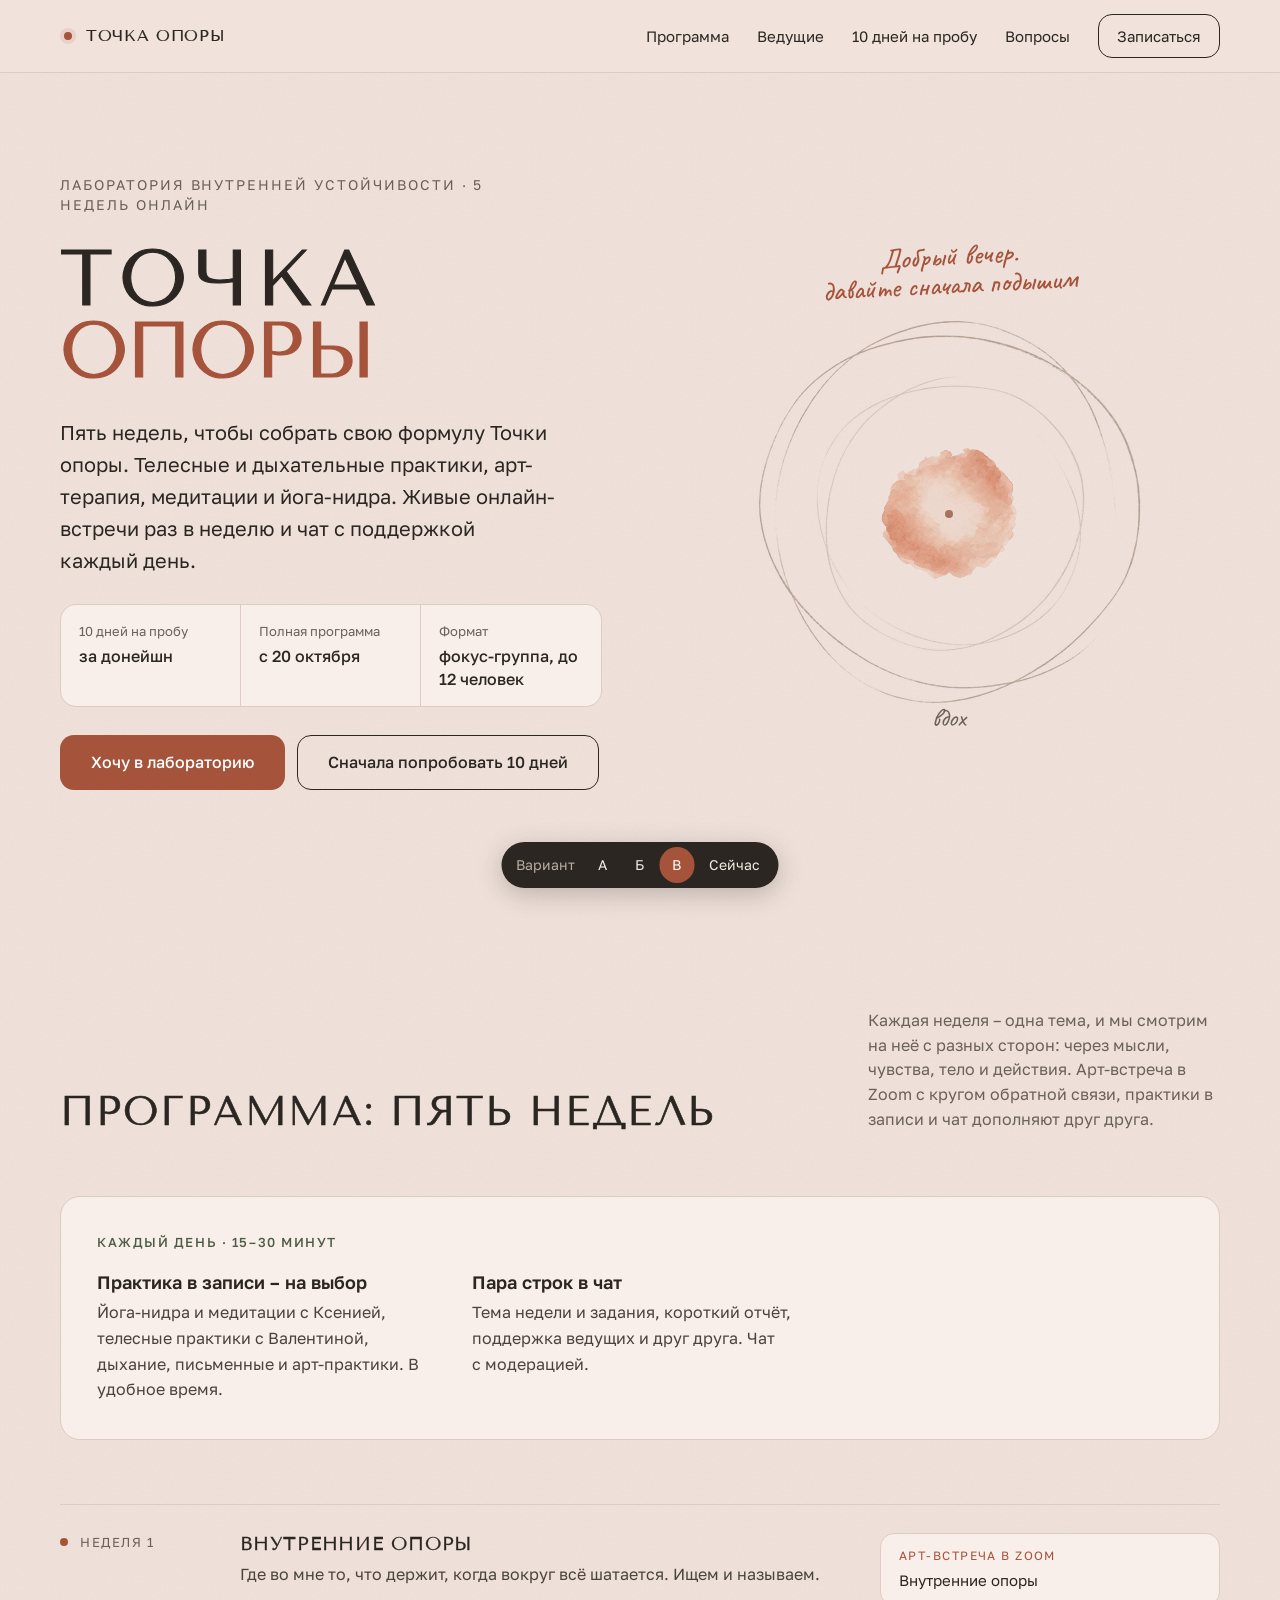
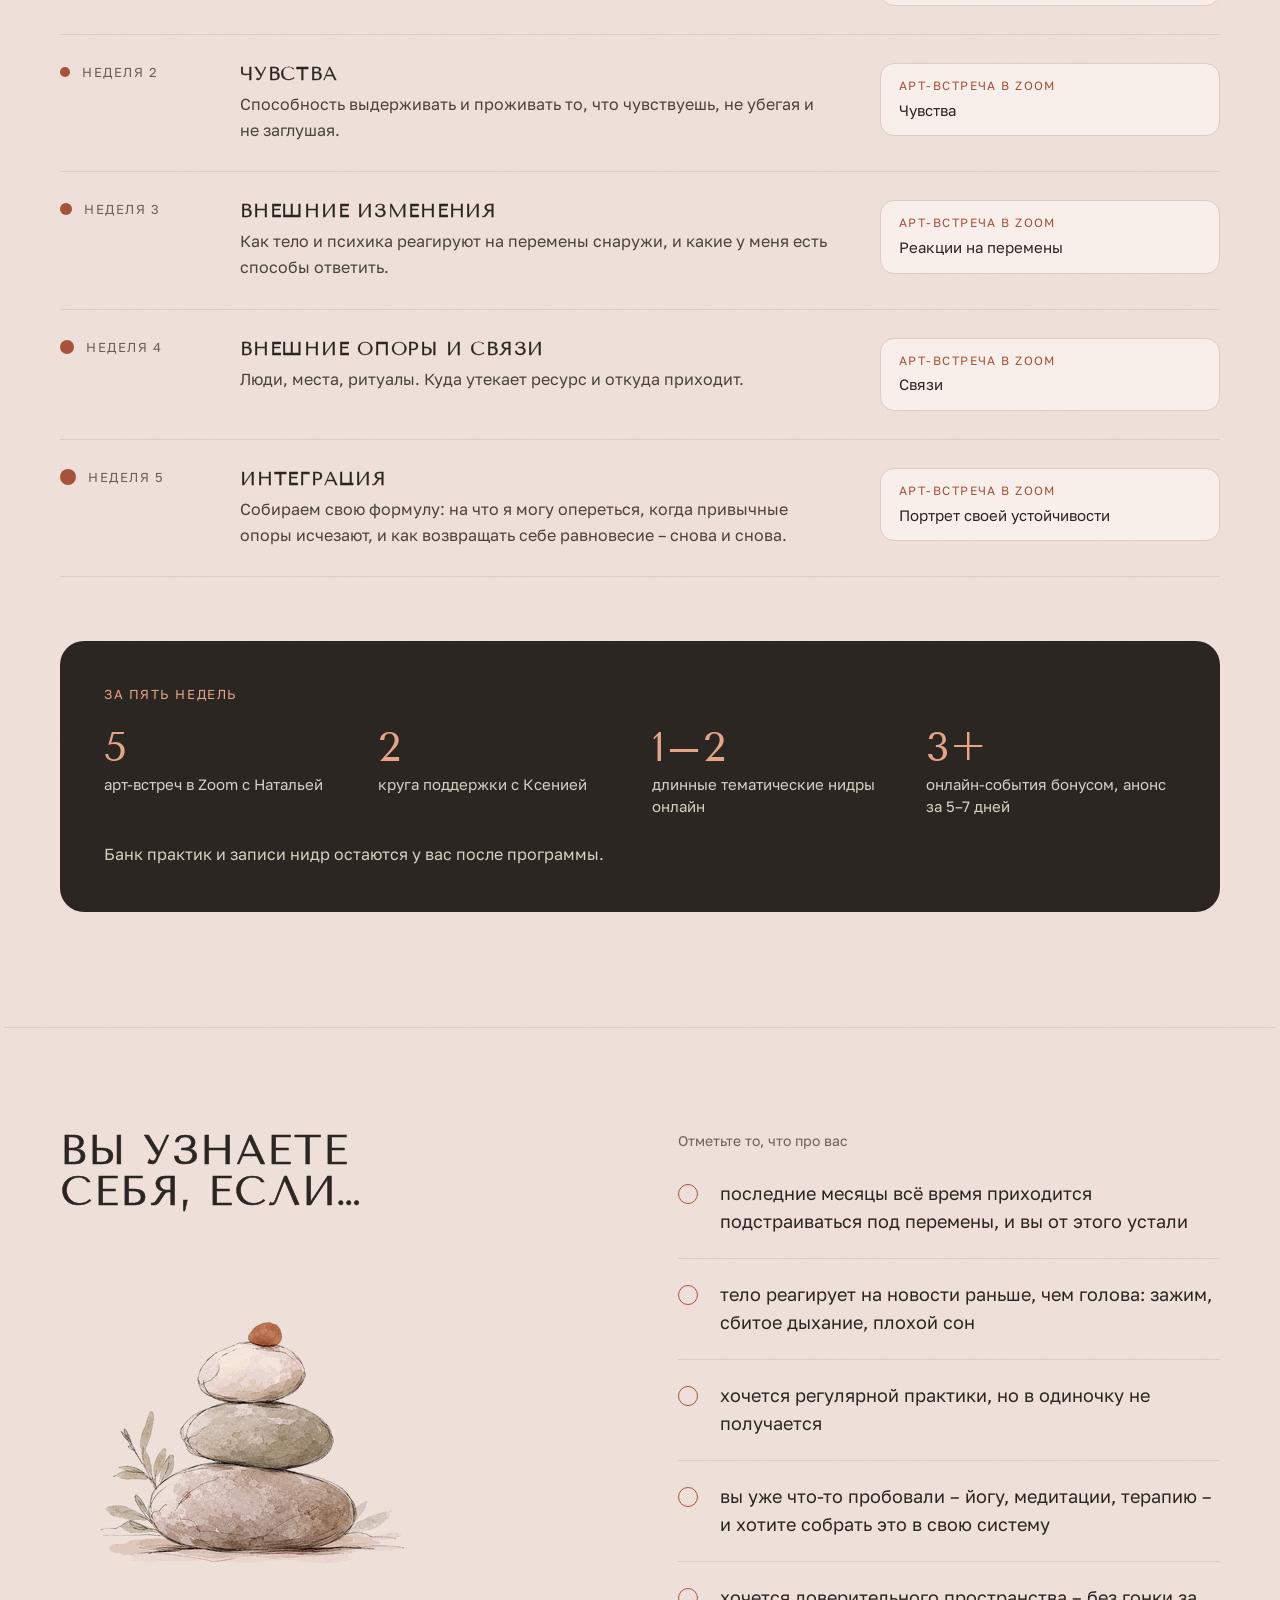
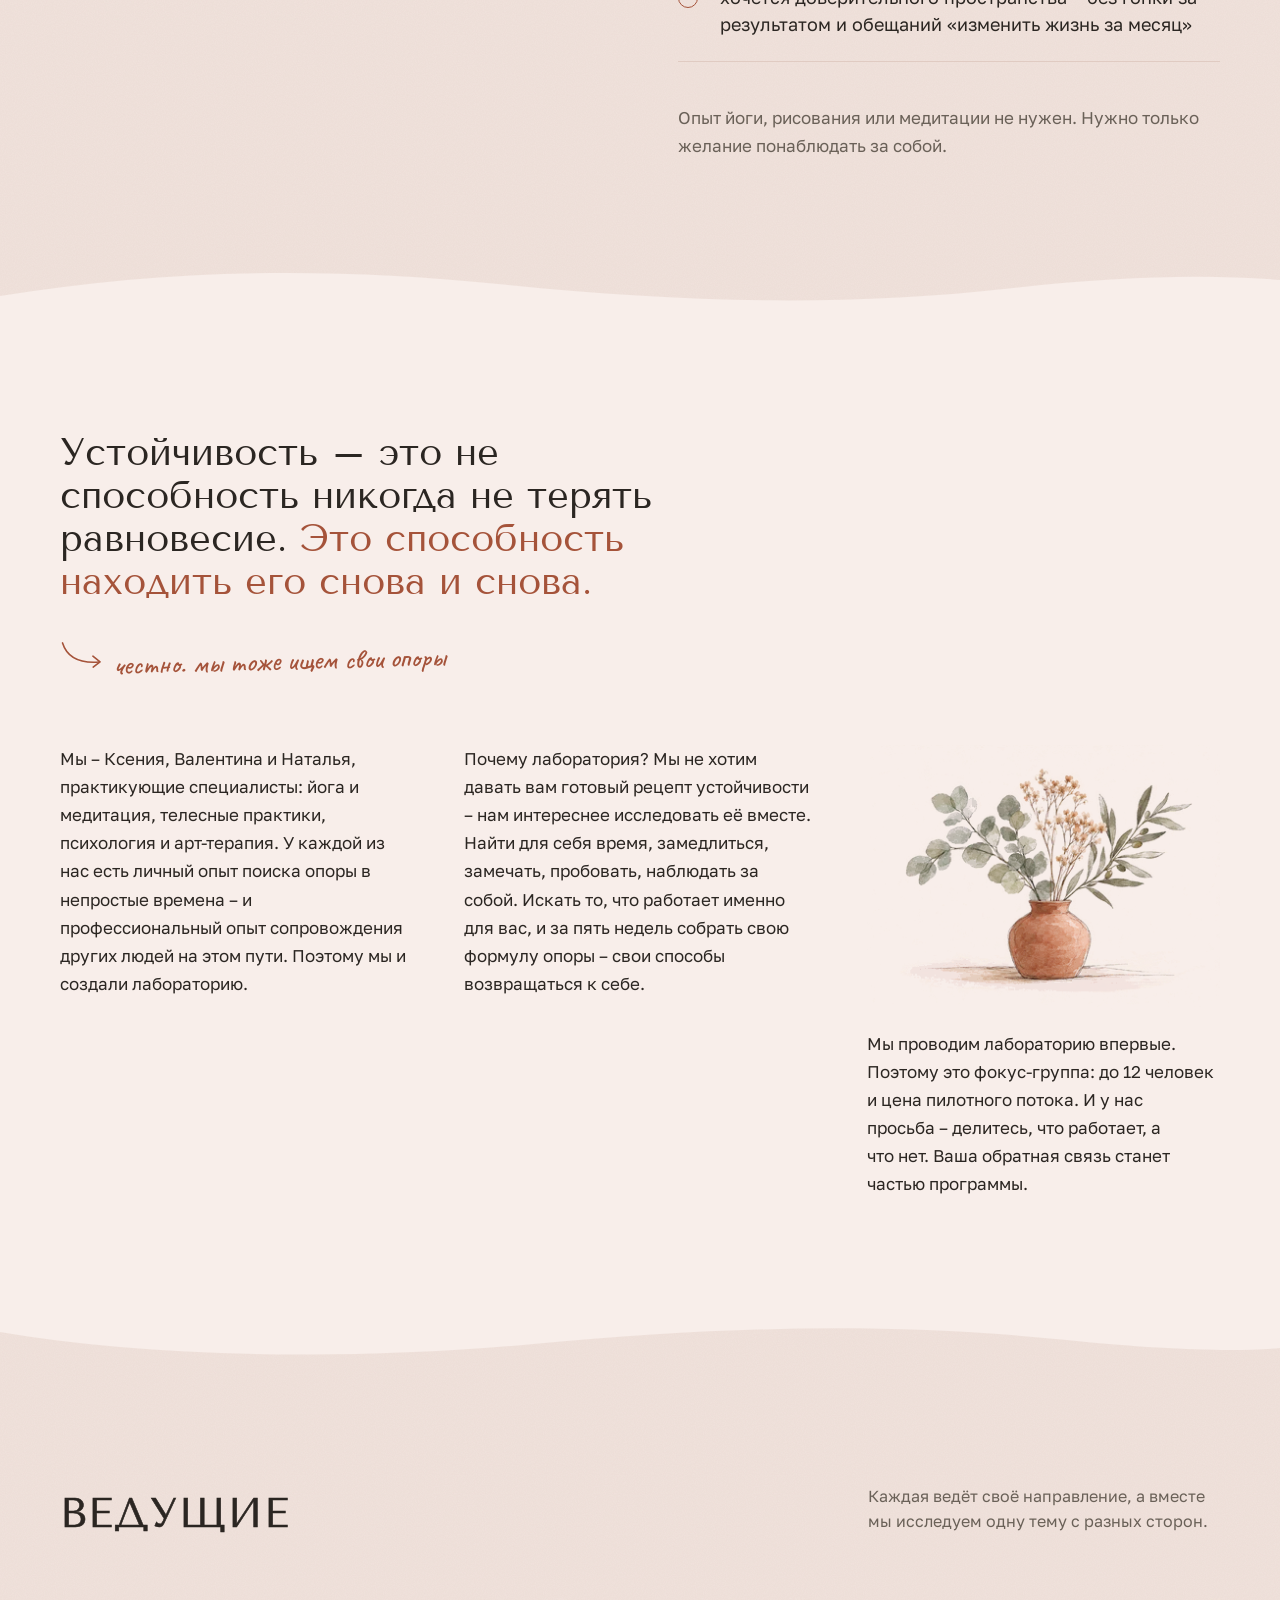
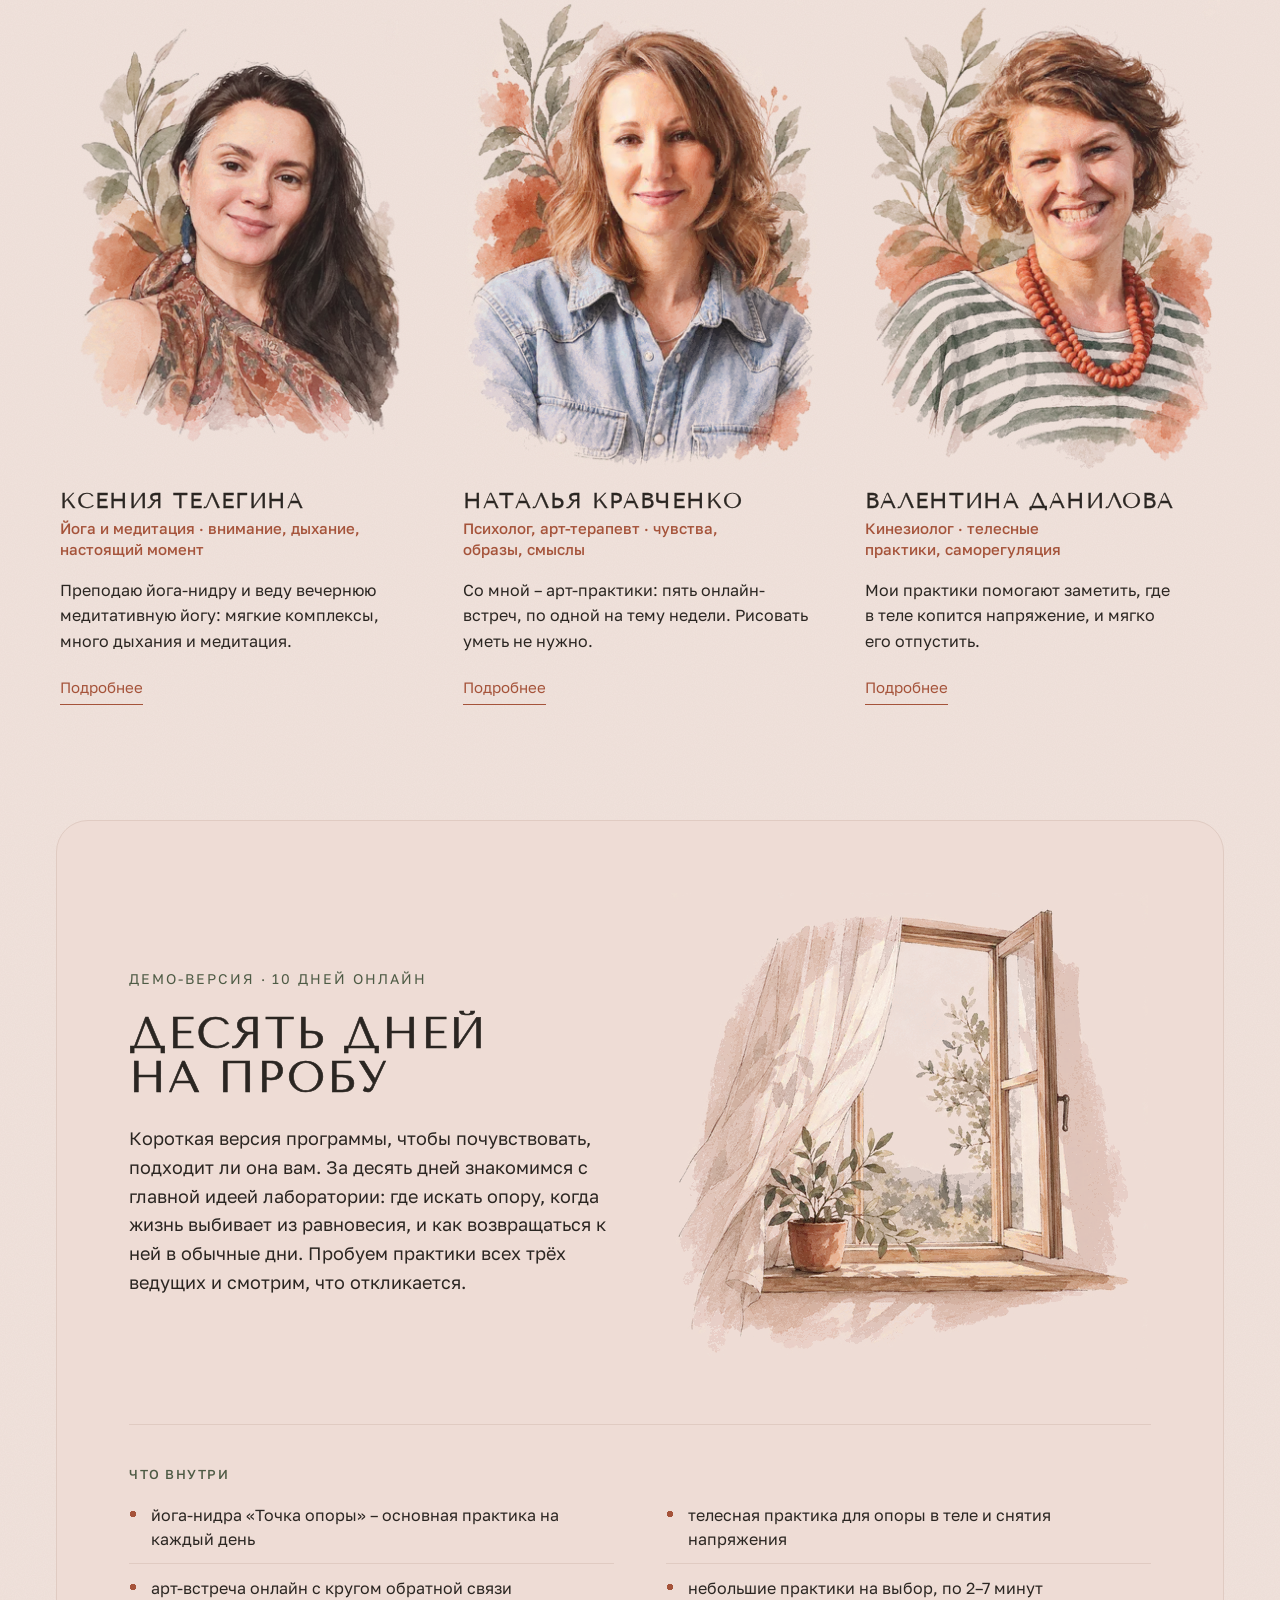
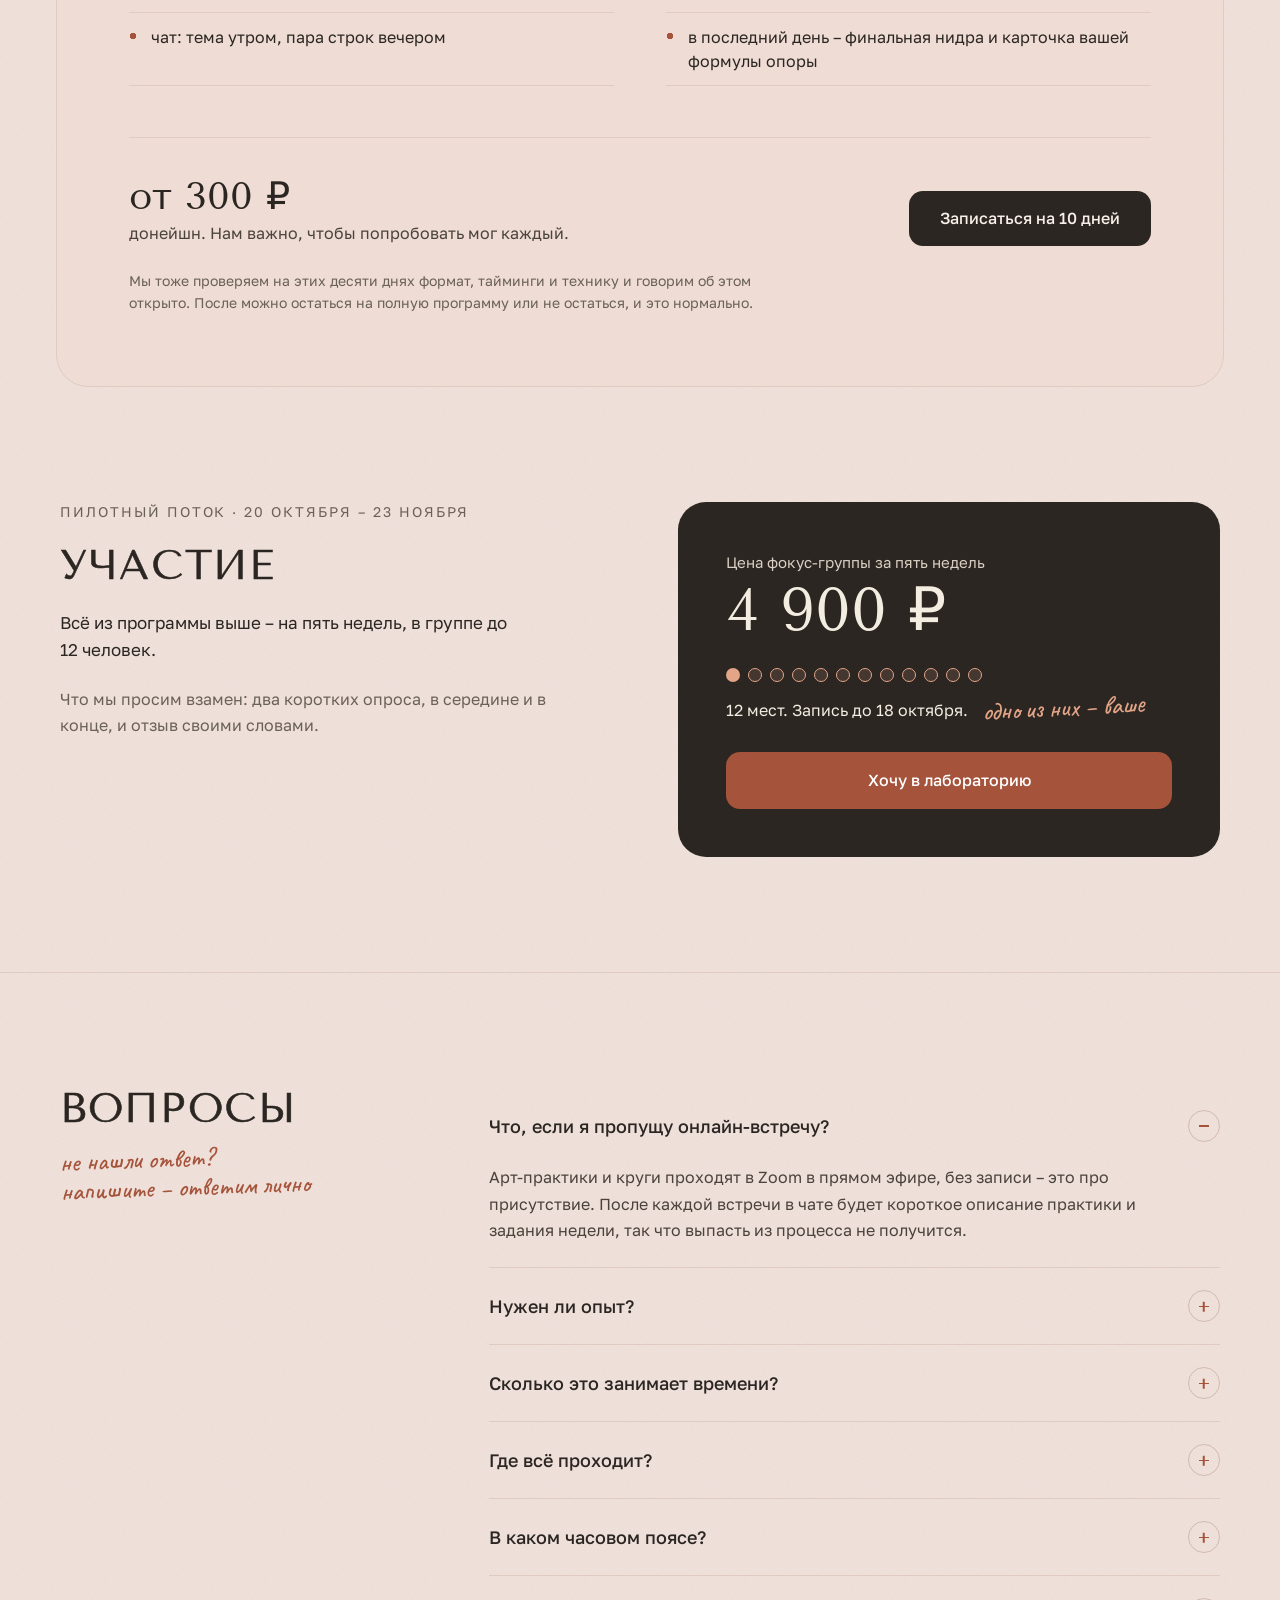
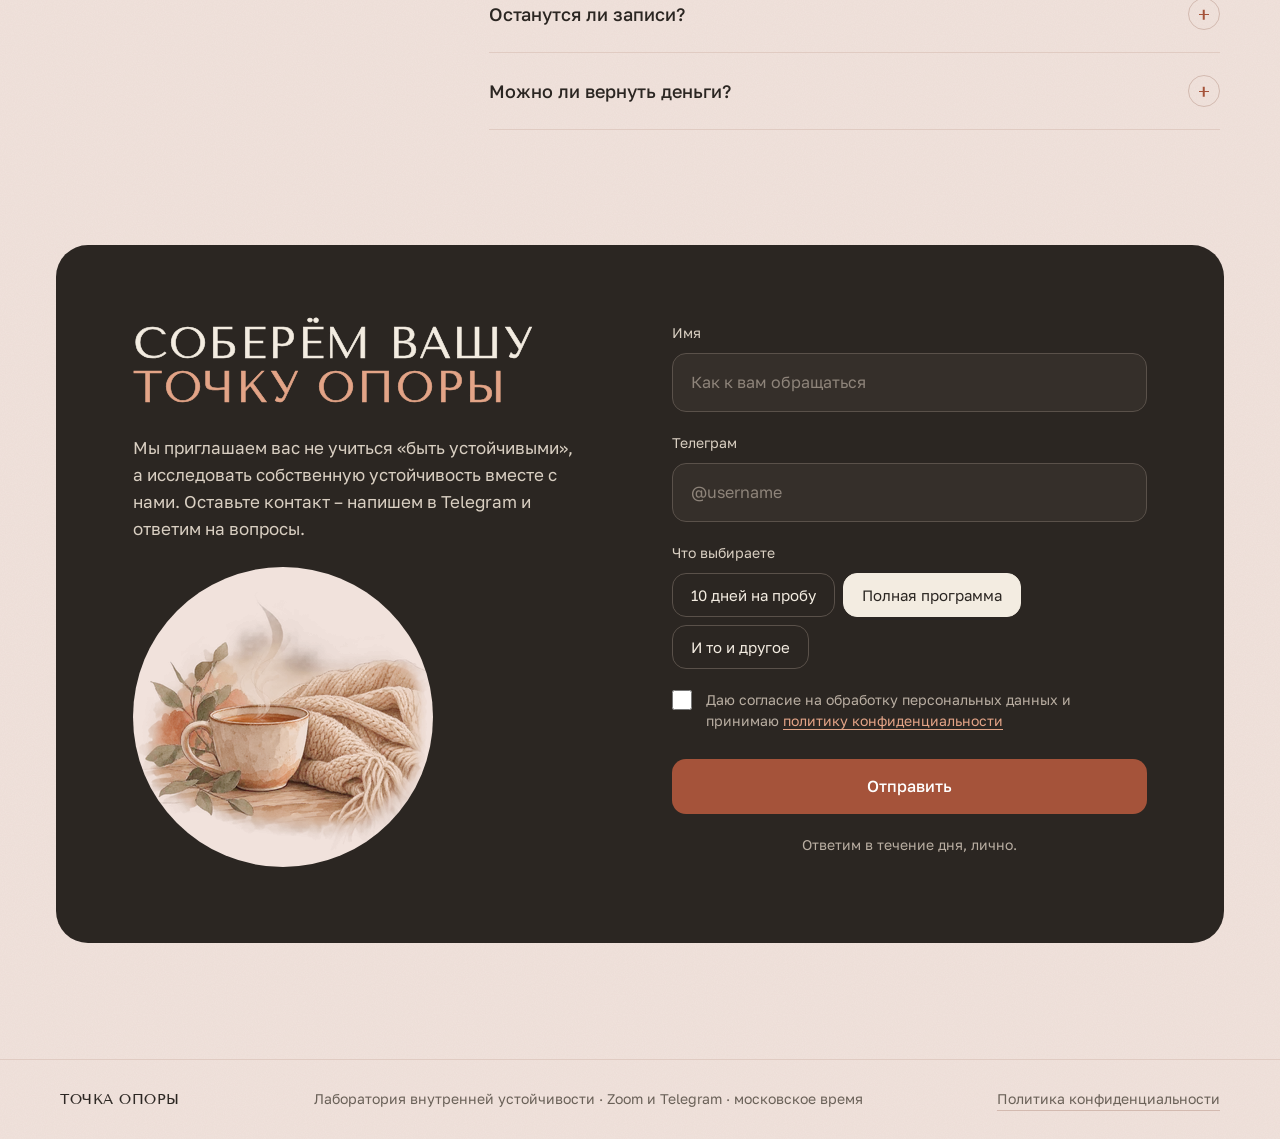
<file: variant-c.html>
<!DOCTYPE html>
<html lang="ru" data-env="dev">
<head>
<meta charset="utf-8">
<meta name="viewport" content="width=device-width, initial-scale=1, viewport-fit=cover">
<title>Вариант В – программа по неделям · Точка опоры – лаборатория внутренней устойчивости</title>
<meta name="description" content="Пять недель онлайн, чтобы собрать свою формулу Точки опоры. Телесные и дыхательные практики, арт-терапия, медитации и йога-нидра, живые онлайн-встречи раз в неделю и чат с поддержкой. Десять дней на пробу – за донейшн.">
<!-- черновик: снимается publish.sh, когда будет свой домен (PENDING D-01) -->
<meta name="robots" content="noindex, nofollow">
<link rel="canonical" href="https://xenaja.github.io/tochka-opory/">
<meta name="theme-color" content="#F1E2DC">
<link rel="icon" href="favicon.svg" type="image/svg+xml">
<link rel="icon" href="favicon-32.png" sizes="32x32" type="image/png">
<link rel="apple-touch-icon" href="apple-touch-icon.png">

<meta property="og:type" content="website">
<meta property="og:locale" content="ru_RU">
<meta property="og:site_name" content="Точка опоры">
<meta property="og:title" content="Точка опоры – лаборатория внутренней устойчивости">
<meta property="og:description" content="Пять недель онлайн, чтобы собрать свою формулу Точки опоры. Фокус-группа до 12 человек, старт 20 октября. Десять дней на пробу – за донейшн.">
<meta property="og:url" content="https://xenaja.github.io/tochka-opory/">
<meta property="og:image" content="https://xenaja.github.io/tochka-opory/og.jpg">
<meta property="og:image:width" content="1200">
<meta property="og:image:height" content="630">
<meta name="twitter:card" content="summary_large_image">

<!-- настройки сайта (шрифт заголовков, капс, заметки, дыхание) — до стилей, чтобы не было мигания -->
<script src="js/config.js"></script>

<link rel="preconnect" href="https://fonts.googleapis.com">
<link rel="preconnect" href="https://fonts.gstatic.com" crossorigin>
<link rel="stylesheet" href="https://fonts.googleapis.com/css2?family=Caveat:wght@500&family=Golos+Text:wght@400;500;600&display=swap">
<link rel="preload" as="image" href="img/breath-wash-420.webp" imagesrcset="img/breath-wash-420.webp 420w, img/breath-wash-700.webp 700w" imagesizes="(min-width: 480px) 420px, 90vw">
<link rel="stylesheet" href="css/tokens.css">
<link rel="stylesheet" href="css/base.css">
<link rel="stylesheet" href="css/sections.css">
<link rel="stylesheet" href="css/variants.css">
<script type="module" src="js/main.js"></script>

<script type="application/ld+json">
{
  "@context": "https://schema.org",
  "@type": "Course",
  "name": "Точка опоры – лаборатория внутренней устойчивости",
  "description": "Пять недель, чтобы собрать свою формулу Точки опоры. Телесные и дыхательные практики, арт-терапия, медитации и йога-нидра. Живые онлайн-встречи раз в неделю и чат с поддержкой каждый день.",
  "inLanguage": "ru",
  "provider": { "@type": "Organization", "name": "Точка опоры", "url": "https://xenaja.github.io/tochka-opory/" },
  "offers": [
    { "@type": "Offer", "name": "Полная программа, пять недель", "price": "4900", "priceCurrency": "RUB", "category": "Paid" },
    { "@type": "Offer", "name": "Десять дней на пробу, донейшн", "price": "300", "priceCurrency": "RUB", "category": "Paid" }
  ],
  "hasCourseInstance": {
    "@type": "CourseInstance",
    "courseMode": "online",
    "startDate": "2026-10-20",
    "endDate": "2026-11-23",
    "location": { "@type": "VirtualLocation", "name": "Zoom и Telegram" },
    "instructor": [
      { "@type": "Person", "name": "Ксения Телегина", "jobTitle": "Йога и медитация" },
      { "@type": "Person", "name": "Наталья Кравченко", "jobTitle": "Психолог, арт-терапевт" },
      { "@type": "Person", "name": "Валентина Данилова", "jobTitle": "Кинезиолог, телесные практики" }
    ]
  }
}
</script>
<script type="application/ld+json">
{
  "@context": "https://schema.org",
  "@type": "FAQPage",
  "mainEntity": [
    { "@type": "Question", "name": "Что, если я пропущу онлайн-встречу?", "acceptedAnswer": { "@type": "Answer", "text": "Арт-практики и круги проходят в Zoom в прямом эфире, без записи – это про присутствие. После каждой встречи в чате будет короткое описание практики и задания недели, так что выпасть из процесса не получится." } },
    { "@type": "Question", "name": "Нужен ли опыт?", "acceptedAnswer": { "@type": "Answer", "text": "Нет. Ни в йоге, ни в рисовании, ни в медитации." } },
    { "@type": "Question", "name": "Сколько это занимает времени?", "acceptedAnswer": { "@type": "Answer", "text": "15–30 минут в день и одна онлайн-встреча в неделю. Бонусные события – по желанию." } },
    { "@type": "Question", "name": "Где всё проходит?", "acceptedAnswer": { "@type": "Answer", "text": "Живые встречи в Zoom, чат и записи в закрытом Telegram-канале." } },
    { "@type": "Question", "name": "В каком часовом поясе?", "acceptedAnswer": { "@type": "Answer", "text": "Московское время. Точный день и час встреч объявим до старта." } },
    { "@type": "Question", "name": "Останутся ли записи?", "acceptedAnswer": { "@type": "Answer", "text": "Да, банк практик и записи нидр останутся у вас после программы." } },
    { "@type": "Question", "name": "Можно ли вернуть деньги?", "acceptedAnswer": { "@type": "Answer", "text": "До старта – полностью. После первой недели – за вычетом прошедшей." } }
  ]
}
</script>
</head>
<body>
<nav class="vbar" aria-label="Варианты страницы"><span>Вариант</span><a href="variant-a.html">А</a><a href="variant-b.html">Б</a><a href="variant-c.html" aria-current="page">В</a><a href="./">Сейчас</a></nav>
<a class="skip" href="#main">К содержанию</a>

<header class="hdr">
  <div class="wrap hdr-in">
    <a class="logo hd" href="#top" aria-label="Точка опоры – наверх">
      <span class="logo-dot" id="logoDot" aria-hidden="true"></span>
      <span>Точка опоры</span>
    </a>
    <nav class="nav" aria-label="Разделы">
      <div class="nav-links">
        <a href="#program">Программа</a>
        <a href="#hosts">Ведущие</a>
        <a href="#demo">10 дней на пробу</a>
        <a href="#faq">Вопросы</a>
      </div>
      <a class="btn btn--ghost btn--sm" href="#form" data-choice="full">Записаться</a>
    </nav>
  </div>
</header>

<main id="main">
<span id="top"></span>

<!-- 01 · Первый экран -->
<section class="wrap hero" aria-labelledby="h-hero">
  <div class="hero-main">
    <p class="eyebrow">Лаборатория внутренней устойчивости · 5 недель онлайн</p>
    <h1 class="hd h1" id="h-hero">Точка<br><em>опоры</em></h1>
    <p class="lead">Пять недель, чтобы собрать свою формулу Точки опоры. Телесные и дыхательные практики, арт-терапия, медитации и йога-нидра. Живые онлайн-встречи раз в неделю и чат с поддержкой каждый день.</p>
    <dl class="facts">
      <div><dt>10 дней на пробу</dt><dd>за донейшн</dd></div>
      <div><dt>Полная программа</dt><dd>с 20 октября</dd></div>
      <div><dt>Формат</dt><dd>фокус-группа, до 12 человек</dd></div>
    </dl>
    <div class="cta-row">
      <a class="btn btn--clay" href="#form" data-choice="full">Хочу в лабораторию</a>
      <a class="btn btn--ghost" href="#demo">Сначала попробовать 10 дней</a>
    </div>
  </div>

  <div class="breath-col">
    <p class="note"><span id="greeting">Добрый день.</span><br>давайте сначала подышим</p>
    <div class="breath" role="img" aria-label="Дыхательный круг: пятно медленно растёт на вдохе и сжимается на выдохе">
      <img class="breath-ring" src="img/ring-pencil-420.webp" srcset="img/ring-pencil-420.webp 420w, img/ring-pencil-800.webp 800w" sizes="(min-width: 480px) 420px, 90vw" width="420" height="420" alt="" decoding="async" draggable="false">
      <img class="breath-ring breath-ring--in" src="img/ring-pencil-420.webp" srcset="img/ring-pencil-420.webp 420w, img/ring-pencil-800.webp 800w" sizes="(min-width: 480px) 302px, 65vw" width="302" height="302" alt="" decoding="async" draggable="false">
      <div class="breath-wash" aria-hidden="true">
        <img src="img/breath-wash-420.webp" srcset="img/breath-wash-420.webp 420w, img/breath-wash-700.webp 700w" sizes="(min-width: 480px) 420px, 90vw" width="420" height="420" alt="" fetchpriority="high" decoding="async" draggable="false">
      </div>
      <span class="breath-center" aria-hidden="true"></span>
      <p class="breath-say" aria-hidden="true">
        <span class="in">вдох</span>
        <span class="out">выдох</span>
        <span class="still">точка опоры</span>
      </p>
    </div>
  </div>
</section>

<!-- 04 · Программа по неделям -->
<section class="wrap sec-stack prog" id="program" aria-labelledby="h-program">
  <div class="sec-head">
    <h2 class="hd h2" id="h-program">Программа: пять недель</h2>
    <p>Каждая неделя – одна тема, и мы смотрим на неё с разных сторон: через мысли, чувства, тело и действия. Арт-встреча в Zoom с кругом обратной связи, практики в записи и чат дополняют друг друга.</p>
  </div>
  <div class="prog-day">
    <p class="label">Каждый день · 15–30 минут</p>
    <div>
      <h3>Практика в записи – на выбор</h3>
      <p>Йога-нидра и медитации с Ксенией, телесные практики с Валентиной, дыхание, письменные и арт-практики. В удобное время.</p>
    </div>
    <div>
      <h3>Пара строк в чат</h3>
      <p>Тема недели и задания, короткий отчёт, поддержка ведущих и друг друга. Чат с модерацией.</p>
    </div>
  </div>
  <ol class="prog-weeks">
    <li>
      <p class="prog-n"><i aria-hidden="true"></i><span class="label">Неделя 1</span></p>
      <div class="prog-theme">
        <h3 class="hd">Внутренние опоры</h3>
        <p>Где во мне то, что держит, когда вокруг всё шатается. Ищем и называем.</p>
      </div>
      <p class="prog-meet"><span class="label">Арт-встреча в Zoom</span>Внутренние опоры</p>
    </li>
    <li>
      <p class="prog-n"><i aria-hidden="true"></i><span class="label">Неделя 2</span></p>
      <div class="prog-theme">
        <h3 class="hd">Чувства</h3>
        <p>Способность выдерживать и проживать то, что чувствуешь, не убегая и не заглушая.</p>
      </div>
      <p class="prog-meet"><span class="label">Арт-встреча в Zoom</span>Чувства</p>
    </li>
    <li>
      <p class="prog-n"><i aria-hidden="true"></i><span class="label">Неделя 3</span></p>
      <div class="prog-theme">
        <h3 class="hd">Внешние изменения</h3>
        <p>Как тело и психика реагируют на перемены снаружи, и какие у меня есть способы ответить.</p>
      </div>
      <p class="prog-meet"><span class="label">Арт-встреча в Zoom</span>Реакции на перемены</p>
    </li>
    <li>
      <p class="prog-n"><i aria-hidden="true"></i><span class="label">Неделя 4</span></p>
      <div class="prog-theme">
        <h3 class="hd">Внешние опоры и связи</h3>
        <p>Люди, места, ритуалы. Куда утекает ресурс и откуда приходит.</p>
      </div>
      <p class="prog-meet"><span class="label">Арт-встреча в Zoom</span>Связи</p>
    </li>
    <li>
      <p class="prog-n"><i aria-hidden="true"></i><span class="label">Неделя 5</span></p>
      <div class="prog-theme">
        <h3 class="hd">Интеграция</h3>
        <p>Собираем свою формулу: на что я могу опереться, когда привычные опоры исчезают, и как возвращать себе равновесие – снова и снова.</p>
      </div>
      <p class="prog-meet"><span class="label">Арт-встреча в Zoom</span>Портрет своей устойчивости</p>
    </li>
  </ol>
  <div class="prog-total">
    <p class="label">За пять недель</p>
    <ul>
      <li><b class="hd-plain">5</b><span>арт-встреч в Zoom с Натальей</span></li>
      <li><b class="hd-plain">2</b><span>круга поддержки с Ксенией</span></li>
      <li><b class="hd-plain">1–2</b><span>длинные тематические нидры онлайн</span></li>
      <li><b class="hd-plain">3+</b><span>онлайн-события бонусом, анонс за 5–7 дней</span></li>
    </ul>
    <p>Банк практик и записи нидр остаются у вас после программы.</p>
  </div>
</section>

<!-- 02 · Для кого -->
<section class="wrap who" aria-labelledby="h-who">
  <div class="who-head">
    <h2 class="hd h2" id="h-who">Вы узнаете себя, если…</h2>
    <img class="who-art" src="img/il-stones-380.webp" srcset="img/il-stones-380.webp 380w, img/il-stones-760.webp 760w" sizes="(min-width: 440px) 380px, 90vw" width="380" height="380" alt="Три гладких камня, поставленные друг на друга, на верхнем – маленькая терракотовая точка" loading="lazy" decoding="async">
  </div>
  <div class="who-list">
    <p class="who-hint" id="who-hint">Отметьте то, что про вас</p>
    <div role="group" aria-labelledby="who-hint">
      <button class="chk" type="button" aria-pressed="false"><span class="chk-dot" aria-hidden="true"></span><span>последние месяцы всё время приходится подстраиваться под перемены, и вы от этого устали</span></button>
      <button class="chk" type="button" aria-pressed="false"><span class="chk-dot" aria-hidden="true"></span><span>тело реагирует на новости раньше, чем голова: зажим, сбитое дыхание, плохой сон</span></button>
      <button class="chk" type="button" aria-pressed="false"><span class="chk-dot" aria-hidden="true"></span><span>хочется регулярной практики, но в одиночку не получается</span></button>
      <button class="chk" type="button" aria-pressed="false"><span class="chk-dot" aria-hidden="true"></span><span>вы уже что-то пробовали – йогу, медитации, терапию – и хотите собрать это в свою систему</span></button>
      <button class="chk" type="button" aria-pressed="false"><span class="chk-dot" aria-hidden="true"></span><span>хочется доверительного пространства – без гонки за результатом и обещаний «изменить жизнь за месяц»</span></button>
    </div>
    <div class="who-foot">
      <div aria-live="polite">
        <div class="who-answer" id="whoAnswer" hidden>
          <p class="hd-plain who-msg" id="whoMsg"></p>
          <a class="link-u" href="#demo">Начать с десяти дней на пробу →</a>
        </div>
      </div>
      <p class="who-note">Опыт йоги, рисования или медитации не нужен. Нужно только желание понаблюдать за собой.</p>
    </div>
  </div>
</section>

<!-- 03 · Что такое лаборатория -->
<section class="band" aria-label="Что такое лаборатория">
  <svg class="wave wave--top" viewBox="0 0 1440 56" preserveAspectRatio="none" aria-hidden="true" focusable="false"><path d="M0 56 L0 34 C 180 8 360 4 560 22 C 760 40 940 46 1140 26 C 1260 14 1360 12 1440 18 L1440 56 Z"/></svg>
  <svg class="wave wave--bottom" viewBox="0 0 1440 56" preserveAspectRatio="none" aria-hidden="true" focusable="false"><path d="M0 0 L0 20 C 160 44 380 50 600 32 C 820 14 1000 10 1200 28 C 1310 38 1390 40 1440 36 L1440 0 Z"/></svg>
  <div class="wrap lab">
    <p class="hd-plain quote">Устойчивость – это не способность никогда не терять равновесие. <em>Это способность находить его снова и снова.</em></p>
    <p class="note note--arrow">
      <svg width="46" height="30" viewBox="0 0 46 30" fill="none" stroke-width="1.6" stroke-linecap="round" stroke-linejoin="round" aria-hidden="true" focusable="false"><path d="M3 3c4 14 16 21 36 20"/><path d="M33 17l7 6-7 5"/></svg>
      <span>честно. мы тоже ищем свои опоры</span>
    </p>
    <div class="lab-cols">
      <p>Мы – Ксения, Валентина и Наталья, практикующие специалисты: йога и медитация, телесные практики, психология и арт-терапия. У каждой из нас есть личный опыт поиска опоры в непростые времена – и профессиональный опыт сопровождения других людей на этом пути. Поэтому мы и создали лабораторию.</p>
      <p>Почему лаборатория? Мы не хотим давать вам готовый рецепт устойчивости – нам интереснее исследовать её вместе. Найти для себя время, замедлиться, замечать, пробовать, наблюдать за собой. Искать то, что работает именно для вас, и за пять недель собрать свою формулу опоры – свои способы возвращаться к себе.</p>
      <div>
        <img class="lab-art" src="img/il-three-360.webp" srcset="img/il-three-360.webp 360w, img/il-three-720.webp 720w" sizes="(min-width: 1160px) 330px, (min-width: 700px) 45vw, 90vw" width="360" height="270" alt="Три разные ветки – эвкалипт, сухоцвет и олива – в одной глиняной вазе" loading="lazy" decoding="async">
        <p>Мы проводим лабораторию впервые. Поэтому это фокус-группа: до 12 человек и цена пилотного потока. И у нас просьба – делитесь, что работает, а что нет. Ваша обратная связь станет частью программы.</p>
      </div>
    </div>
  </div>
</section>

<!-- 06 · Ведущие -->
<section class="wrap sec-stack" id="hosts" aria-labelledby="h-hosts">
  <div class="sec-head">
    <h2 class="hd h2" id="h-hosts">Ведущие</h2>
    <p>Каждая ведёт своё направление, а вместе мы исследуем одну тему с разных сторон.</p>
  </div>
  <div class="hosts">
    <article class="host">
      <img src="img/ph-kseniya-360.webp?v=3" srcset="img/ph-kseniya-360.webp?v=3 360w, img/ph-kseniya-720.webp?v=3 720w" sizes="(min-width: 1160px) 340px, (min-width: 700px) 45vw, 90vw" width="360" height="480" alt="Акварельный портрет Ксении Телегиной" loading="lazy" decoding="async">
      <div class="host-name">
        <h3 class="hd">Ксения Телегина</h3>
        <p class="host-role">Йога и медитация · внимание, дыхание, настоящий момент</p>
      </div>
      <p>Преподаю йога-нидру и веду вечернюю медитативную йогу: мягкие комплексы, много дыхания и медитация.</p>
      <div class="host-more" id="bio-k">
        <p>Я веду три направления. Вечерняя расслабляющая йога – спокойные комплексы, чтобы отпустить день. Йога-нидра – практика, где лежишь, следуешь за голосом и глубоко перезагружаешь нервную систему, а намерение, сформулированное в состоянии между сном и явью, потом прорастает в жизни. Будут короткие записи и одна-две длинные тематические нидры онлайн за программу. И медитация – для тех, кто хочет начать, бросает или хочет разобраться глубже: типы, ключи, с чего проще стартовать.</p>
        <p>Ещё за мной круги поддержки – два за программу, где мы делимся опытом и слышим друг друга.</p>
      </div>
      <button class="text-btn" type="button" aria-expanded="true" aria-controls="bio-k" hidden>Подробнее</button>
    </article>
    <article class="host">
      <img src="img/ph-natalya-360.webp" srcset="img/ph-natalya-360.webp 360w, img/ph-natalya-720.webp 720w" sizes="(min-width: 1160px) 340px, (min-width: 700px) 45vw, 90vw" width="360" height="480" alt="Акварельный портрет Натальи Кравченко" loading="lazy" decoding="async">
      <div class="host-name">
        <h3 class="hd">Наталья Кравченко</h3>
        <p class="host-role">Психолог, арт-терапевт · чувства, образы, смыслы</p>
      </div>
      <p>Со мной – арт-практики: пять онлайн-встреч, по одной на тему недели. Рисовать уметь не нужно.</p>
      <div class="host-more" id="bio-n">
        <p>Арт-терапия не про результат на бумаге, а про то, что становится видно, когда руки заняты, а голова отпускает контроль. Внутренние опоры, чувства, реакции на перемены, связи, портрет своей устойчивости – каждую тему проживём через образ, а потом поговорим о том, что получилось.</p>
        <p>После каждой встречи – короткое описание практики для тех, кто пропустил, и список материалов на следующую неделю. Ничего сложного: бумага, то, чем рисуете, иногда что-то из дома.</p>
      </div>
      <button class="text-btn" type="button" aria-expanded="true" aria-controls="bio-n" hidden>Подробнее</button>
    </article>
    <article class="host">
      <img src="img/ph-valentina-360.webp" srcset="img/ph-valentina-360.webp 360w, img/ph-valentina-720.webp 720w" sizes="(min-width: 1160px) 340px, (min-width: 700px) 45vw, 90vw" width="360" height="480" alt="Акварельный портрет Валентины Даниловой" loading="lazy" decoding="async">
      <div class="host-name">
        <h3 class="hd">Валентина Данилова</h3>
        <p class="host-role">Кинезиолог · телесные практики, саморегуляция</p>
      </div>
      <p>Мои практики помогают заметить, где в теле копится напряжение, и мягко его отпустить.</p>
      <div class="host-more" id="bio-v">
        <p>Тело часто знает, где наша опора, раньше, чем мы формулируем это словами: где зажимается при тревоге, где расслабляется в безопасности, откуда берётся сила, когда нужно устоять. Будем работать с этим через простые движения, дыхание и внимание к ощущениям – без сложных техник и без спорта.</p>
        <p>Практики короткие, их можно встроить в любой день. Что-то останется с вами как быстрый способ вернуть себя в тело, когда вокруг штормит.</p>
      </div>
      <button class="text-btn" type="button" aria-expanded="true" aria-controls="bio-v" hidden>Подробнее</button>
    </article>
  </div>
</section>

<!-- 07 · Десять дней на пробу (демо) -->
<section class="ow-sec" id="demo" aria-labelledby="h-ow">
  <div class="ow">
    <div class="ow-text">
      <p class="eyebrow">Демо-версия · 10&nbsp;дней онлайн</p>
      <h2 class="hd h2 h2--xl" id="h-ow">Десять дней на&nbsp;пробу</h2>
      <p class="ow-lead">Короткая версия программы, чтобы почувствовать, подходит ли она вам. За десять дней знакомимся с главной идеей лаборатории: где искать опору, когда жизнь выбивает из равновесия, и как возвращаться к ней в обычные дни. Пробуем практики всех трёх ведущих и смотрим, что откликается.</p>
    </div>
    <img class="ow-art" src="img/il-window-480.webp" srcset="img/il-window-480.webp 480w, img/il-window-960.webp 960w" sizes="(min-width: 560px) 480px, 80vw" width="480" height="480" alt="Приоткрытое окно с лёгкой занавеской и растением на подоконнике" loading="lazy" decoding="async">

    <div class="ow-parts">
      <div class="ow-inside">
        <h3 class="label">Что внутри</h3>
        <ul>
          <li>йога-нидра «Точка опоры» – основная практика на каждый день</li>
          <li>телесная практика для опоры в теле и снятия напряжения</li>
          <li>арт-встреча онлайн с кругом обратной связи</li>
          <li>небольшие практики на выбор, по 2–7 минут</li>
          <li>чат: тема утром, пара строк вечером</li>
          <li>в последний день – финальная нидра и карточка вашей формулы опоры</li>
        </ul>
      </div>
    </div>

    <div class="ow-foot">
      <p class="ow-price">
        <span class="hd-plain">от 300 ₽</span>
        <span>донейшн. Нам важно, чтобы попробовать мог каждый.</span>
      </p>
      <div class="ow-cta">
        <a class="btn btn--ink" href="#form" data-choice="open">Записаться на 10 дней</a>
      </div>
      <p class="ow-fine">Мы тоже проверяем на этих десяти днях формат, тайминги и технику и говорим об этом открыто. После можно остаться на полную программу или не остаться, и это нормально.</p>
    </div>
  </div>
</section>

<!-- 08 · Участие -->
<section class="wrap join" aria-labelledby="h-join">
  <div class="join-text">
    <p class="eyebrow">Пилотный поток · 20 октября – 23 ноября</p>
    <h2 class="hd h2" id="h-join">Участие</h2>
    <p class="join-sum">Всё из программы выше – на пять недель, в группе до 12 человек.</p>
    <p class="join-ask">Что мы просим взамен: два коротких опроса, в середине и в конце, и отзыв своими словами.</p>
  </div>
  <div class="price-card">
    <p class="price-top">
      <span>Цена фокус-группы за пять недель</span>
      <span class="hd-plain price">4 900 ₽</span>
    </p>
    <div class="seats-wrap">
      <div class="seats" aria-hidden="true"><i title="ваше место"></i><i></i><i></i><i></i><i></i><i></i><i></i><i></i><i></i><i></i><i></i><i></i></div>
      <p class="seats-cap">
        <span>12 мест. Запись до 18 октября.</span>
        <span class="note">одно из них – ваше</span>
      </p>
    </div>
    <a class="btn btn--clay" href="#form" data-choice="full">Хочу в лабораторию</a>
  </div>
</section>

<!-- 09 · Вопросы -->
<section class="faq-sec" id="faq" aria-labelledby="h-faq">
  <div class="wrap faq">
    <div class="faq-head">
      <h2 class="hd h2" id="h-faq">Вопросы</h2>
      <p class="note">не нашли ответ?<br>напишите – ответим лично</p>
    </div>
    <div class="faq-list">
      <div class="faq-item">
        <h3><button class="faq-q" type="button" aria-expanded="true" aria-controls="faq-1" id="faq-q1">Что, если я пропущу онлайн-встречу?<span class="faq-sign" aria-hidden="true"></span></button></h3>
        <p class="faq-a" id="faq-1" role="region" aria-labelledby="faq-q1">Арт-практики и круги проходят в Zoom в прямом эфире, без записи – это про присутствие. После каждой встречи в чате будет короткое описание практики и задания недели, так что выпасть из процесса не получится.</p>
      </div>
      <div class="faq-item">
        <h3><button class="faq-q" type="button" aria-expanded="true" aria-controls="faq-2" id="faq-q2">Нужен ли опыт?<span class="faq-sign" aria-hidden="true"></span></button></h3>
        <p class="faq-a" id="faq-2" role="region" aria-labelledby="faq-q2">Нет. Ни в йоге, ни в рисовании, ни в медитации.</p>
      </div>
      <div class="faq-item">
        <h3><button class="faq-q" type="button" aria-expanded="true" aria-controls="faq-3" id="faq-q3">Сколько это занимает времени?<span class="faq-sign" aria-hidden="true"></span></button></h3>
        <p class="faq-a" id="faq-3" role="region" aria-labelledby="faq-q3">15–30 минут в день и одна онлайн-встреча в неделю. Бонусные события – по желанию.</p>
      </div>
      <div class="faq-item">
        <h3><button class="faq-q" type="button" aria-expanded="true" aria-controls="faq-4" id="faq-q4">Где всё проходит?<span class="faq-sign" aria-hidden="true"></span></button></h3>
        <p class="faq-a" id="faq-4" role="region" aria-labelledby="faq-q4">Живые встречи в Zoom, чат и записи в закрытом Telegram-канале.</p>
      </div>
      <div class="faq-item">
        <h3><button class="faq-q" type="button" aria-expanded="true" aria-controls="faq-5" id="faq-q5">В каком часовом поясе?<span class="faq-sign" aria-hidden="true"></span></button></h3>
        <p class="faq-a" id="faq-5" role="region" aria-labelledby="faq-q5">Московское время. Точный день и час встреч объявим до старта.</p>
      </div>
      <div class="faq-item">
        <h3><button class="faq-q" type="button" aria-expanded="true" aria-controls="faq-6" id="faq-q6">Останутся ли записи?<span class="faq-sign" aria-hidden="true"></span></button></h3>
        <p class="faq-a" id="faq-6" role="region" aria-labelledby="faq-q6">Да, банк практик и записи нидр останутся у вас после программы.</p>
      </div>
      <div class="faq-item">
        <h3><button class="faq-q" type="button" aria-expanded="true" aria-controls="faq-7" id="faq-q7">Можно ли вернуть деньги?<span class="faq-sign" aria-hidden="true"></span></button></h3>
        <p class="faq-a" id="faq-7" role="region" aria-labelledby="faq-q7">До старта – полностью. После первой недели – за вычетом прошедшей.</p>
      </div>
    </div>
  </div>
</section>

<!-- 10 · Форма -->
<section class="form-sec" id="form" aria-labelledby="h-form">
  <div class="form-box">
    <div class="form-intro">
      <h2 class="hd h2 h2--xl" id="h-form">Соберём вашу<br><em>точку опоры</em></h2>
      <p>Мы приглашаем вас не учиться «быть устойчивыми», а исследовать собственную устойчивость вместе с нами. Оставьте контакт – напишем в Telegram и ответим на вопросы.</p>
      <div class="form-art">
        <img src="img/il-tea-300.webp" srcset="img/il-tea-300.webp 300w, img/il-tea-600.webp 600w" sizes="300px" width="300" height="300" alt="Чашка чая с тонкой струйкой пара рядом со сложенным вязаным пледом" loading="lazy" decoding="async">
      </div>
    </div>

    <form class="lead-form" id="leadForm" novalidate data-pending="F-01">
      <div class="field">
        <label for="lf-name">Имя</label>
        <input type="text" id="lf-name" name="name" autocomplete="given-name" placeholder="Как к вам обращаться" maxlength="80" required aria-describedby="lf-name-err">
        <p class="field-err" id="lf-name-err"></p>
      </div>
      <div class="field">
        <label for="lf-tg">Телеграм</label>
        <input type="text" id="lf-tg" name="tg" autocomplete="off" autocapitalize="off" spellcheck="false" placeholder="@username" maxlength="64" required aria-describedby="lf-tg-err">
        <p class="field-err" id="lf-tg-err"></p>
      </div>
      <fieldset class="choice">
        <legend>Что выбираете</legend>
        <div class="pills">
          <label class="pill"><input type="radio" name="choice" value="open"><span>10 дней на пробу</span></label>
          <label class="pill"><input type="radio" name="choice" value="full" checked><span>Полная программа</span></label>
          <label class="pill"><input type="radio" name="choice" value="both"><span>И то и другое</span></label>
        </div>
      </fieldset>
      <div class="hp" aria-hidden="true">
        <label for="lf-company">Компания</label>
        <input type="text" id="lf-company" name="company" tabindex="-1" autocomplete="off">
      </div>
      <label class="consent" for="lf-consent">
        <input type="checkbox" id="lf-consent" name="consent" required aria-describedby="lf-consent-err">
        <span>Даю согласие на обработку персональных данных и принимаю <a href="privacy.html">политику конфиденциальности</a></span>
      </label>
      <p class="field-err" id="lf-consent-err"></p>
      <button class="btn btn--send" type="submit">Отправить</button>
      <p class="form-note" id="formNote" role="status" aria-live="polite">Ответим в течение дня, лично.</p>
    </form>

    <div class="form-done" id="formDone" hidden>
      <span class="form-done-dot" aria-hidden="true"></span>
      <h3 class="hd" id="doneTitle" tabindex="-1">Спасибо</h3>
      <p>Мы получили заявку и ответим в течение дня, лично.</p>
    </div>
  </div>
</section>
</main>

<footer class="ftr">
  <div class="wrap ftr-in">
    <span class="hd ftr-brand">Точка опоры</span>
    <span>Лаборатория внутренней устойчивости · Zoom и Telegram · московское время</span>
    <a href="privacy.html">Политика конфиденциальности</a>
  </div>
</footer>

</body>
</html>
</file>
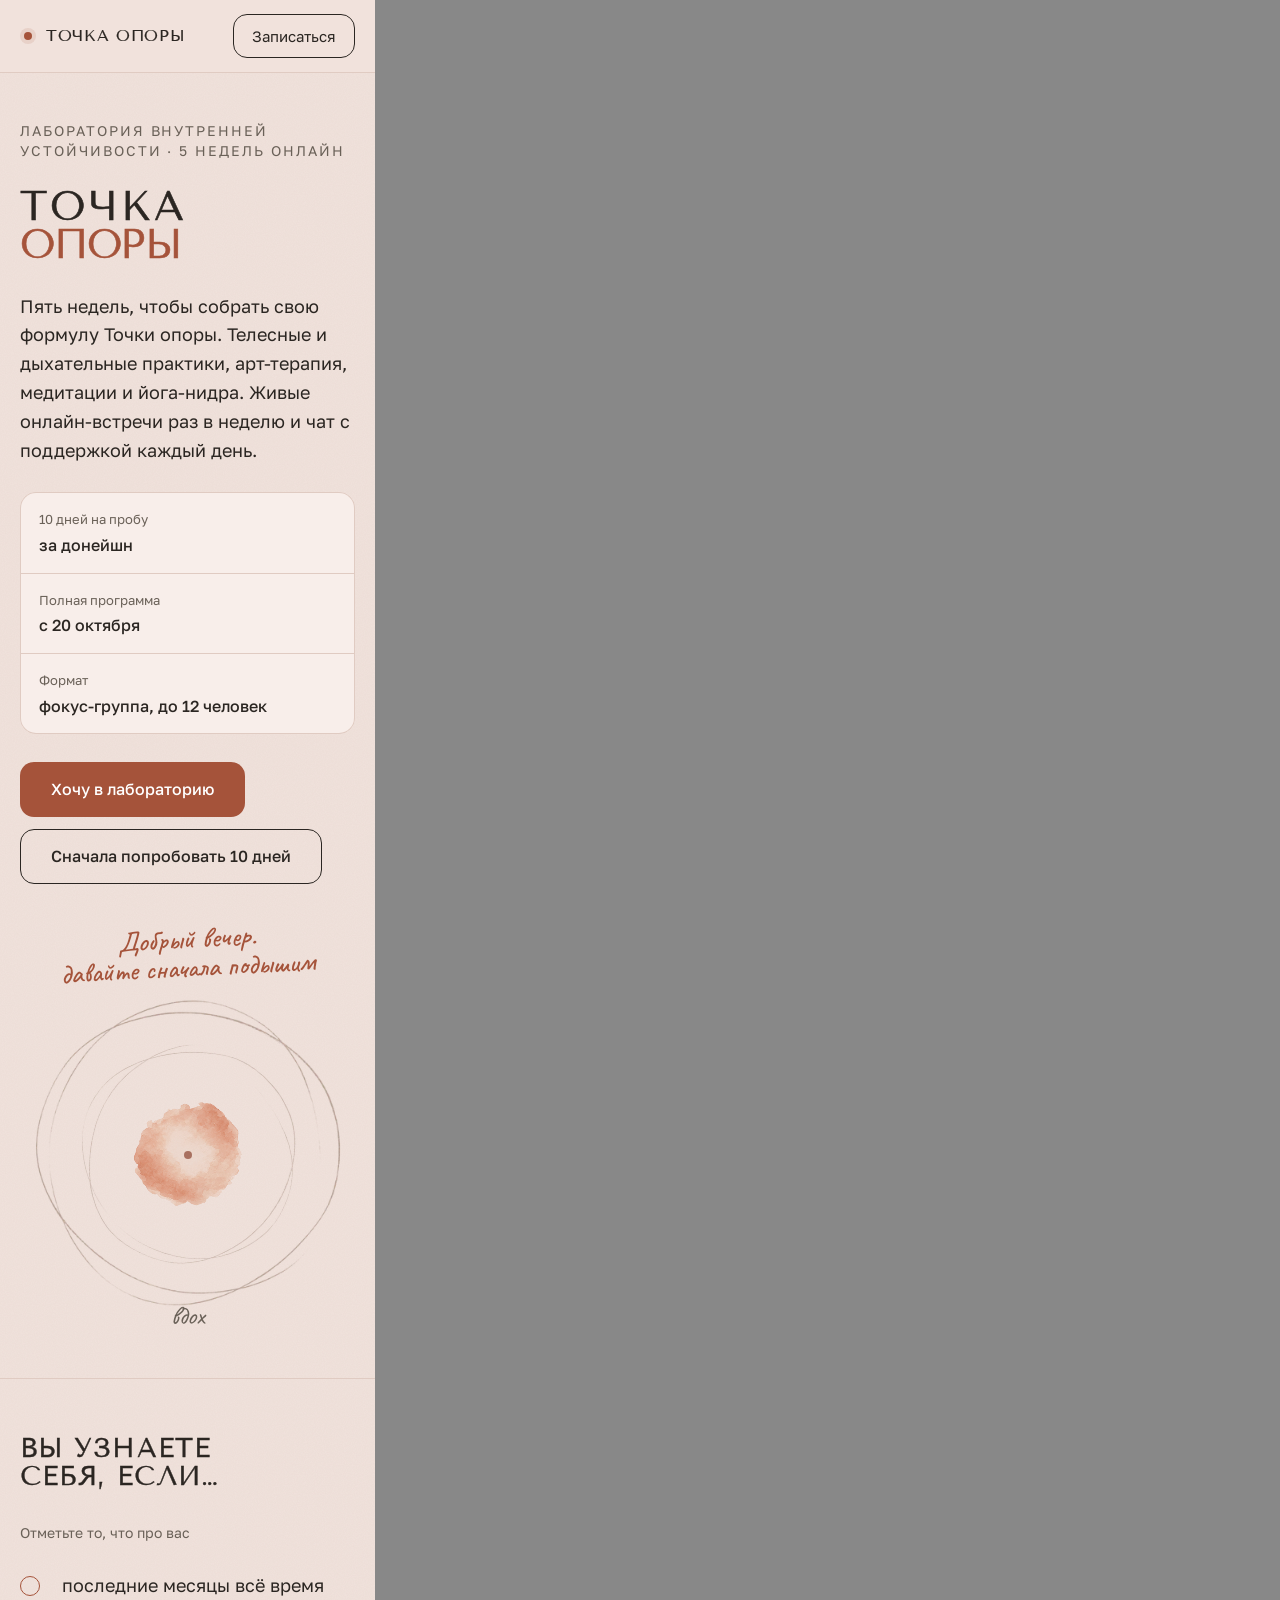
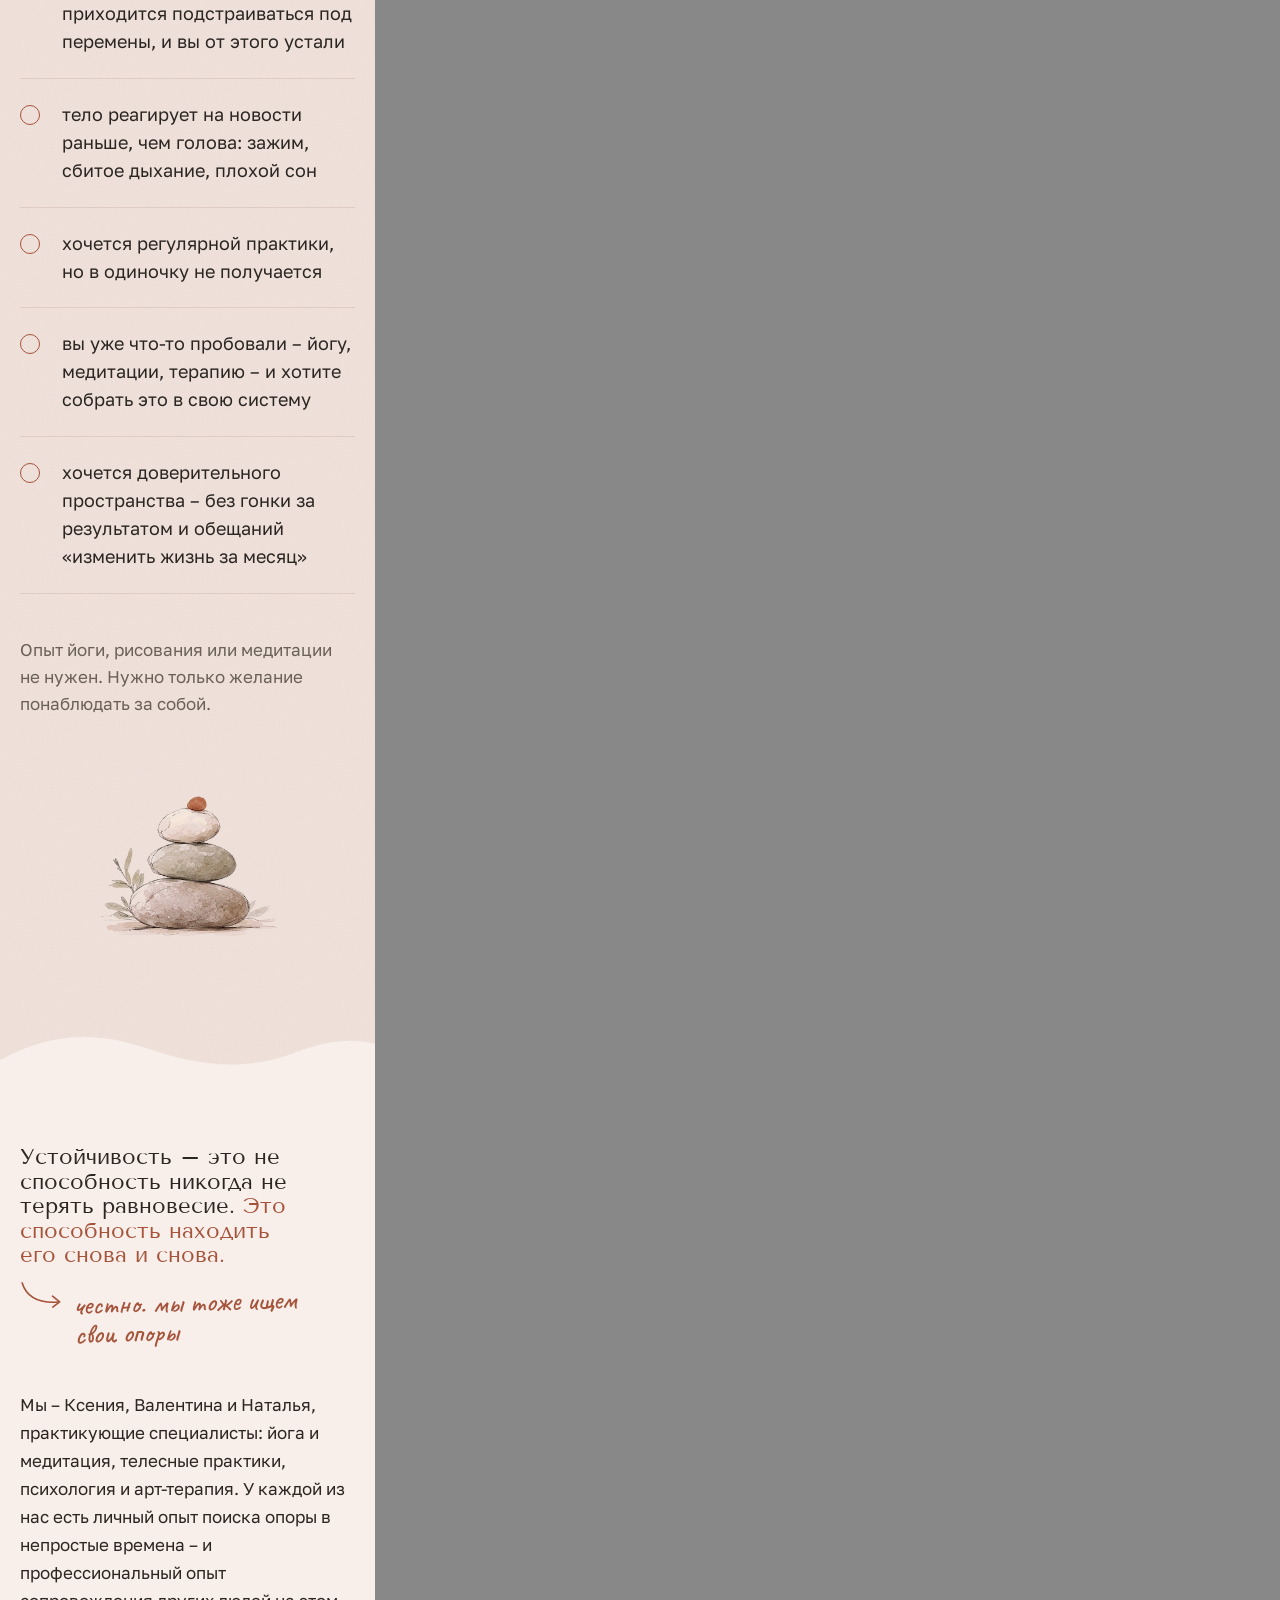
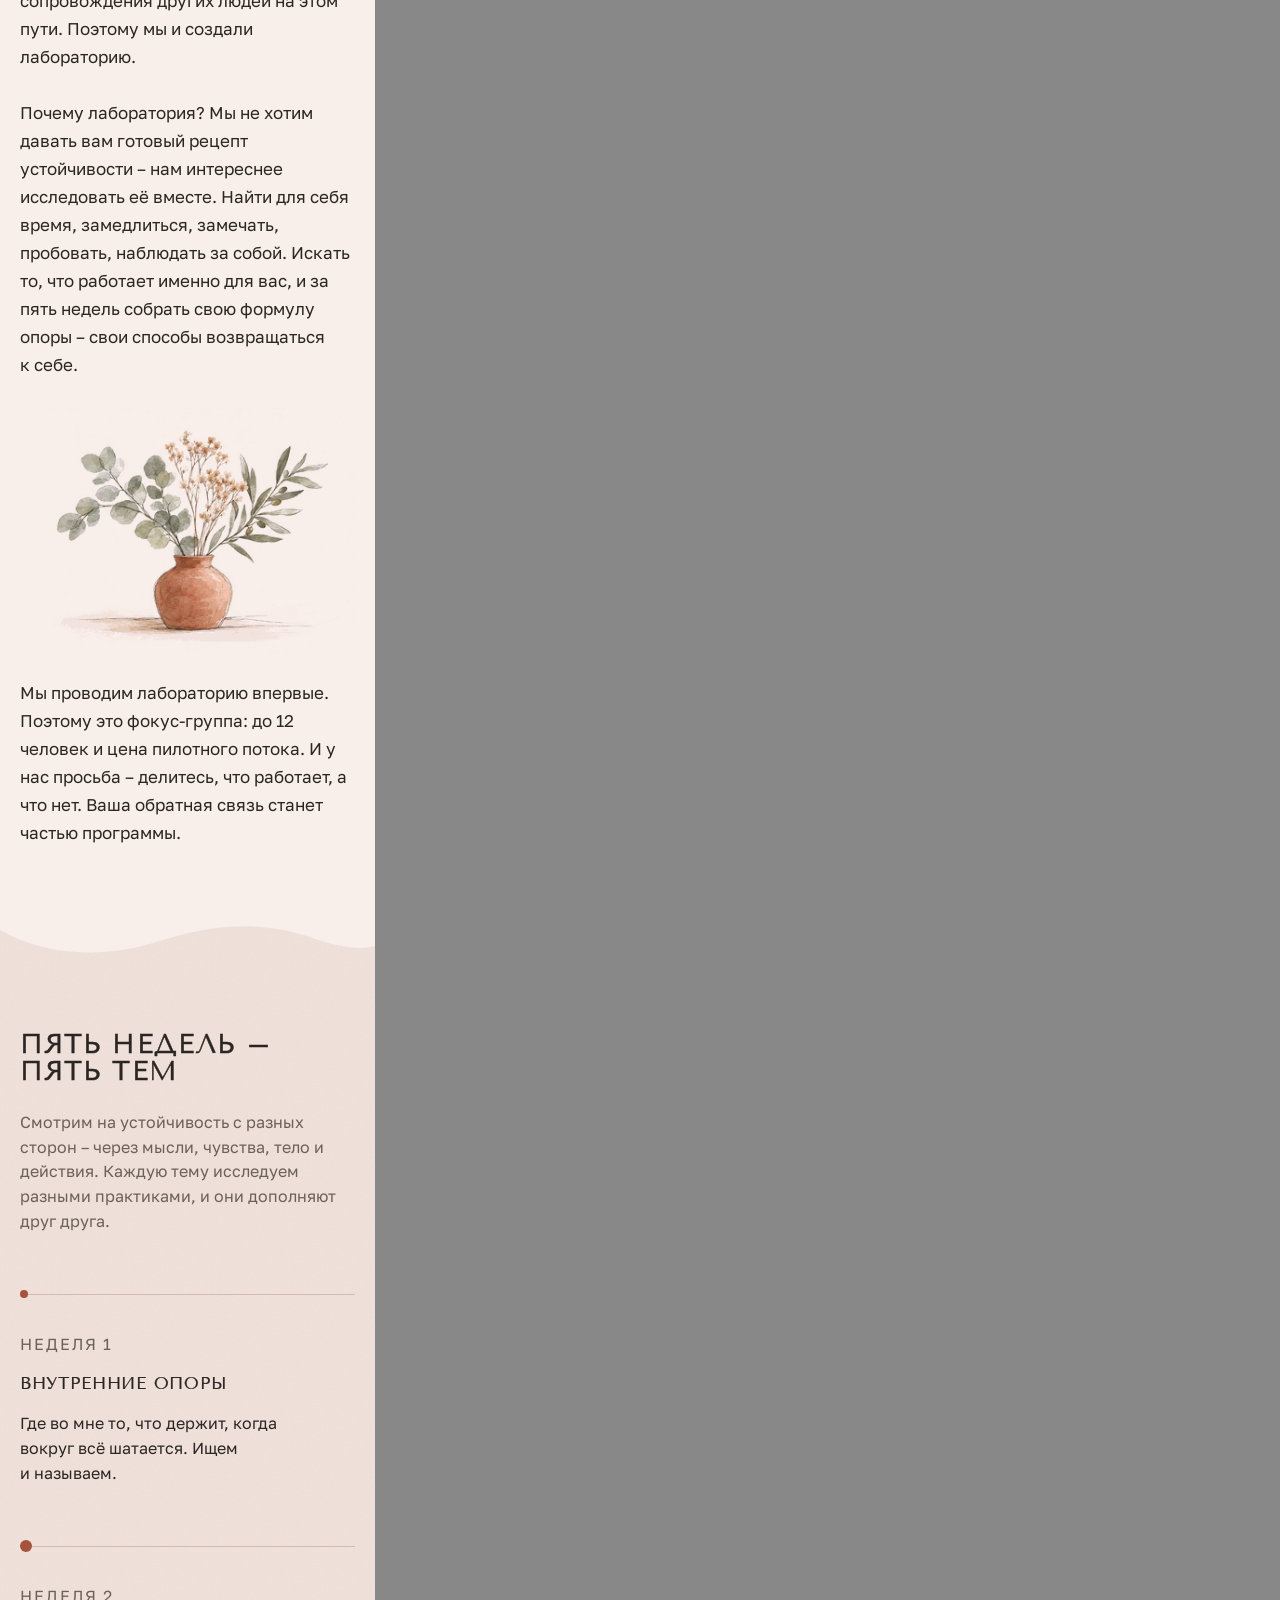
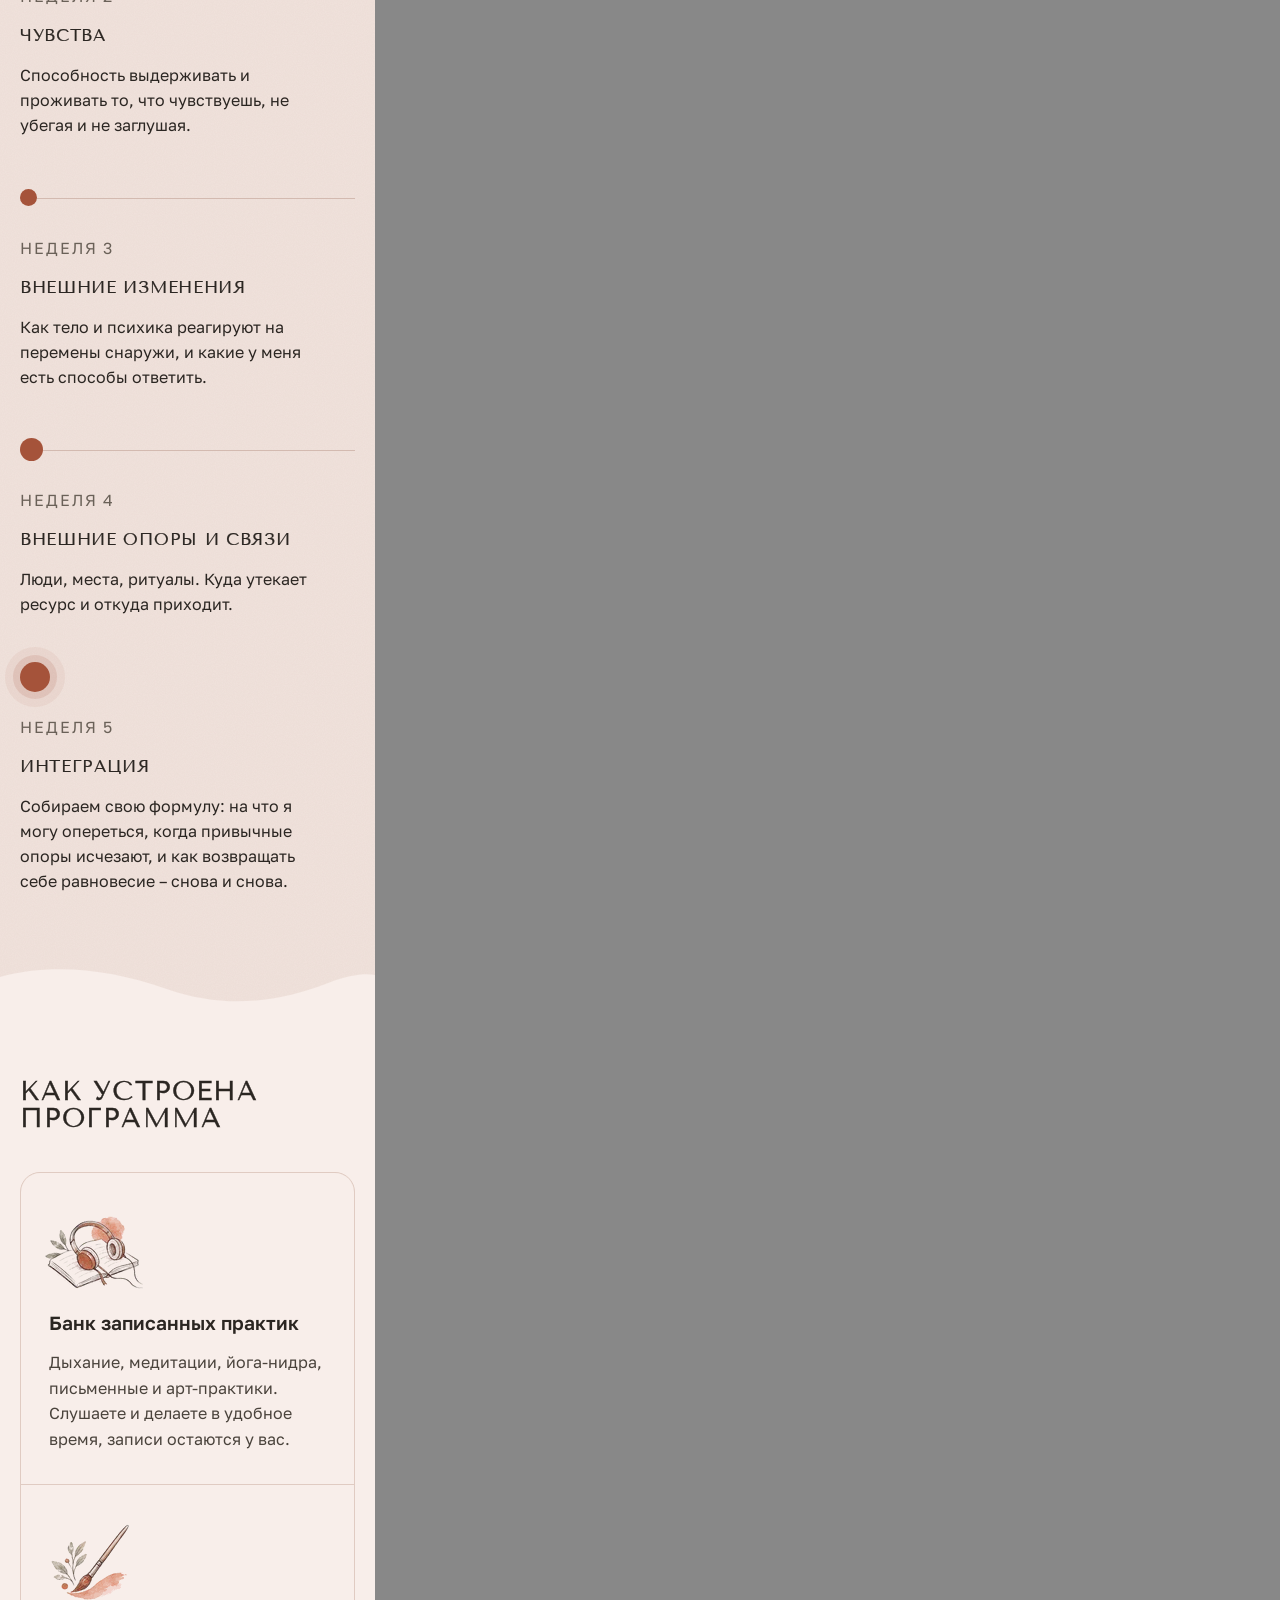
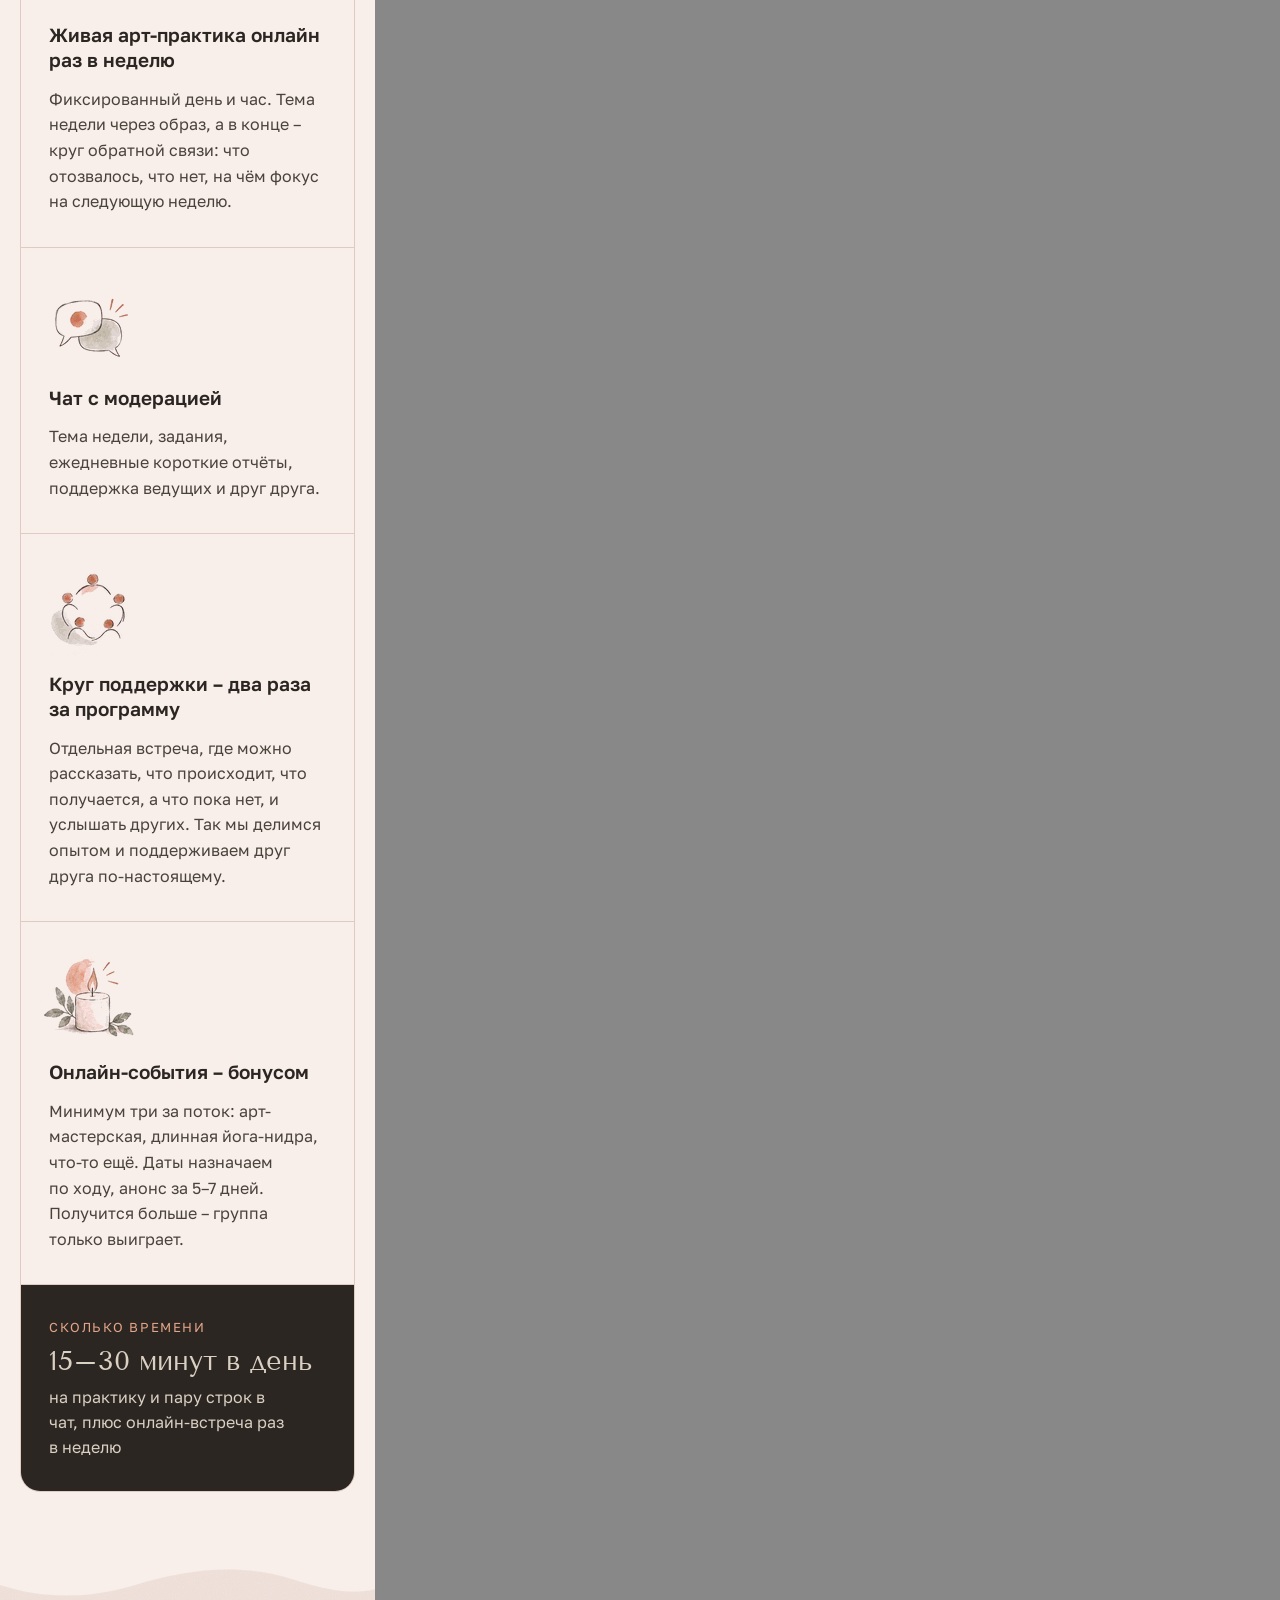
<file: tools/frame.html>
<!DOCTYPE html><html><head><meta charset="utf-8"><style>html,body{margin:0;background:#888}iframe{border:0;display:block;background:#fff}</style></head>
<body><script>
const p=new URLSearchParams(location.search);const w=+p.get('w')||375,h=+p.get('h')||8000;
const f=document.createElement('iframe');f.width=w;f.height=h;f.src=p.get('src')||'/index.html';document.body.appendChild(f);
</script></body></html>
</file>
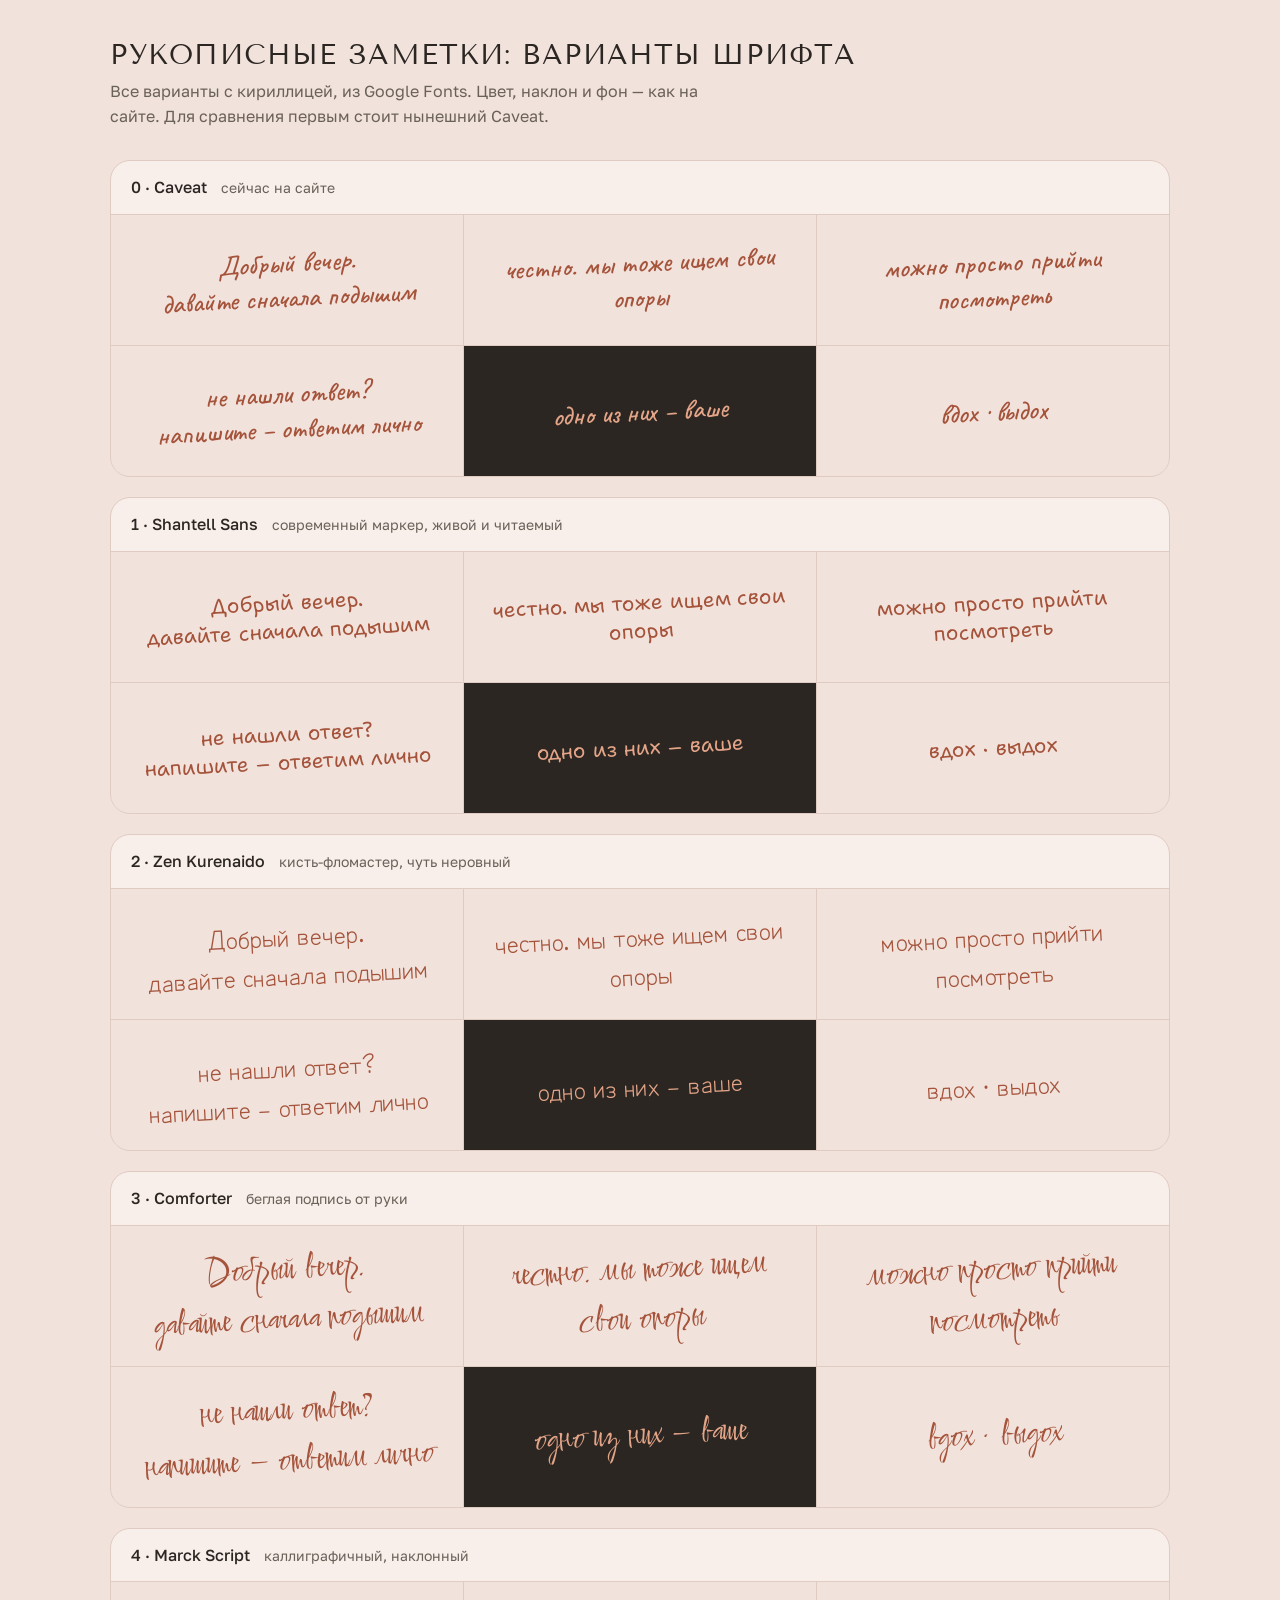
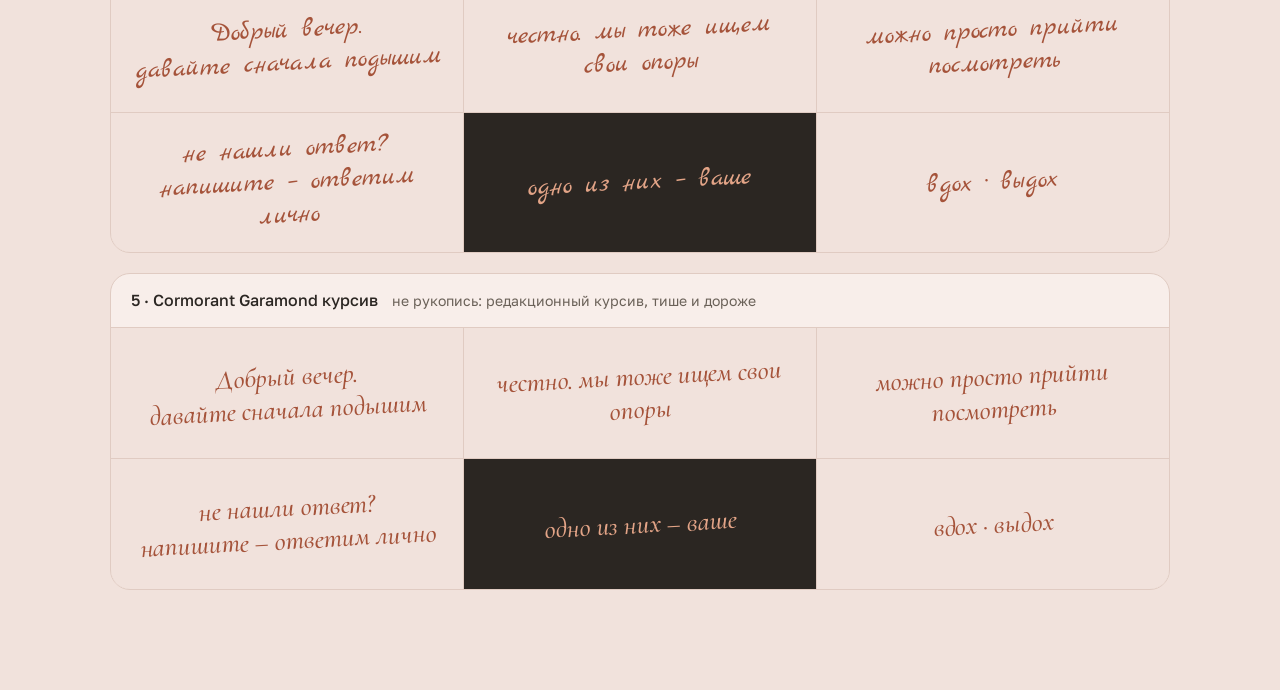
<file: tools/notes-fonts.html>
<!DOCTYPE html>
<html lang="ru">
<head>
<meta charset="utf-8">
<meta name="viewport" content="width=device-width, initial-scale=1">
<meta name="robots" content="noindex">
<title>Рукописные заметки – варианты шрифта</title>
<link rel="preconnect" href="https://fonts.googleapis.com">
<link rel="preconnect" href="https://fonts.gstatic.com" crossorigin>
<link rel="stylesheet" href="https://fonts.googleapis.com/css2?family=Caveat:wght@500&family=Shantell+Sans:wght@400&family=Zen+Kurenaido&family=Comforter&family=Marck+Script&family=Cormorant+Garamond:ital,wght@1,500&family=Golos+Text:wght@400;500&family=Tenor+Sans&display=swap">
<link rel="stylesheet" href="notes-fonts.css">
</head>
<body>
<main>
  <h1>Рукописные заметки: варианты шрифта</h1>
  <p class="intro">Все варианты с кириллицей, из Google Fonts. Цвет, наклон и фон — как на сайте. Для сравнения первым стоит нынешний Caveat.</p>

  <section class="opt" data-f="caveat">
    <header><b>0 · Caveat</b><span>сейчас на сайте</span></header>
    <div class="demo"></div>
  </section>
  <section class="opt" data-f="shantell">
    <header><b>1 · Shantell Sans</b><span>современный маркер, живой и читаемый</span></header>
    <div class="demo"></div>
  </section>
  <section class="opt" data-f="kurenaido">
    <header><b>2 · Zen Kurenaido</b><span>кисть-фломастер, чуть неровный</span></header>
    <div class="demo"></div>
  </section>
  <section class="opt" data-f="comforter">
    <header><b>3 · Comforter</b><span>беглая подпись от руки</span></header>
    <div class="demo"></div>
  </section>
  <section class="opt" data-f="marck">
    <header><b>4 · Marck Script</b><span>каллиграфичный, наклонный</span></header>
    <div class="demo"></div>
  </section>
  <section class="opt" data-f="cormorant">
    <header><b>5 · Cormorant Garamond курсив</b><span>не рукопись: редакционный курсив, тише и дороже</span></header>
    <div class="demo"></div>
  </section>
</main>
<script src="notes-fonts.js"></script>
</body>
</html>
</file>
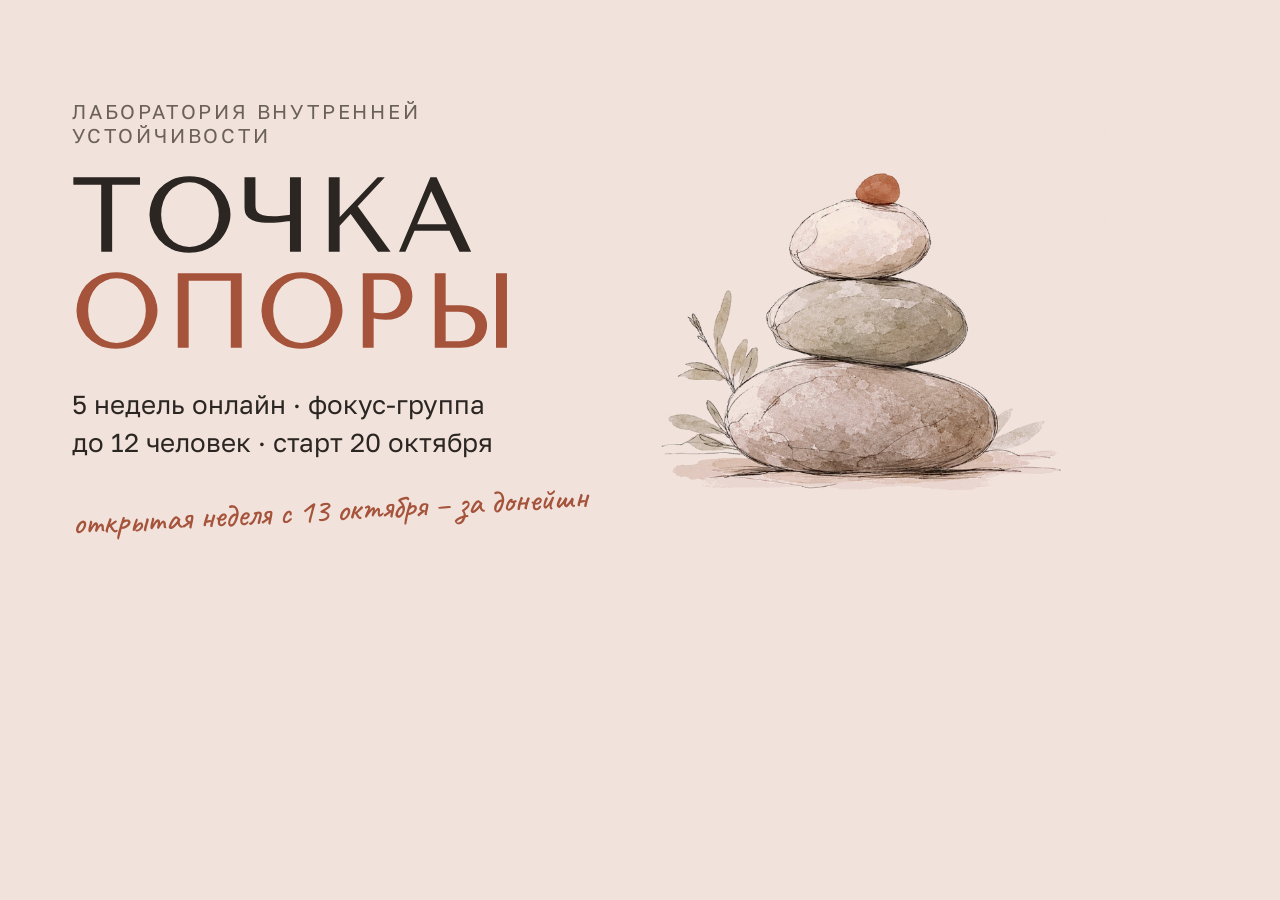
<file: tools/og.html>
<!DOCTYPE html><html lang="ru"><head><meta charset="utf-8">
<link href="https://fonts.googleapis.com/css2?family=Tenor+Sans&family=Golos+Text:wght@400;500&family=Caveat:wght@500&display=swap" rel="stylesheet">
<style>
html,body{margin:0;width:1200px;height:630px;overflow:hidden}
body{background:#F1E2DC;font-family:'Golos Text';color:#2B2622;display:grid;grid-template-columns:1fr 520px;align-items:center;padding:0 72px;box-sizing:border-box}
.e{font-size:20px;letter-spacing:.14em;text-transform:uppercase;color:#6A6158}
h1{margin:22px 0 26px;font:400 104px/.92 'Tenor Sans';text-transform:uppercase;letter-spacing:.04em;-webkit-text-stroke:.014em currentColor}
h1 em{font-style:normal;color:#A5533A}
p{margin:0;font-size:26px;line-height:1.45;max-width:17em}
.n{font:500 34px 'Caveat';color:#A5533A;transform:rotate(-3deg);display:inline-block;margin-top:26px}
img{width:500px;height:500px;object-fit:contain}
</style></head><body>
<div><div class="e">Лаборатория внутренней устойчивости</div>
<h1>Точка<br><em>опоры</em></h1>
<p>5 недель онлайн · фокус-группа до 12 человек · старт 20 октября</p>
<div class="n">открытая неделя с 13 октября – за донейшн</div></div>
<img src="../img/il-stones-760.webp" alt="">
</body></html>
</file>
<file: css/tokens.css>
/* Токены «Точки опоры». Значения — из хэндофа Claude Design, менять только через DECISIONS.md */
:root {
  /* фон — пыльно-розовый (дефолт с обновления 28.09); молочный — html[data-tone="milk"] ниже */
  --bg: #F1E2DC;
  --paper: #F8EEEA;
  --warm: #EEDCD5;
  --hdr: rgba(241, 226, 220, .86);
  --cream: #F3ECE1;             /* светлый текст на шоколаде — от тона фона не зависит */
  --ink: #2B2622;
  --ink-2: #4A433C;
  --muted: #6A6158;
  --line: #E0CBC2;
  --line-2: #D3BAB0;
  --clay: #A5533A;
  --clay-hover: #8C4430;
  --clay-light: #E3A487;
  --clay-soft: #B8664B;
  --sage: #E4E6D8;
  --sage-ink: #4E5B45;
  --sage-ink-2: #3E4837;
  --dark-input: #352F2A;
  --dark-line: #5A514A;
  --dark-text: #D9CFC2;
  --dark-muted: #B9AEA2;
  --pencil: #8F8374;
  --selection: #E7C9B8;

  /* Шрифт заголовков. Значения по умолчанию = утверждённый вид (Tenor Sans, капс, уплотнение).
     Переключаются из js/config.js, вёрстку трогать не нужно. */
  --hf: 'Tenor Sans', sans-serif;
  --hw: 400;
  --hi: normal;                 /* курсив акцентных слов (у Cormorant — italic) */
  --hz: .684;                   /* коэффициент кегля: .76 для Tenor × .9 при капсе */
  --ht: uppercase;
  --hl: .04em;
  --hs: .014em;                 /* faux-bold через text-stroke */

  --tf: 'Golos Text', system-ui, sans-serif;
  --nf: 'Caveat', cursive;

  --wrap: 1160px;
  --gut: clamp(20px, 5vw, 56px);
  --sec: clamp(64px, 9vw, 120px);

  --r-pill: 999px;
  --r-btn: 14px;                /* кнопки и пилюли выбора — как поля формы */
  --ease: cubic-bezier(.2, .7, .2, 1);
}

html[data-tone="milk"] {
  --bg: #F3ECE1;
  --paper: #FAF6EF;
  --warm: #F2EADE;
  --hdr: rgba(243, 236, 225, .86);
  --line: #DCD2C3;
  --line-2: #CFC3B1;
}
</file>
<file: css/base.css>
/* База: сброс, типографика, кнопки, общие контейнеры */
*, *::before, *::after { box-sizing: border-box; }

html {
  scroll-behavior: smooth;
  -webkit-text-size-adjust: 100%;
}
@media (prefers-reduced-motion: reduce) {
  html { scroll-behavior: auto; }
}

body {
  margin: 0;
  min-height: 100dvh;
  display: flex;
  flex-direction: column;
  background-color: var(--bg);
  /* лёгкая бумажная зернистость, ~6% */
  background-image: url("data:image/svg+xml,%3Csvg xmlns='http://www.w3.org/2000/svg' width='160' height='160'%3E%3Cfilter id='n'%3E%3CfeTurbulence type='fractalNoise' baseFrequency='.9' numOctaves='2' stitchTiles='stitch'/%3E%3CfeColorMatrix values='0 0 0 0 0.3 0 0 0 0 0.25 0 0 0 0 0.2 0 0 0 0.06 0'/%3E%3C/filter%3E%3Crect width='100%25' height='100%25' filter='url(%23n)'/%3E%3C/svg%3E");
  color: var(--ink);
  font-family: var(--tf);
  font-size: 16px;
  line-height: 1.6;
  -webkit-font-smoothing: antialiased;
}

main { flex: 1; }

img { display: block; max-width: 100%; height: auto; }

p { margin: 0; text-wrap: pretty; }

a { color: var(--clay); text-decoration: none; }
a:hover { color: var(--clay-hover); }

a, button, input, label {
  touch-action: manipulation;
  -webkit-tap-highlight-color: transparent;
}

::selection { background: var(--selection); }

:focus-visible {
  outline: 2px solid var(--clay);
  outline-offset: 3px;
  border-radius: 4px;
}

/* якоря не прячутся под липкой шапкой */
[id] { scroll-margin-top: 80px; }

.visually-hidden {
  position: absolute !important;
  width: 1px; height: 1px;
  overflow: hidden;
  clip: rect(0 0 0 0);
  white-space: nowrap;
}

.skip {
  position: absolute;
  left: 16px; top: -60px;
  z-index: 100;
  padding: 10px 18px;
  border-radius: var(--r-pill);
  background: var(--ink);
  color: var(--paper);
}
.skip:focus { top: 12px; color: var(--paper); }

.wrap {
  /* 1160 — ширина контента, поля сверху (как в макете: content-box) */
  max-width: calc(var(--wrap) + 2 * var(--gut));
  margin: 0 auto;
  padding-left: var(--gut);
  padding-right: var(--gut);
}

/* ── заголовки ───────────────────────────── */
.hd {
  margin: 0;
  font-family: var(--hf);
  font-weight: var(--hw);
  text-transform: var(--ht);
  letter-spacing: var(--hl);
  -webkit-text-stroke: var(--hs) currentColor;
  text-wrap: balance;
}
/* тот же шрифт, но обычным регистром: цитата, цены, фраза чек-листа */
.hd-plain {
  margin: 0;
  font-family: var(--hf);
  font-weight: var(--hw);
}
.hd em, .hd-plain em {
  font-style: var(--hi);
  color: var(--clay);
}

.h2 {
  font-size: calc(clamp(40px, 5vw, 60px) * var(--hz));
  line-height: 1;
}
.h2--xl { font-size: calc(clamp(40px, 5vw, 64px) * var(--hz)); }

.eyebrow {
  font-size: 14px;
  line-height: 1.4;
  letter-spacing: .14em;
  text-transform: uppercase;
  color: var(--muted);
}
.label {
  font-size: 13px;
  line-height: 1.4;
  letter-spacing: .12em;
  text-transform: uppercase;
  color: var(--muted);
}

/* рукописные заметки */
.note {
  font-family: var(--nf);
  font-size: 26px;
  font-weight: 500;
  line-height: 1.05;
  color: var(--clay);
  display: inline-block;
  transform: rotate(-3deg);
}
html.no-notes .note { display: none; }

/* ── кнопки ──────────────────────────────── */
.btn {
  display: inline-flex;
  align-items: center;
  justify-content: center;
  min-height: 44px;
  padding: 17px 30px;
  border-radius: var(--r-btn);
  border: 1px solid transparent;
  font: inherit;
  font-size: 16px;
  font-weight: 500;
  line-height: 1.2;
  text-align: center;
  cursor: pointer;
  transition: background-color .18s var(--ease), color .18s var(--ease), transform .14s var(--ease);
}
.btn:active { transform: translateY(1px); }

.btn--clay { background: var(--clay); color: #FFFFFF; }
.btn--clay:hover { background: var(--clay-hover); color: #FFFFFF; }

.btn--ghost { border-color: var(--ink); color: var(--ink); }
.btn--ghost:hover { background: var(--ink); color: var(--paper); }

.btn--ink { background: var(--ink); color: var(--paper); }
.btn--ink:hover { background: var(--ink-2); color: var(--paper); }

.btn--sm { padding: 9px 18px; font-size: 15px; font-weight: 400; }

.link-u {
  border-bottom: 1px solid var(--clay);
  padding-bottom: 2px;
}

.text-btn {
  align-self: flex-start;
  min-height: 32px;
  background: none;
  border: none;
  border-bottom: 1px solid var(--clay);
  padding: 0 0 2px;
  font: inherit;
  font-size: 15px;
  color: var(--clay);
  cursor: pointer;
}
.text-btn:hover { color: var(--clay-hover); border-color: var(--clay-hover); }

/* ── dev-маркировка незакрытых данных (PENDING.md). Видна только по адресу с ?pending ── */
html[data-env="dev"].show-pending [data-pending] {
  outline: 2px dashed #D9822B;
  outline-offset: 4px;
  position: relative;
}
html[data-env="dev"].show-pending [data-pending]::before {
  content: "ждём: " attr(data-pending);
  position: absolute;
  top: -14px; right: 8px;
  z-index: 5;
  padding: 2px 8px;
  border-radius: 6px;
  background: #D9822B;
  color: #FFFFFF;
  font: 600 11px/1.4 var(--tf);
  letter-spacing: .04em;
}
</file>
<file: css/sections.css>
/* Секции сверху вниз. Сетки — auto-fit, как в макете; медиа-запросы только min-width */

/* ── 0. Шапка ────────────────────────────── */
.hdr {
  position: sticky;
  top: 0;
  z-index: 10;
  background: var(--hdr);
  -webkit-backdrop-filter: blur(10px);
  backdrop-filter: blur(10px);
  border-bottom: 1px solid var(--line);
}
.hdr-in {
  display: flex;
  align-items: center;
  justify-content: space-between;
  gap: 24px;
  padding-top: 14px;
  padding-bottom: 14px;
}
.logo {
  display: flex;
  align-items: center;
  gap: 10px;
  min-height: 44px;
  color: var(--ink);
  font-size: calc(24px * var(--hz));
  line-height: 1.2;
  white-space: nowrap;
}
.logo:hover { color: var(--ink); }
.logo-dot {
  --p: 0;                       /* прогресс прокрутки 0..1, пишет js/main.js */
  flex: none;
  width: 16px; height: 16px;
  display: flex;
  align-items: center;
  justify-content: center;
}
.logo-dot::before {
  content: "";
  width: calc(8px + 8px * var(--p));
  height: calc(8px + 8px * var(--p));
  border-radius: 50%;
  background: var(--clay);
  box-shadow: 0 0 0 calc(4px + 3px * var(--p)) rgba(165, 83, 58, calc(.12 + .08 * var(--p)));
  transition: width .3s, height .3s, box-shadow .3s;
}
.nav {
  display: flex;
  align-items: center;
  gap: clamp(14px, 2.4vw, 28px);
  font-size: 15px;
}
.nav-links { display: none; }
.nav-links a { color: var(--ink); }
.nav-links a:hover { color: var(--clay); }
.hdr .btn--sm { flex: none; white-space: nowrap; }

@media (min-width: 900px) {
  .nav-links {
    display: flex;
    gap: clamp(14px, 2.4vw, 28px);
  }
}

/* ── 1. Первый экран ─────────────────────── */
.hero {
  display: grid;
  grid-template-columns: repeat(auto-fit, minmax(min(100%, 440px), 1fr));
  gap: clamp(40px, 6vw, 80px);
  align-items: center;
  padding-top: clamp(48px, 8vw, 104px);
  padding-bottom: clamp(56px, 8vw, 112px);
}
.hero-main {
  display: flex;
  flex-direction: column;
  gap: 28px;
  min-width: 0;
}
.h1 {
  font-size: calc(clamp(60px, 9vw, 116px) * var(--hz));
  line-height: .92;
  letter-spacing: .08em;
}
/* «ОПОРЫ» шире «ТОЧКА»: разрядка подобрана, чтобы А и Ы стояли вровень (Tenor Sans, капс) */
.h1 em { letter-spacing: -.03em; }
.lead {
  font-size: clamp(18px, 1.6vw, 20px);
  line-height: 1.6;
  max-width: 36em;
}
.facts {
  display: grid;
  grid-template-columns: 1fr;
  gap: 1px;
  max-width: 560px;
  margin: 0;
  background: var(--line);
  border: 1px solid var(--line);
  border-radius: 16px;
  overflow: hidden;
}
.facts div {
  display: flex;
  flex-direction: column;
  gap: 4px;
  padding: 16px 18px;
  background: var(--paper);
}
.facts dt { font-size: 13px; color: var(--muted); }
.facts dd { margin: 0; font-size: 16px; font-weight: 500; line-height: 1.4; }
@media (min-width: 520px) {
  /* три факта всегда одним рядом: в макете третий уходил на второй ряд с пустой ячейкой */
  .facts { grid-template-columns: repeat(3, 1fr); }
}
.cta-row {
  display: flex;
  flex-wrap: wrap;
  gap: 12px;
}

/* дыхательный круг */
.breath-col {
  display: flex;
  flex-direction: column;
  align-items: center;
  gap: 4px;
}
.breath-col .note {
  font-size: 28px;
  text-align: center;
}
.breath {
  position: relative;
  width: min(100%, 420px);
  aspect-ratio: 1 / 1;
  display: flex;
  align-items: center;
  justify-content: center;
}
.breath-ring {
  position: absolute;
  inset: 0;
  width: 100%;
  height: 100%;
  opacity: .5;
  pointer-events: none;
  user-select: none;
}
/* та же картинка, повёрнута и отражена, чтобы не читалась копией */
.breath-ring--in {
  inset: 14%;
  width: 72%;
  height: 72%;
  opacity: .28;
  transform: rotate(137deg) scaleX(-1);
}
.breath-wash {
  position: absolute;
  inset: 0;
  transform: scale(.36);
  animation: breathe46 10s ease-in-out infinite;
  will-change: transform;
}
.breath-wash img {
  position: absolute;
  inset: 2%;
  width: 96%;
  height: 96%;
  object-fit: contain;
  opacity: .7;
  pointer-events: none;
  user-select: none;
}
.breath-center {
  position: relative;
  width: 8px; height: 8px;
  border-radius: 50%;
  background: var(--clay-hover);
  opacity: .7;
}
.breath-say {
  position: absolute;
  left: 0; right: 0;
  bottom: -6px;
  height: 24px;
  text-align: center;
  font-family: var(--nf);
  font-size: 26px;
  line-height: 24px;
  color: var(--muted);
}
.breath-say span {
  position: absolute;
  left: 0; right: 0;
}
.breath-say .in { animation: inhale46 10s ease-in-out infinite; }
.breath-say .out { animation: exhale46 10s ease-in-out infinite; opacity: 0; }
.breath-say .still { display: none; }

html[data-tempo="4-4"] .breath-wash { animation-name: breathe44; animation-duration: 8s; }
html[data-tempo="4-4"] .breath-say .in { animation-name: inhale44; animation-duration: 8s; }
html[data-tempo="4-4"] .breath-say .out { animation-name: exhale44; animation-duration: 8s; }

/* круг без анимации: выключен в настройках или у посетителя reduce motion */
html.no-breath .breath-wash { animation: none; transform: scale(.7); }
html.no-breath .breath-say .in,
html.no-breath .breath-say .out { display: none; }
html.no-breath .breath-say .still { display: inline; }
@media (prefers-reduced-motion: reduce) {
  .breath-wash { animation: none; transform: scale(.7); }
  .breath-say .in, .breath-say .out { display: none; }
  .breath-say .still { display: inline; }
}

@keyframes breathe46 { 0% { transform: scale(.36); } 40% { transform: scale(1); } 100% { transform: scale(.36); } }
@keyframes inhale46 { 0%, 37% { opacity: 1; } 43%, 97% { opacity: 0; } 100% { opacity: 1; } }
@keyframes exhale46 { 0%, 37% { opacity: 0; } 43%, 97% { opacity: 1; } 100% { opacity: 0; } }
@keyframes breathe44 { 0% { transform: scale(.36); } 50% { transform: scale(1); } 100% { transform: scale(.36); } }
@keyframes inhale44 { 0%, 46% { opacity: 1; } 54%, 96% { opacity: 0; } 100% { opacity: 1; } }
@keyframes exhale44 { 0%, 46% { opacity: 0; } 54%, 96% { opacity: 1; } 100% { opacity: 0; } }

/* ── 2. «Вы узнаете себя, если…» ─────────── */
.who {
  display: grid;
  gap: clamp(32px, 6vw, 80px);
  padding-top: clamp(56px, 8vw, 104px);
  padding-bottom: clamp(56px, 8vw, 104px);
  border-top: 1px solid var(--line);
}
.who-head {
  display: flex;
  flex-direction: column;
  gap: 28px;
}
.who-art {
  width: 100%;
  max-width: 380px;
  aspect-ratio: 1 / 1;
  border-radius: 24px;
  object-fit: cover;
}
/* В одну колонку камни между заголовком и списком читались как карточка
   «узнайте себя в картинке» — уводим их вниз, после списка, и уменьшаем */
@media (max-width: 999px) {
  .who-head { display: contents; }
  .who-art { order: 1; justify-self: center; max-width: 220px; }
}
@media (min-width: 1000px) {
  .who { grid-template-columns: 1fr 1fr; }
}
.who-list { display: flex; flex-direction: column; }
.who-hint {
  padding-bottom: 6px;
  font-size: 14px;
  color: var(--muted);
}
.chk {
  display: grid;
  grid-template-columns: 24px 1fr;
  gap: 18px;
  align-items: start;
  width: 100%;
  padding: 22px 0;
  background: none;
  border: none;
  border-bottom: 1px solid var(--line);
  font: inherit;
  font-size: 18px;
  line-height: 1.55;
  color: var(--ink);
  text-align: left;
  cursor: pointer;
}
.chk-dot {
  width: 20px; height: 20px;
  margin-top: 4px;
  border-radius: 50%;
  border: 1.5px solid var(--clay);
  background: transparent;
  transition: background-color .35s, box-shadow .35s;
}
.chk:hover .chk-dot { background: rgba(165, 83, 58, .1); }
.chk[aria-pressed="true"] .chk-dot {
  background: var(--clay);
  box-shadow: 0 0 0 5px rgba(165, 83, 58, .14);
}
.who-foot {
  display: flex;
  flex-direction: column;
  gap: 14px;
  margin-top: 28px;
}
.who-answer {
  display: flex;
  flex-direction: column;
  gap: 8px;
}
.who-answer[hidden] { display: none; }
.who-msg {
  font-size: calc(30px * var(--hz));
  line-height: 1.15;
  color: var(--clay);
  text-wrap: balance;
}
.who-answer a { align-self: flex-start; }
.who-note {
  font-size: 17px;
  color: var(--muted);
}

/* ── 3. Что такое лаборатория ────────────── */
.band {
  position: relative;
  margin: 56px 0;               /* место под волну */
  background: var(--paper);
}
.wave {
  position: absolute;
  left: 0;
  display: block;
  width: 100%;
  height: 56px;
  fill: var(--paper);
  pointer-events: none;
}
.wave--top { top: -55px; }     /* перекрытие 1px убирает шов */
.wave--bottom { bottom: -55px; }
.lab {
  display: flex;
  flex-direction: column;
  gap: clamp(40px, 5vw, 64px);
  padding-top: var(--sec);
  padding-bottom: var(--sec);
}
.quote {
  max-width: 20em;
  font-size: calc(clamp(32px, 4.4vw, 56px) * var(--hz));
  line-height: 1.12;
  text-wrap: balance;
}
.note--arrow {
  display: flex;
  align-items: flex-start;
  gap: 8px;
  margin-top: -28px;
  font-size: 28px;
  transform: rotate(-1.5deg);
  transform-origin: left;
}
html.no-notes .note--arrow { display: none; }
.note--arrow svg { flex: none; stroke: var(--clay); }
.note--arrow span { padding-top: 12px; }
.lab-cols {
  display: grid;
  grid-template-columns: repeat(auto-fit, minmax(min(100%, 300px), 1fr));
  gap: clamp(28px, 4vw, 56px);
  font-size: 17px;
  line-height: 1.65;
}
.lab-cols > div {
  display: flex;
  flex-direction: column;
  gap: 20px;
}
.lab-art {
  width: 100%;
  aspect-ratio: 4 / 3;
  border-radius: 20px;
  object-fit: cover;
}

/* ── заголовок секции с подписью справа ──── */
.sec-head {
  display: flex;
  flex-wrap: wrap;
  justify-content: space-between;
  align-items: flex-end;
  gap: 24px;
}
.sec-head p {
  max-width: 22em;
  font-size: 16px;
  line-height: 1.55;
  color: var(--muted);
}
.sec-stack {
  display: flex;
  flex-direction: column;
  gap: clamp(40px, 5vw, 64px);
  padding-top: var(--sec);
  padding-bottom: var(--sec);
}

/* ── 4. Пять недель ──────────────────────── */
.weeks {
  display: grid;
  /* либо 5 колонок, либо одна: 4+1 не бывает (переключение на ~880px ширины контейнера) */
  grid-template-columns: repeat(auto-fit, minmax(min(100%, max(19%, calc((880px - 100%) * 999))), 1fr));
  row-gap: 40px;
  /* поле слева — чтобы overflow не срезал кольцо у точки пятой недели */
  margin: 0 0 0 -16px;
  padding: 0 0 0 16px;
  list-style: none;
  overflow: hidden;
}
.week {
  display: flex;
  flex-direction: column;
  gap: 18px;
  padding-right: 24px;
}
.week-mark {
  position: relative;
  height: 40px;
  display: flex;
  align-items: center;
}
.week-mark::before {
  content: "";
  position: absolute;
  left: 0; right: -24px;
  top: 20px;
  height: 1px;
  background: var(--line-2);
}
.week:last-child .week-mark::before { right: auto; width: 20px; }
.week-mark i {
  position: relative;
  width: var(--d);
  height: var(--d);
  border-radius: 50%;
  background: var(--clay);
}
.week:nth-child(1) { --d: 8px; }
.week:nth-child(2) { --d: 12px; }
.week:nth-child(3) { --d: 17px; }
.week:nth-child(4) { --d: 23px; }
.week:nth-child(5) { --d: 30px; }
.week:nth-child(5) .week-mark i {
  box-shadow: 0 0 0 7px rgba(165, 83, 58, .14), 0 0 0 15px rgba(165, 83, 58, .07);
}
.week .hd {
  font-size: calc(25px * var(--hz));
  line-height: 1.1;
}
.week p { font-size: 16px; line-height: 1.55; }

/* ── 5. Как устроена неделя ──────────────── */
.how {
  display: flex;
  flex-direction: column;
  gap: clamp(40px, 5vw, 56px);
  padding-top: var(--sec);
  padding-bottom: var(--sec);
}
.how-grid {
  display: grid;
  grid-template-columns: repeat(auto-fit, minmax(min(100%, 300px), 1fr));
  gap: 1px;
  margin: 0;
  padding: 0;
  list-style: none;
  background: var(--line);
  border: 1px solid var(--line);
  border-radius: 20px;
  overflow: hidden;
}
.how-grid li {
  display: flex;
  flex-direction: column;
  gap: 14px;
  padding: 32px 28px;
  background: var(--paper);
}
.how-grid img {
  width: 104px;
  height: 104px;
  margin: -8px 0 -4px -10px;
  object-fit: contain;
}
.how-grid h3 {
  margin: 0;
  font-size: 19px;
  font-weight: 600;
  line-height: 1.3;
}
.how-grid p { color: var(--ink-2); }
.how-grid .how-time {
  justify-content: flex-end;
  gap: 10px;
  background: var(--ink);
  color: var(--cream);
}
.how-time .label { color: var(--clay-light); }
.how-time .hd-plain {
  font-size: calc(40px * var(--hz));
  line-height: 1;
}
.how-time p { line-height: 1.55; color: var(--dark-text); }

/* ── 6. Ведущие ──────────────────────────── */
.hosts {
  display: grid;
  grid-template-columns: repeat(auto-fit, minmax(min(100%, 300px), 1fr));
  gap: clamp(32px, 4vw, 48px);
  align-items: start;
}
.host {
  display: flex;
  flex-direction: column;
  gap: 18px;
}
.host > img {
  width: 100%;
  aspect-ratio: 3 / 4;
  object-fit: contain;
}
.host-name {
  display: flex;
  flex-direction: column;
  gap: 6px;
}
.host-name .hd {
  font-size: calc(32px * var(--hz));
  line-height: 1.05;
}
.host-role {
  font-size: 15px;
  font-weight: 500;
  line-height: 1.4;
  color: var(--clay);
}
.host-more {
  display: flex;
  flex-direction: column;
  gap: 12px;
  color: var(--ink-2);
}
.host-more[hidden] { display: none; }

/* ── 7. Десять дней на пробу ─────────────── */
.ow-sec { padding: 0 var(--gut); }
.ow {
  box-sizing: content-box;       /* 1160 — ширина контента внутри плашки, как в макете */
  display: grid;
  grid-template-columns: repeat(auto-fit, minmax(min(100%, 380px), 1fr));
  gap: clamp(24px, 4vw, 56px);
  align-items: center;
  max-width: var(--wrap);
  margin: 0 auto;
  padding: clamp(28px, 6vw, 72px);
  background: var(--warm);
  border: 1px solid var(--line);
  border-radius: 32px;
  overflow: hidden;
}
.ow-text {
  display: flex;
  flex-direction: column;
  gap: 24px;
  min-width: 0;
}
.ow-text .eyebrow { color: var(--sage-ink); }
.ow-lead { font-size: 18px; }
/* «Что внутри» — под первой строкой, на всю ширину плашки, в две колонки */
.ow-parts {
  grid-column: 1 / -1;
  padding-top: clamp(28px, 4vw, 40px);
  border-top: 1px solid var(--line);
}
.ow-parts .label { margin: 0 0 8px; color: var(--sage-ink); font-weight: 500; }
.ow-parts ul {
  display: grid;
  grid-template-columns: repeat(auto-fit, minmax(min(100%, 340px), 1fr));
  column-gap: clamp(32px, 4vw, 56px);
  margin: 0;
  padding: 0;
  list-style: none;
}
.ow-inside li {
  padding: 12px 0 12px 22px;
  border-bottom: 1px solid var(--line);
  line-height: 1.5;
  background: radial-gradient(circle, var(--clay) 3px, transparent 3.5px) 0 1.2em / 8px 8px no-repeat;
}

.ow-foot {
  grid-column: 1 / -1;
  display: flex;
  flex-wrap: wrap;
  align-items: flex-end;
  justify-content: space-between;
  gap: 24px clamp(24px, 4vw, 56px);
  padding-top: clamp(28px, 4vw, 40px);
  border-top: 1px solid var(--line);
}
.ow-fine {
  flex-basis: 100%;
  max-width: 640px;
  font-size: 14px;
  line-height: 1.55;
  color: var(--muted);
}
.ow-price {
  display: flex;
  flex-direction: column;
  gap: 4px;
}
.ow-price .hd-plain {
  font-size: calc(56px * var(--hz));
  line-height: 1;
}
.ow-price span:last-child { color: var(--ink-2); }
.ow-cta {
  display: flex;
  flex-wrap: wrap;
  align-items: center;
  gap: 20px;
}
.ow-art {
  justify-self: center;
  width: 100%;
  max-width: 480px;
  aspect-ratio: 1 / 1;
  object-fit: contain;
}

/* ── 8. Участие ──────────────────────────── */
.join {
  display: grid;
  grid-template-columns: repeat(auto-fit, minmax(min(100%, 400px), 1fr));
  gap: clamp(40px, 6vw, 80px);
  align-items: start;
  padding-top: var(--sec);
  padding-bottom: var(--sec);
}
.join-text {
  display: flex;
  flex-direction: column;
  gap: 24px;
}
.join-list {
  margin: 0;
  padding: 0;
  list-style: none;
}
.join-list li {
  padding: 16px 0;
  border-bottom: 1px solid var(--line);
  font-size: 17px;
  line-height: 1.5;
}
.join-ask { color: var(--muted); }
.price-card {
  display: flex;
  flex-direction: column;
  gap: 28px;
  padding: clamp(32px, 4vw, 48px);
  background: var(--ink);
  color: var(--cream);
  border-radius: 28px;
}
.price-card .note { color: var(--clay-light); }
.price-card :focus-visible { outline-color: var(--clay-light); }
.price-top {
  display: flex;
  flex-direction: column;
  gap: 6px;
}
.price-top > span:first-child { font-size: 15px; color: var(--dark-text); }
.price {
  font-size: calc(clamp(64px, 8vw, 88px) * var(--hz));
  line-height: 1;
  font-variant-numeric: tabular-nums;
  white-space: nowrap;
}
.seats-wrap {
  display: flex;
  flex-direction: column;
  gap: 12px;
}
.seats {
  display: flex;
  flex-wrap: wrap;
  gap: 8px;
}
.seats i {
  width: 14px; height: 14px;
  border-radius: 50%;
  border: 1.5px solid var(--clay-light);
  background: rgba(227, 164, 135, .14);
}
.seats i:first-child {
  border: none;
  background: var(--clay-light);
  animation: seatPulse 2.6s ease-in-out infinite;
}
@media (prefers-reduced-motion: reduce) {
  .seats i:first-child { animation: none; }
}
@keyframes seatPulse {
  0%, 100% { box-shadow: 0 0 0 0 rgba(227, 164, 135, .5); }
  50% { box-shadow: 0 0 0 7px rgba(227, 164, 135, 0); }
}
.seats-cap {
  display: flex;
  flex-wrap: wrap;
  align-items: baseline;
  gap: 4px 14px;
}
.price-card .btn { padding: 18px 30px; }

/* ── 9. Вопросы ──────────────────────────── */
.faq-sec { border-top: 1px solid var(--line); }
.faq {
  display: grid;
  grid-template-columns: 1fr;
  gap: clamp(32px, 5vw, 64px);
  align-items: start;
  padding-top: var(--sec);
  padding-bottom: var(--sec);
}
.faq-head {
  display: flex;
  flex-direction: column;
  gap: 20px;
}
.faq-head .note {
  line-height: 1.1;
  transform: rotate(-2deg);
  transform-origin: left;
}
@media (min-width: 1024px) {
  .faq { grid-template-columns: 1fr 2fr; }
}
.faq-list { min-width: 0; }
.faq-item { border-bottom: 1px solid var(--line); }
.faq-item h3 { margin: 0; font: inherit; }
.faq-q {
  width: 100%;
  display: flex;
  justify-content: space-between;
  align-items: center;
  gap: 20px;
  padding: 22px 0;
  background: none;
  border: none;
  font: inherit;
  font-size: 18px;
  font-weight: 500;
  line-height: 1.4;
  color: var(--ink);
  text-align: left;
  cursor: pointer;
}
.faq-q:hover { color: var(--clay); }
.faq-sign {
  flex: none;
  position: relative;
  width: 32px; height: 32px;
  border-radius: 50%;
  border: 1px solid var(--line-2);
  transition: border-color .18s;
}
.faq-q:hover .faq-sign { border-color: var(--clay); }
/* «+» и «–» нарисованы, чтобы глиф шрифта не сбивал центр */
.faq-sign::before,
.faq-sign::after {
  content: "";
  position: absolute;
  left: 50%; top: 50%;
  width: 10px; height: 1.5px;
  margin: -.75px 0 0 -5px;
  background: var(--clay);
  transition: transform .2s var(--ease);
}
.faq-sign::after { transform: rotate(90deg); }
.faq-q[aria-expanded="true"] .faq-sign::after { transform: rotate(0deg); }
.faq-a {
  padding: 0 48px 24px 0;
  line-height: 1.65;
  color: var(--ink-2);
}
.faq-a[hidden] { display: none; }

/* ── 10. Форма ───────────────────────────── */
.form-sec { padding: 0 var(--gut) var(--sec); }
.form-box {
  box-sizing: content-box;       /* 1160 — ширина контента внутри плашки, как в макете */
  display: grid;
  grid-template-columns: repeat(auto-fit, minmax(min(100%, 380px), 1fr));
  gap: clamp(40px, 5vw, 64px);
  max-width: var(--wrap);
  margin: 0 auto;
  padding: clamp(28px, 6vw, 80px);
  background: var(--ink);
  color: var(--cream);
  border-radius: 32px;
}
.form-intro {
  display: flex;
  flex-direction: column;
  gap: 24px;
}
.form-intro .hd em { color: var(--clay-light); }
.form-art {
  width: 100%;
  max-width: 300px;
  aspect-ratio: 1 / 1;
  border-radius: 50%;
  overflow: hidden;
  background: var(--bg);
}
.form-art img { width: 100%; height: 100%; object-fit: cover; }
.form-intro p {
  max-width: 26em;
  font-size: 17px;
  color: var(--dark-text);
}
.form-box a { color: var(--clay-light); text-decoration: underline; text-underline-offset: 3px; }
.form-box a:hover { color: #F0C2AB; }
.form-box :focus-visible { outline-color: var(--clay-light); }

.lead-form {
  display: flex;
  flex-direction: column;
  gap: 20px;
  min-width: 0;
}
.lead-form[hidden] { display: none; }
.field {
  display: flex;
  flex-direction: column;
  gap: 8px;
  font-size: 14px;
  color: var(--dark-text);
}
.field input {
  width: 100%;
  padding: 16px 18px;
  border-radius: 14px;
  border: 1px solid var(--dark-line);
  background: var(--dark-input);
  color: var(--cream);
  font: inherit;
  font-size: 16px;
  transition: border-color .18s;
}
.field input::placeholder { color: #8E847A; }
.field input:hover { border-color: #7A6F66; }
.field input:focus { outline: none; border-color: var(--clay); }
.field input:focus-visible { outline: none; }
.field input[aria-invalid="true"] { border-color: var(--clay-light); }
.field-err {
  min-height: 0;
  margin: 0;
  font-size: 14px;
  color: var(--clay-light);
}
.field-err:empty { display: none; }

.choice {
  display: flex;
  flex-direction: column;
  gap: 8px;
  margin: 0;
  padding: 0;
  border: none;
  font-size: 14px;
  color: var(--dark-text);
}
.choice legend { padding: 0; margin-bottom: 8px; }
.pills {
  display: flex;
  flex-wrap: wrap;
  gap: 8px;
}
.pill { position: relative; }
.pill input {
  position: absolute;
  opacity: 0;
  width: 1px; height: 1px;
}
.pill span {
  display: inline-flex;
  align-items: center;
  min-height: 44px;
  padding: 12px 18px;
  border-radius: var(--r-btn);
  border: 1px solid var(--dark-line);
  color: var(--cream);
  font-size: 15px;
  line-height: 1.2;
  cursor: pointer;
  transition: background-color .18s, color .18s, border-color .18s;
}
.pill span:hover { border-color: #8E847A; }
.pill input:checked + span {
  background: var(--cream);
  border-color: var(--cream);
  color: var(--ink);
}
.pill input:focus-visible + span {
  outline: 2px solid var(--clay-light);
  outline-offset: 3px;
}

.consent {
  display: grid;
  grid-template-columns: 22px 1fr;
  gap: 12px;
  align-items: start;
  font-size: 14px;
  line-height: 1.5;
  color: var(--dark-muted);
  cursor: pointer;
}
.consent input {
  width: 20px; height: 20px;
  margin: 1px 0 0;
  accent-color: var(--clay);
  cursor: pointer;
}

.hp {
  position: absolute !important;
  left: -9999px;
  width: 1px; height: 1px;
  overflow: hidden;
}

.lead-form .btn--send {
  margin-top: 8px;
  padding: 18px 30px;
  border: none;
  background: var(--clay);
  color: #FFFFFF;
}
.lead-form .btn--send:hover { background: var(--clay-soft); }
.lead-form .btn--send[disabled] { opacity: .7; cursor: progress; }
.form-note {
  font-size: 14px;
  text-align: center;
  color: var(--dark-muted);
}
.form-note.is-err { color: var(--clay-light); }

.form-done {
  display: flex;
  flex-direction: column;
  justify-content: center;
  gap: 16px;
}
.form-done[hidden] { display: none; }
.form-done-dot {
  width: 14px; height: 14px;
  border-radius: 50%;
  background: var(--clay-light);
  box-shadow: 0 0 0 8px rgba(227, 164, 135, .18);
}
.form-done .hd {
  font-size: calc(40px * var(--hz));
  line-height: 1.05;
}
.form-done .hd:focus { outline: none; }
.form-done p { font-size: 17px; color: var(--dark-text); }

/* ── Подвал ──────────────────────────────── */
.ftr { border-top: 1px solid var(--line); }
.ftr-in {
  display: flex;
  flex-wrap: wrap;
  justify-content: space-between;
  align-items: baseline;
  gap: 8px 16px;
  padding-top: 28px;
  padding-bottom: 28px;
  font-size: 14px;
  color: var(--muted);
}
.ftr-brand {
  font-size: calc(20px * var(--hz));
  color: var(--ink);
}
.ftr a { color: var(--muted); border-bottom: 1px solid var(--line-2); }
.ftr a:hover { color: var(--clay); }
</file>
<file: css/doc.css>
/* Текстовые страницы: политика конфиденциальности */
.doc {
  max-width: 62ch;
  margin: 0 auto;
  padding: clamp(40px, 8vw, 88px) var(--gut) clamp(64px, 9vw, 120px);
  font-size: 17px;
  line-height: 1.65;
}
.doc-back {
  display: inline-flex;
  align-items: center;
  min-height: 44px;
  margin-bottom: 24px;
}
.doc h1 {
  font-size: calc(clamp(40px, 5vw, 60px) * var(--hz));
  line-height: 1.05;
}
.doc-upd {
  margin: 12px 0 40px;
  font-size: 14px;
  color: var(--muted);
}
.doc h2 {
  margin: 36px 0 10px;
  font-size: 19px;
  font-weight: 600;
  line-height: 1.3;
}
.doc p + p { margin-top: 12px; }
.doc ul { margin: 12px 0; padding-left: 1.2em; }
.doc li + li { margin-top: 6px; }
</file>
<file: css/variants.css>
/* Временные страницы variant-a/b/c.html — выбор структуры.
   После выбора нужное переезжает в sections.css, а этот файл удаляется. */

/* ── переключатель вариантов ─────────────── */
.vbar {
  position: fixed;
  z-index: 60;
  left: 50%;
  bottom: max(12px, env(safe-area-inset-bottom));
  transform: translateX(-50%);
  display: flex;
  align-items: center;
  gap: 2px;
  padding: 5px;
  background: var(--ink);
  border-radius: 999px;
  box-shadow: 0 6px 24px rgba(43, 38, 34, .25);
  font-size: 14px;
  white-space: nowrap;
}
.vbar span { padding: 0 8px 0 10px; color: var(--dark-muted); }
.vbar a {
  padding: 7px 13px;
  border-radius: 999px;
  color: var(--cream);
}
.vbar a:hover { background: var(--ink-2); }
.vbar a[aria-current] { background: var(--clay); color: #FFFFFF; }

/* ── А. Программа в цифрах ───────────────── */
.nums-sec {
  display: flex;
  flex-direction: column;
  gap: 24px;
  padding-top: clamp(40px, 6vw, 64px);
  padding-bottom: clamp(40px, 6vw, 64px);
  border-top: 1px solid var(--line);
}
.nums-title { margin: 0; color: var(--sage-ink); font-weight: 500; }
.nums {
  display: grid;
  grid-template-columns: repeat(auto-fit, minmax(min(100%, 150px), 1fr));
  gap: 28px 24px;
  margin: 0;
  padding: 0;
  list-style: none;
}
.nums li {
  display: flex;
  flex-direction: column;
  gap: 8px;
  padding-left: 18px;
  border-left: 1px solid var(--line-2);
}
.nums b {
  font-size: calc(clamp(48px, 5vw, 64px) * var(--hz));
  line-height: 1;
  color: var(--clay);
  white-space: nowrap;
}
.nums span { font-size: 15px; line-height: 1.45; color: var(--ink-2); }
.nums-more { max-width: 46em; color: var(--muted); }
.nums-more .link-u { white-space: nowrap; }

/* ── Б, В. «Участие» без повтора списка ──── */
.join-sum { font-size: 17px; line-height: 1.55; }

/* ── В. Программа по неделям ─────────────── */
.prog-day {
  display: grid;
  grid-template-columns: repeat(auto-fit, minmax(min(100%, 300px), 1fr));
  gap: 20px 40px;
  padding: clamp(24px, 3vw, 36px);
  background: var(--paper);
  border: 1px solid var(--line);
  border-radius: 20px;
}
.prog-day .label { grid-column: 1 / -1; margin: 0; color: var(--sage-ink); font-weight: 500; }
.prog-day h3 { margin: 0 0 6px; font-size: 18px; font-weight: 600; line-height: 1.3; }
.prog-day p { color: var(--ink-2); }

.prog-weeks { margin: 0; padding: 0; list-style: none; }
.prog-weeks li {
  display: grid;
  gap: 12px 40px;
  padding: 28px 0;
  border-top: 1px solid var(--line);
}
.prog-weeks li:last-child { border-bottom: 1px solid var(--line); }
@media (min-width: 860px) {
  .prog-weeks li { grid-template-columns: 140px 1fr minmax(0, 340px); align-items: start; }
}
.prog-n {
  display: flex;
  align-items: center;
  gap: 12px;
  margin: 0;
  color: var(--clay);
}
.prog-n i {
  flex: none;
  width: var(--d, 8px);
  height: var(--d, 8px);
  border-radius: 50%;
  background: var(--clay);
}
.prog-weeks li:nth-child(2) .prog-n i { --d: 10px; }
.prog-weeks li:nth-child(3) .prog-n i { --d: 12px; }
.prog-weeks li:nth-child(4) .prog-n i { --d: 14px; }
.prog-weeks li:nth-child(5) .prog-n i { --d: 16px; }
.prog-theme { display: flex; flex-direction: column; gap: 8px; }
.prog-theme .hd { font-size: calc(28px * var(--hz)); line-height: 1.1; }
.prog-theme p { color: var(--ink-2); }
.prog-meet {
  display: flex;
  flex-direction: column;
  gap: 4px;
  margin: 0;
  padding: 14px 18px;
  background: var(--paper);
  border: 1px solid var(--line);
  border-radius: 14px;
  font-size: 15px;
  line-height: 1.5;
}
.prog-meet .label { color: var(--clay); font-size: 12px; }

.prog-total {
  display: flex;
  flex-direction: column;
  gap: 24px;
  padding: clamp(28px, 4vw, 44px);
  background: var(--ink);
  color: var(--cream);
  border-radius: 24px;
}
.prog-total .label { margin: 0; color: var(--clay-light); }
.prog-total ul {
  display: grid;
  grid-template-columns: repeat(auto-fit, minmax(min(100%, 200px), 1fr));
  gap: 24px;
  margin: 0;
  padding: 0;
  list-style: none;
}
.prog-total li { display: flex; flex-direction: column; gap: 6px; }
.prog-total b {
  font-size: calc(clamp(48px, 5vw, 60px) * var(--hz));
  line-height: 1;
  color: var(--clay-light);
}
.prog-total span { font-size: 15px; line-height: 1.45; color: var(--dark-text); }
.prog-total > p:last-child { color: var(--dark-text); }
</file>
<file: tools/notes-fonts.css>
*{box-sizing:border-box}
body{margin:0;background:#F1E2DC;color:#2B2622;font:16px/1.55 'Golos Text',system-ui,sans-serif}
main{max-width:1100px;margin:0 auto;padding:40px 20px 80px}
h1{margin:0 0 8px;font:400 28px/1.1 'Tenor Sans',sans-serif;text-transform:uppercase;letter-spacing:.04em}
.intro{margin:0 0 32px;color:#6A6158;max-width:60ch}
.opt{margin:0 0 20px;border:1px solid #E0CBC2;border-radius:20px;background:#F8EEEA;overflow:hidden}
.opt header{display:flex;flex-wrap:wrap;gap:4px 14px;align-items:baseline;padding:14px 20px;border-bottom:1px solid #E0CBC2}
.opt header b{font-weight:500}
.opt header span{color:#6A6158;font-size:14px}
.demo{display:grid;grid-template-columns:repeat(auto-fit,minmax(min(100%,300px),1fr));gap:1px;background:#E0CBC2}
.cell{display:flex;align-items:center;justify-content:center;min-height:130px;padding:20px;background:#F1E2DC;text-align:center}
.cell.dark{background:#2B2622}
.n{display:inline-block;color:#A5533A;transform:rotate(-3deg);line-height:1.1}
.dark .n{color:#E3A487}
[data-f=caveat] .n{font:500 28px 'Caveat',cursive}
[data-f=shantell] .n{font:400 21px 'Shantell Sans',cursive}
[data-f=kurenaido] .n{font:400 27px 'Zen Kurenaido',cursive}
[data-f=comforter] .n{font:400 36px 'Comforter',cursive}
[data-f=marck] .n{font:400 27px 'Marck Script',cursive}
[data-f=cormorant] .n{font:italic 500 27px 'Cormorant Garamond',serif}
</file>
